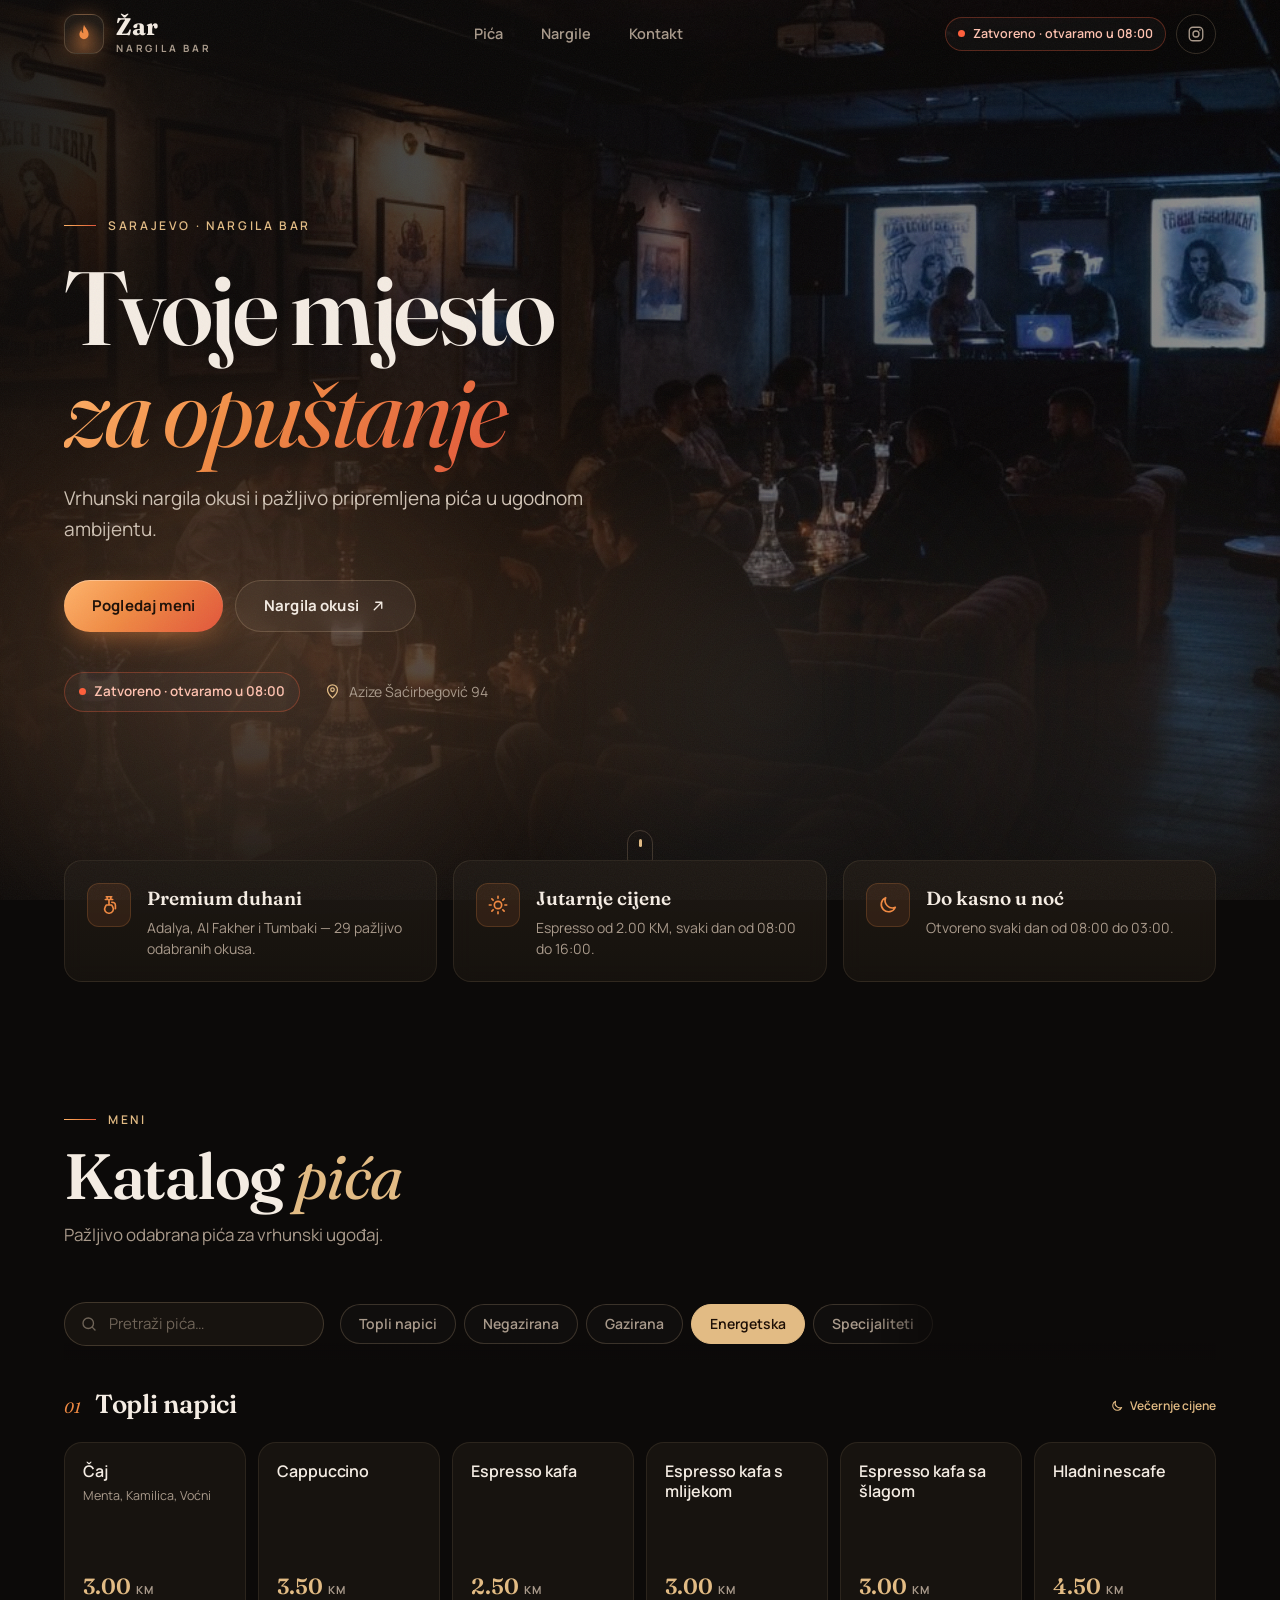
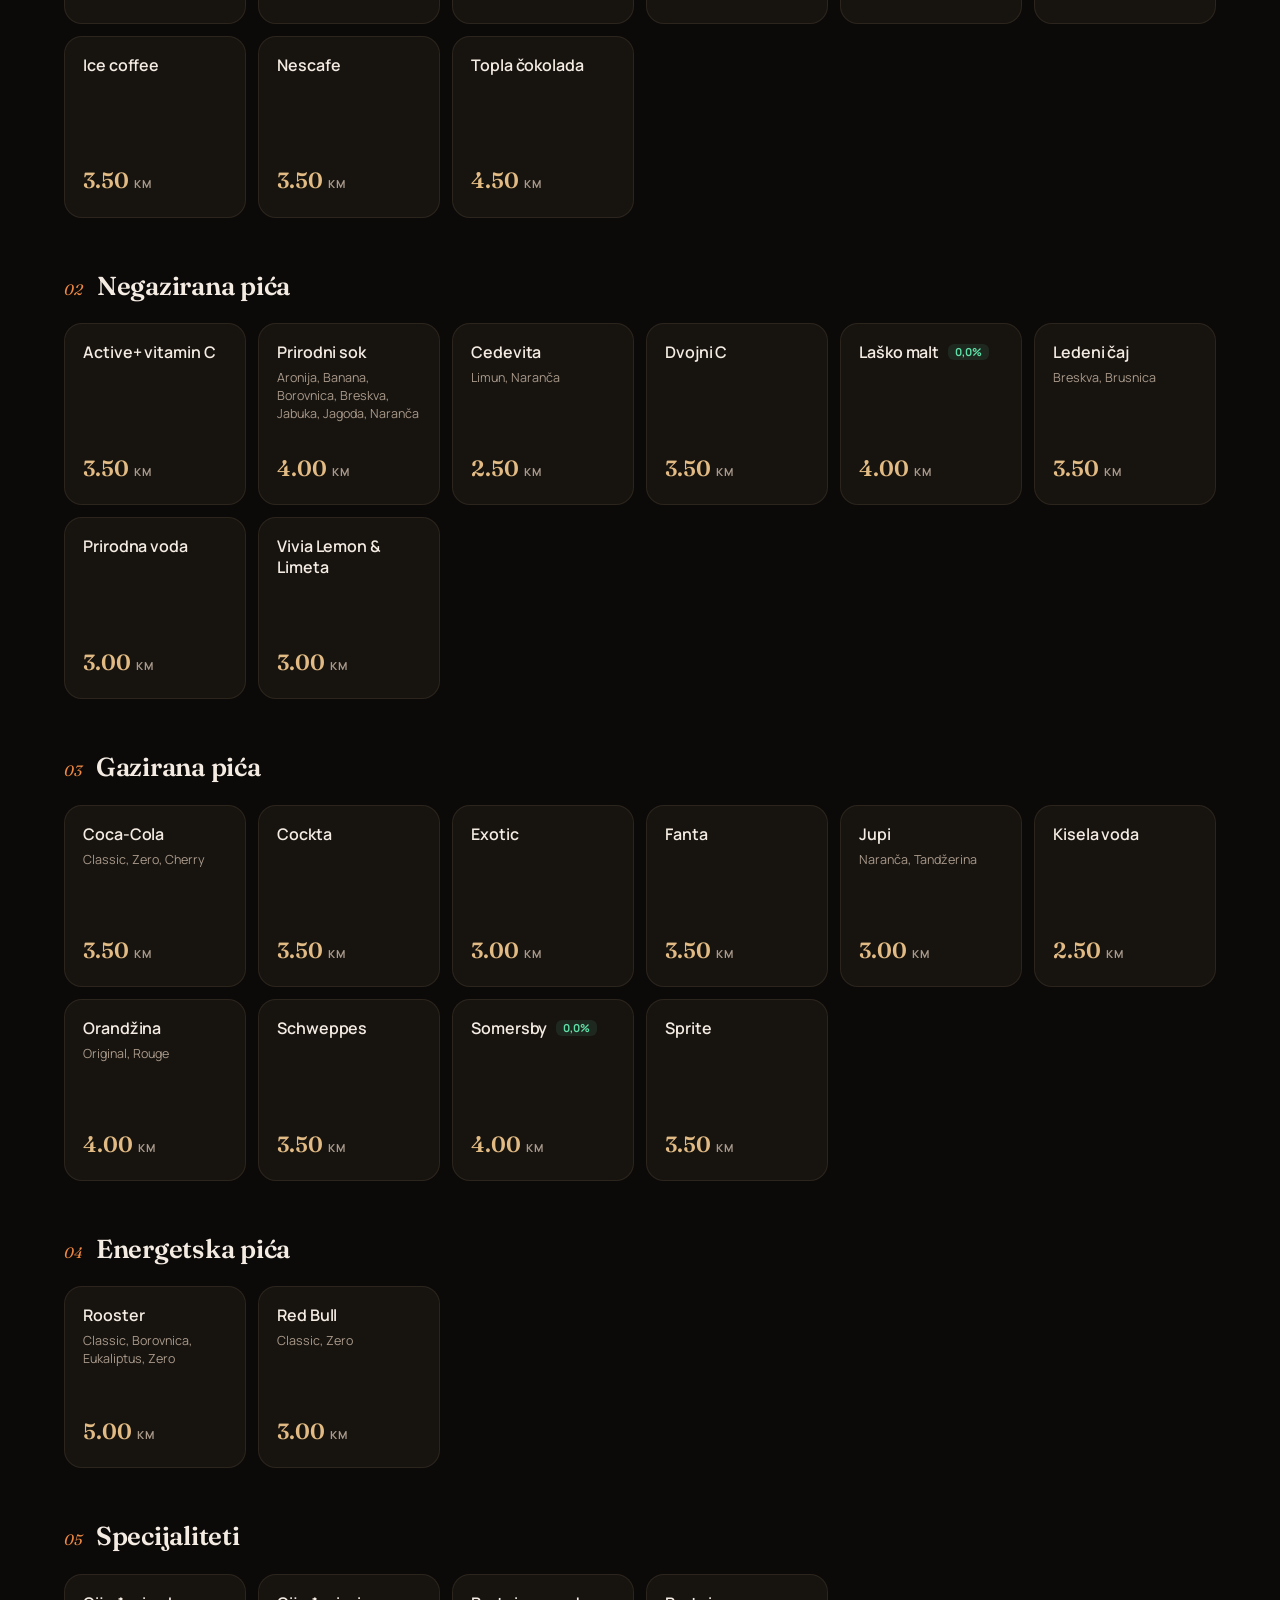
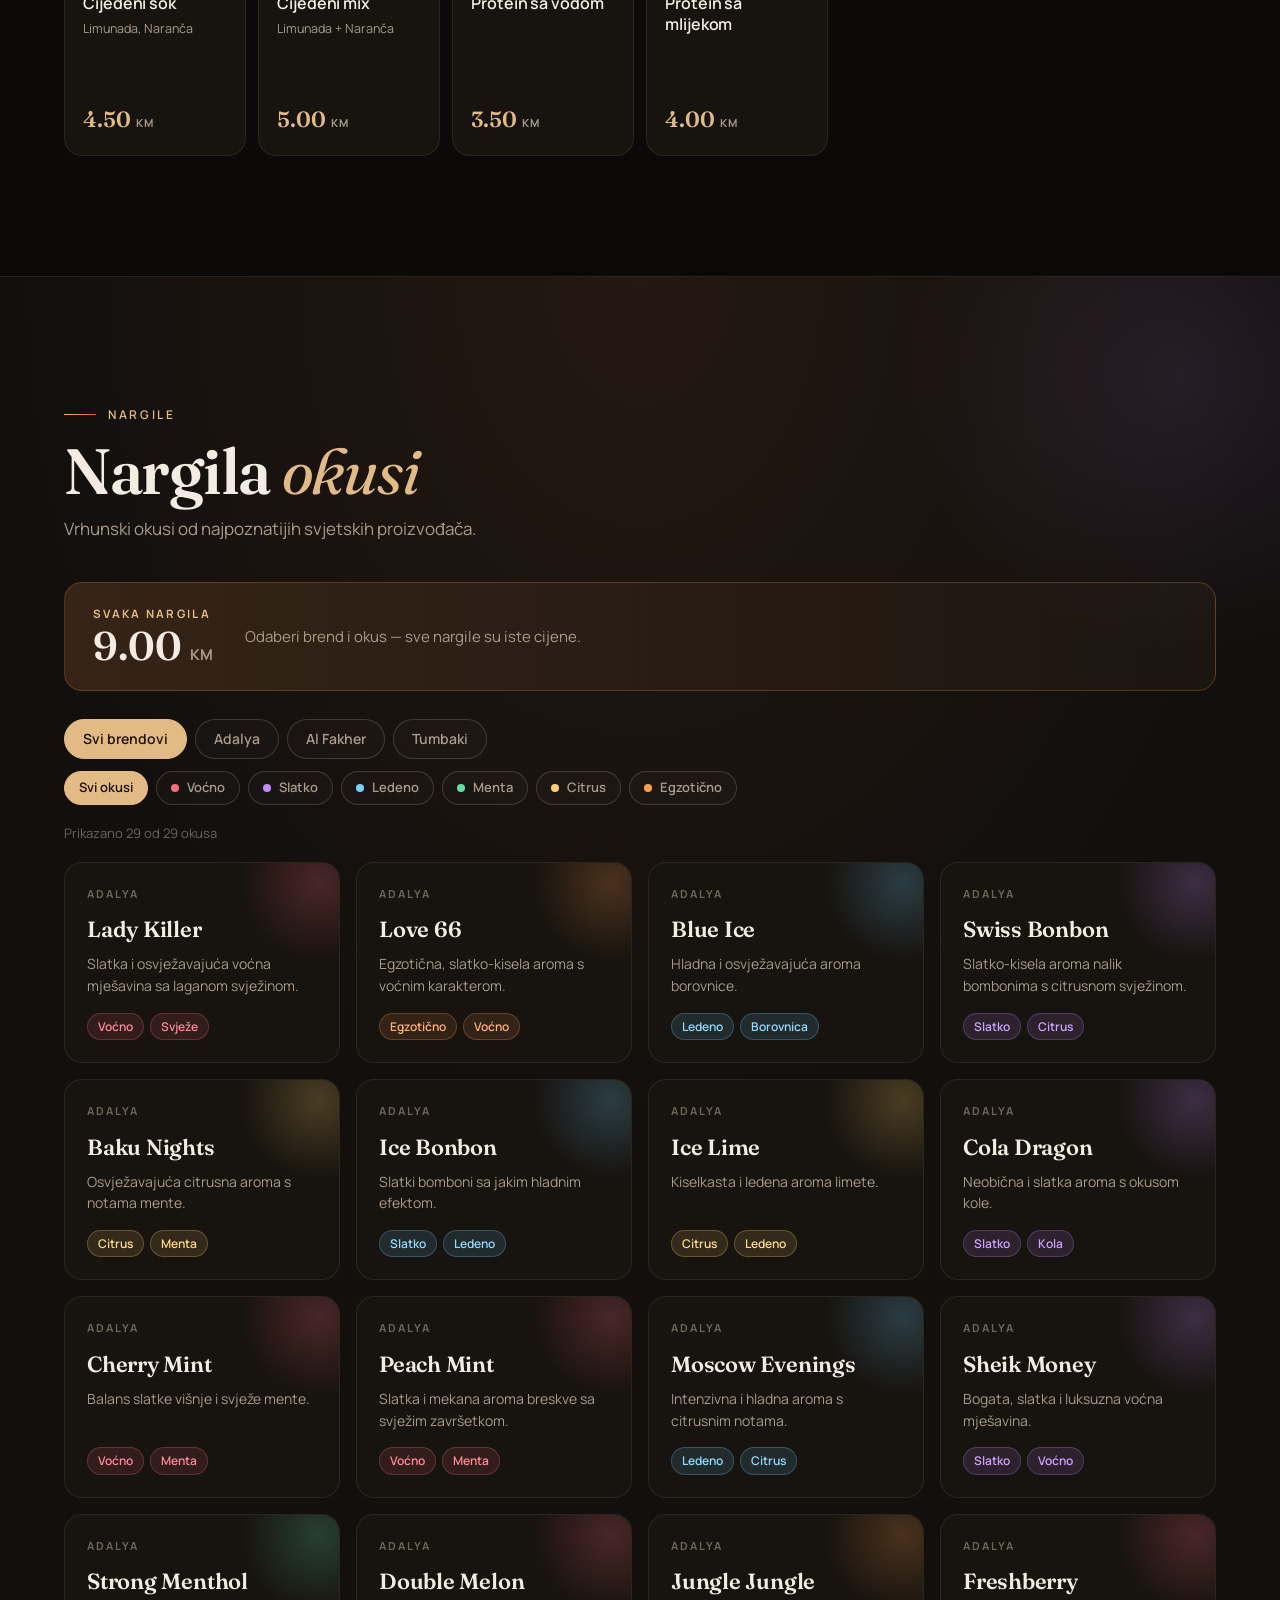
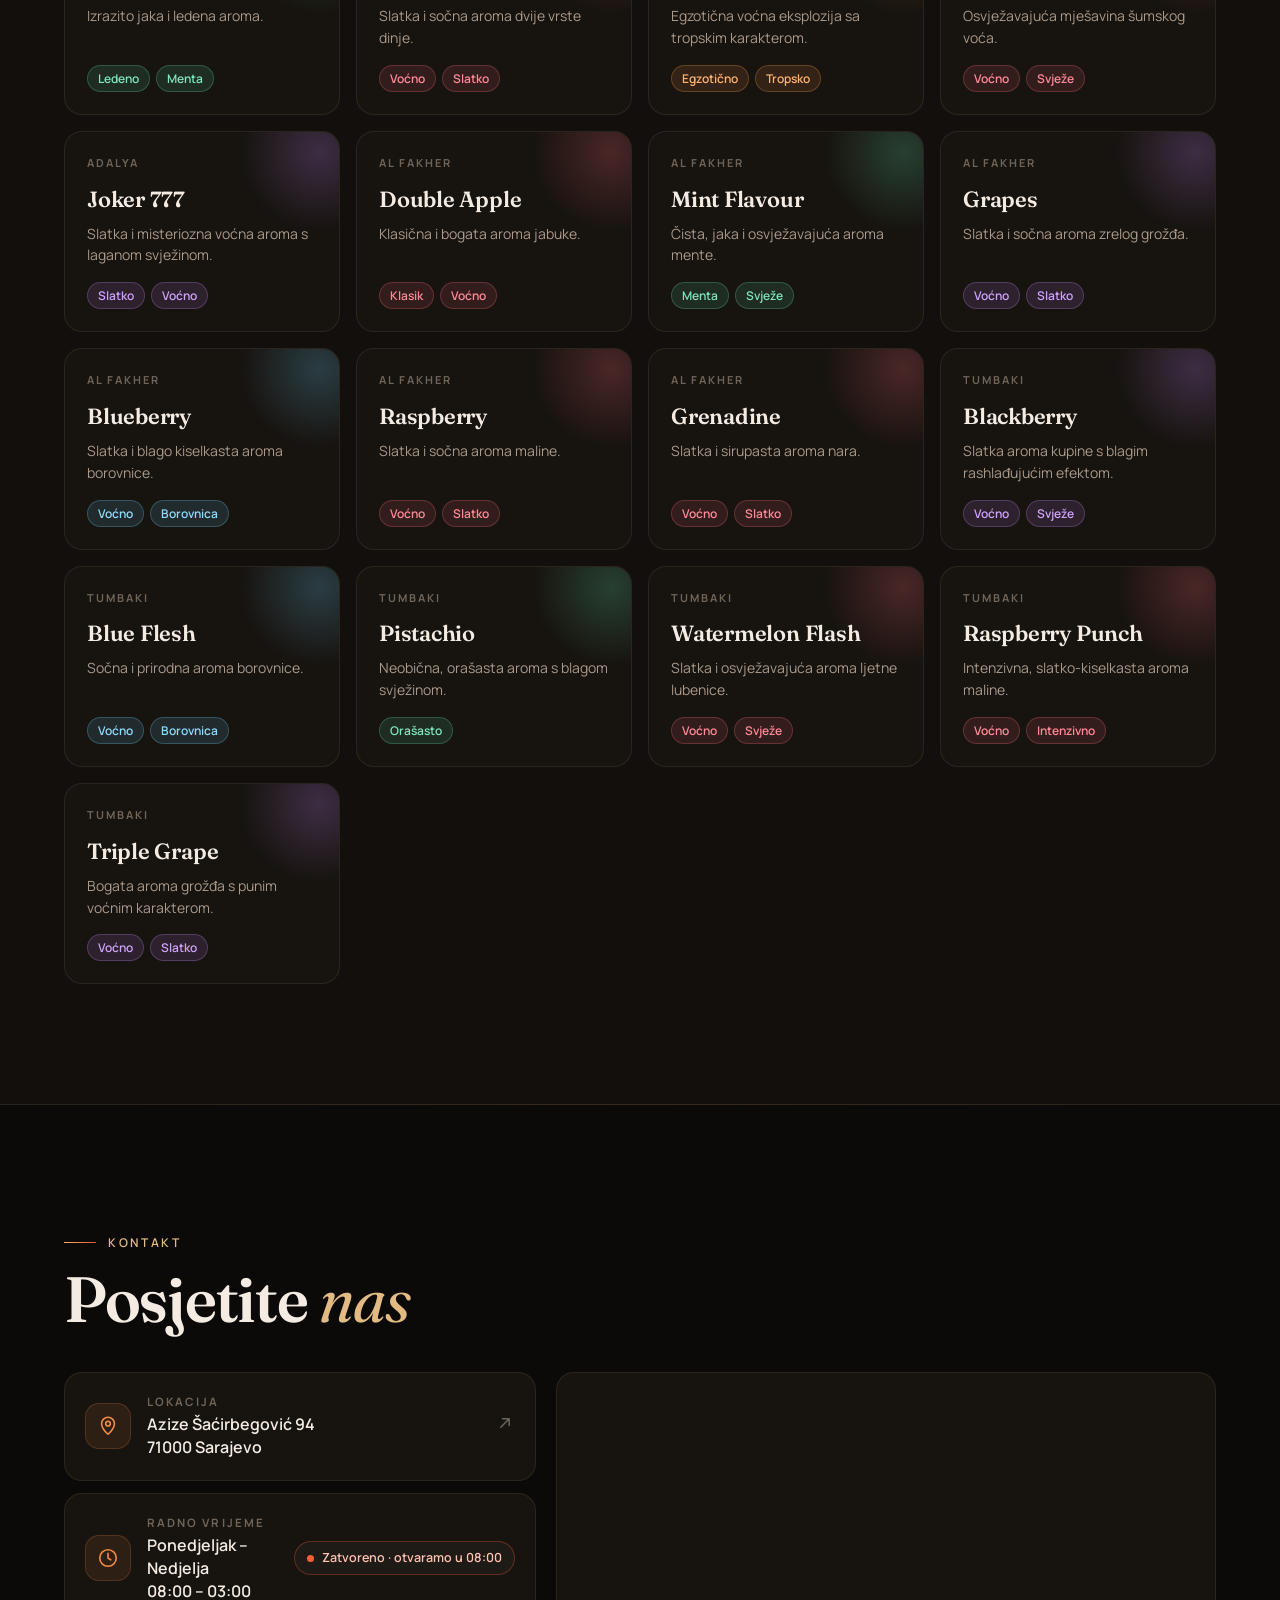
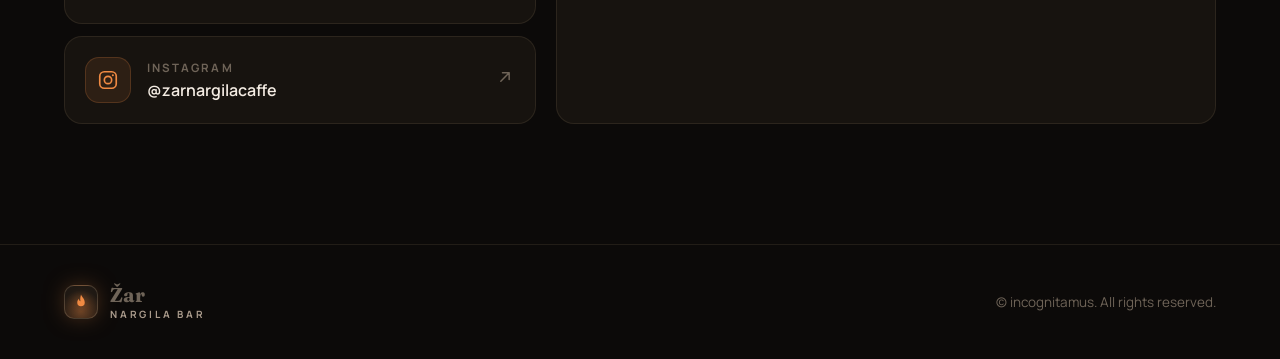
<file: index.html>
<!DOCTYPE html>
<html lang="bs">
<head>
  <meta charset="UTF-8">
  <meta name="viewport" content="width=device-width, initial-scale=1.0, viewport-fit=cover">
  <title>Nargila Bar Žar · Sarajevo — Meni</title>
  <meta name="description" content="Nargila Bar Žar, Sarajevo — premium nargile (Adalya, Al Fakher, Tumbaki) i pažljivo pripremljena pića. Otvoreno svaki dan 08:00–03:00.">
  <meta name="theme-color" content="#0c0a09">
  <meta property="og:title" content="Nargila Bar Žar · Sarajevo">
  <meta property="og:description" content="Premium nargile i pića u ugodnom ambijentu. Pon–Ned 08:00–03:00.">
  <meta property="og:image" content="dark-atmospheric-hookah-lounge-interior-with-ambie.jpg">
  <meta property="og:type" content="website">
  <link rel="icon" href="data:image/svg+xml,%3Csvg xmlns='http://www.w3.org/2000/svg' viewBox='0 0 64 64'%3E%3Crect width='64' height='64' rx='14' fill='%230c0a09'/%3E%3Cpath d='M32 10c3 9 13 14 13 27a13 13 0 0 1-26 0c0-6 3-10 6-13 0 5 2 8 5 9-2-8 0-16 2-23z' fill='%23f08a43'/%3E%3C/svg%3E">
  <link rel="preconnect" href="https://fonts.googleapis.com">
  <link rel="preconnect" href="https://fonts.gstatic.com" crossorigin>
  <link href="https://fonts.googleapis.com/css2?family=Fraunces:ital,opsz,wght@0,9..144,400;0,9..144,600;0,9..144,700;1,9..144,400;1,9..144,600&family=Manrope:wght@400;500;600;700&display=swap" rel="stylesheet">
  <link rel="stylesheet" href="styles.css?v=6">
  <script>document.documentElement.classList.add("js")</script>
  <script type="application/ld+json">
  {
    "@context": "https://schema.org",
    "@type": "BarOrPub",
    "name": "Nargila Bar Žar",
    "image": "dark-atmospheric-hookah-lounge-interior-with-ambie.jpg",
    "address": {
      "@type": "PostalAddress",
      "streetAddress": "Azize Šaćirbegović 94",
      "addressLocality": "Sarajevo",
      "postalCode": "71000",
      "addressCountry": "BA"
    },
    "openingHours": "Mo-Su 08:00-03:00",
    "priceRange": "KM",
    "currenciesAccepted": "BAM",
    "sameAs": ["https://www.instagram.com/zarnargilacaffe"]
  }
  </script>
</head>
<body>

  <!-- SVG icon sprite -->
  <svg width="0" height="0" style="position:absolute" aria-hidden="true">
    <symbol id="i-flame" viewBox="0 0 24 24"><path fill="currentColor" d="M12 2c1.2 3.6 5 5.6 5 10.6A5 5 0 0 1 7 12.6c0-2.3 1.2-3.9 2.3-5 0 2 .8 3.1 2 3.5-.8-3.1 0-6.2.7-9.1z"/></symbol>
    <symbol id="i-pin" viewBox="0 0 24 24"><path fill="none" stroke="currentColor" stroke-width="1.8" stroke-linecap="round" stroke-linejoin="round" d="M12 21s-7-6.2-7-11.5a7 7 0 0 1 14 0C19 14.8 12 21 12 21z"/><circle cx="12" cy="9.5" r="2.5" fill="none" stroke="currentColor" stroke-width="1.8"/></symbol>
    <symbol id="i-clock" viewBox="0 0 24 24"><circle cx="12" cy="12" r="9" fill="none" stroke="currentColor" stroke-width="1.8"/><path fill="none" stroke="currentColor" stroke-width="1.8" stroke-linecap="round" d="M12 7v5l3 2"/></symbol>
    <symbol id="i-insta" viewBox="0 0 24 24"><rect x="3" y="3" width="18" height="18" rx="5" fill="none" stroke="currentColor" stroke-width="1.8"/><circle cx="12" cy="12" r="4" fill="none" stroke="currentColor" stroke-width="1.8"/><circle cx="17.3" cy="6.7" r="1.1" fill="currentColor"/></symbol>
    <symbol id="i-search" viewBox="0 0 24 24"><circle cx="11" cy="11" r="7" fill="none" stroke="currentColor" stroke-width="1.8"/><path stroke="currentColor" stroke-width="1.8" stroke-linecap="round" d="m20 20-3.5-3.5"/></symbol>
    <symbol id="i-cup" viewBox="0 0 24 24"><path fill="none" stroke="currentColor" stroke-width="1.8" stroke-linecap="round" stroke-linejoin="round" d="M4 9h13v5a6 6 0 0 1-6 6h-1a6 6 0 0 1-6-6V9zm13 1h1.5a2.5 2.5 0 0 1 0 5H17M8 2.5c-.6 1 .6 2 0 3M12 2.5c-.6 1 .6 2 0 3"/></symbol>
    <symbol id="i-home" viewBox="0 0 24 24"><path fill="none" stroke="currentColor" stroke-width="1.8" stroke-linecap="round" stroke-linejoin="round" d="M4 10.5 12 4l8 6.5V20a1 1 0 0 1-1 1h-4.5v-6h-5v6H5a1 1 0 0 1-1-1z"/></symbol>
    <symbol id="i-hookah" viewBox="0 0 24 24"><path fill="none" stroke="currentColor" stroke-width="1.8" stroke-linecap="round" stroke-linejoin="round" d="M9 3h6M10 3v3h4V3M8 6h8M12 6v6M9 12h6l1 2a4.5 4.5 0 0 1-4 7 4.5 4.5 0 0 1-4-7zM15 9c2.5 0 4 1.2 4 3.5V16"/></symbol>
    <symbol id="i-arrow" viewBox="0 0 24 24"><path fill="none" stroke="currentColor" stroke-width="1.8" stroke-linecap="round" stroke-linejoin="round" d="M7 17 17 7M9 7h8v8"/></symbol>
    <symbol id="i-snow" viewBox="0 0 24 24"><path fill="none" stroke="currentColor" stroke-width="1.8" stroke-linecap="round" d="M12 3v18M4.2 7.5l15.6 9M4.2 16.5l15.6-9M9.5 4.5 12 7l2.5-2.5M9.5 19.5 12 17l2.5 2.5"/></symbol>
    <symbol id="i-sun" viewBox="0 0 24 24"><circle cx="12" cy="12" r="4" fill="none" stroke="currentColor" stroke-width="1.8"/><path stroke="currentColor" stroke-width="1.8" stroke-linecap="round" d="M12 2.5v2M12 19.5v2M2.5 12h2M19.5 12h2M5.3 5.3l1.4 1.4M17.3 17.3l1.4 1.4M5.3 18.7l1.4-1.4M17.3 6.7l1.4-1.4"/></symbol>
    <symbol id="i-moon" viewBox="0 0 24 24"><path fill="none" stroke="currentColor" stroke-width="1.8" stroke-linejoin="round" d="M20 14.5A8 8 0 0 1 9.5 4a8 8 0 1 0 10.5 10.5z"/></symbol>
  </svg>

  <!-- Header -->
  <header class="header" id="header">
    <div class="container header-inner">
      <a href="#home" class="brand" aria-label="Nargila Bar Žar — početna">
        <span class="brand-mark"><svg><use href="#i-flame"/></svg></span>
        <span class="brand-text">
          <span class="brand-name">Žar</span>
          <span class="brand-sub">Nargila Bar</span>
        </span>
      </a>
      <nav class="nav" aria-label="Glavna navigacija">
        <a href="#drinks">Pića</a>
        <a href="#hookah">Nargile</a>
        <a href="#contact">Kontakt</a>
      </nav>
      <div class="header-actions">
        <span class="status" data-status><span class="status-dot"></span><span class="status-text">Pon–Ned 08–03</span></span>
        <a class="icon-btn" href="https://www.instagram.com/zarnargilacaffe" target="_blank" rel="noopener" aria-label="Instagram">
          <svg><use href="#i-insta"/></svg>
        </a>
      </div>
    </div>
  </header>

  <main>
    <!-- Hero -->
    <section id="home" class="hero">
      <div class="hero-bg" aria-hidden="true"></div>
      <div class="hero-smoke" aria-hidden="true"><span></span><span></span><span></span></div>
      <div class="hero-embers" aria-hidden="true">
        <i></i><i></i><i></i><i></i><i></i><i></i><i></i><i></i><i></i><i></i><i></i><i></i>
      </div>
      <div class="container hero-content">
        <p class="eyebrow reveal"><span class="line"></span>Sarajevo · Nargila Bar</p>
        <h1 class="hero-title reveal">Tvoje mjesto<br><em>za opuštanje</em></h1>
        <p class="hero-sub reveal">Vrhunski nargila okusi i pažljivo pripremljena pića u ugodnom ambijentu.</p>
        <div class="hero-cta reveal">
          <a href="#drinks" class="btn btn-primary">Pogledaj meni</a>
          <a href="#hookah" class="btn btn-ghost">Nargila okusi <svg><use href="#i-arrow"/></svg></a>
        </div>
        <ul class="hero-meta reveal">
          <li><span class="status status-lg" data-status><span class="status-dot"></span><span class="status-text">Pon–Ned 08:00–03:00</span></span></li>
          <li><svg><use href="#i-pin"/></svg>Azize Šaćirbegović 94</li>
        </ul>
      </div>
      <a href="#highlights" class="scroll-cue" aria-label="Skrolaj dolje"><span></span></a>
    </section>

    <!-- Highlights -->
    <section id="highlights" class="highlights">
      <div class="container highlights-grid">
        <article class="highlight reveal">
          <span class="highlight-icon"><svg><use href="#i-hookah"/></svg></span>
          <div>
            <h2>Premium duhani</h2>
            <p>Adalya, Al Fakher i Tumbaki — 29 pažljivo odabranih okusa.</p>
          </div>
        </article>
        <article class="highlight reveal">
          <span class="highlight-icon"><svg><use href="#i-sun"/></svg></span>
          <div>
            <h2>Jutarnje cijene</h2>
            <p>Espresso od 2.00 KM, svaki dan od 08:00 do 16:00.</p>
          </div>
        </article>
        <article class="highlight reveal">
          <span class="highlight-icon"><svg><use href="#i-moon"/></svg></span>
          <div>
            <h2>Do kasno u noć</h2>
            <p>Otvoreno svaki dan od 08:00 do 03:00.</p>
          </div>
        </article>
      </div>
    </section>

    <!-- Drinks -->
    <section id="drinks" class="section">
      <div class="container">
        <header class="section-head reveal">
          <p class="eyebrow"><span class="line"></span>Meni</p>
          <h2 class="section-title">Katalog <em>pića</em></h2>
          <p class="section-sub">Pažljivo odabrana pića za vrhunski ugođaj.</p>
        </header>

        <div class="menu-toolbar" id="drinks-toolbar">
          <label class="search">
            <svg><use href="#i-search"/></svg>
            <input type="search" id="drink-search" placeholder="Pretraži pića…" autocomplete="off" aria-label="Pretraži pića">
          </label>
          <nav class="chips chips-scroll" aria-label="Kategorije pića">
            <a class="chip is-active" href="#cat-topli">Topli napici</a>
            <a class="chip" href="#cat-negazirana">Negazirana</a>
            <a class="chip" href="#cat-gazirana">Gazirana</a>
            <a class="chip" href="#cat-energetska">Energetska</a>
            <a class="chip" href="#cat-specijaliteti">Specijaliteti</a>
          </nav>
        </div>

        <div class="menu" id="drink-menu">

          <section class="category" id="cat-topli">
            <header class="category-head">
              <span class="category-num">01</span>
              <h3>Topli napici</h3>
              <span class="daypart" data-daypart></span>
            </header>
            <div class="items">
              <article class="item">
                <div class="item-head"><h4>Čaj</h4><span class="leader"></span><span class="item-price">3.00 <small>KM</small></span></div>
                <p class="variants"><span>Menta</span><span>Kamilica</span><span>Voćni</span></p>
              </article>
              <article class="item">
                <div class="item-head"><h4>Cappuccino</h4><span class="leader"></span><span class="item-price">3.50 <small>KM</small></span></div>
              </article>
              <article class="item" data-time-price data-morning="2.00" data-evening="2.50">
                <div class="item-head"><h4>Espresso kafa</h4><span class="leader"></span><span class="item-price">2.00 <small>KM</small></span></div>
              </article>
              <article class="item" data-time-price data-morning="2.50" data-evening="3.00">
                <div class="item-head"><h4>Espresso kafa s mlijekom</h4><span class="leader"></span><span class="item-price">2.50 <small>KM</small></span></div>
              </article>
              <article class="item">
                <div class="item-head"><h4>Espresso kafa sa šlagom</h4><span class="leader"></span><span class="item-price">3.00 <small>KM</small></span></div>
              </article>
              <article class="item">
                <div class="item-head"><h4>Hladni nescafe</h4><span class="leader"></span><span class="item-price">4.50 <small>KM</small></span></div>
              </article>
              <article class="item">
                <div class="item-head"><h4>Ice coffee</h4><span class="leader"></span><span class="item-price">3.50 <small>KM</small></span></div>
              </article>
              <article class="item">
                <div class="item-head"><h4>Nescafe</h4><span class="leader"></span><span class="item-price">3.50 <small>KM</small></span></div>
              </article>
              <article class="item">
                <div class="item-head"><h4>Topla čokolada</h4><span class="leader"></span><span class="item-price">4.50 <small>KM</small></span></div>
              </article>
            </div>
          </section>

          <section class="category" id="cat-negazirana">
            <header class="category-head">
              <span class="category-num">02</span>
              <h3>Negazirana pića</h3>
            </header>
            <div class="items">
              <article class="item">
                <div class="item-head"><h4>Active+ vitamin C</h4><span class="leader"></span><span class="item-price">3.50 <small>KM</small></span></div>
              </article>
              <article class="item">
                <div class="item-head"><h4>Prirodni sok</h4><span class="leader"></span><span class="item-price">4.00 <small>KM</small></span></div>
                <p class="variants"><span>Aronija</span><span>Banana</span><span>Borovnica</span><span>Breskva</span><span>Jabuka</span><span>Jagoda</span><span>Naranča</span></p>
              </article>
              <article class="item">
                <div class="item-head"><h4>Cedevita</h4><span class="leader"></span><span class="item-price">2.50 <small>KM</small></span></div>
                <p class="variants"><span>Limun</span><span>Naranča</span></p>
              </article>
              <article class="item">
                <div class="item-head"><h4>Dvojni C</h4><span class="leader"></span><span class="item-price">3.50 <small>KM</small></span></div>
              </article>
              <article class="item">
                <div class="item-head"><h4>Laško malt <span class="tag-soft">0,0%</span></h4><span class="leader"></span><span class="item-price">4.00 <small>KM</small></span></div>
              </article>
              <article class="item">
                <div class="item-head"><h4>Ledeni čaj</h4><span class="leader"></span><span class="item-price">3.50 <small>KM</small></span></div>
                <p class="variants"><span>Breskva</span><span>Brusnica</span></p>
              </article>
              <article class="item">
                <div class="item-head"><h4>Prirodna voda</h4><span class="leader"></span><span class="item-price">3.00 <small>KM</small></span></div>
              </article>
              <article class="item">
                <div class="item-head"><h4>Vivia Lemon &amp; Limeta</h4><span class="leader"></span><span class="item-price">3.00 <small>KM</small></span></div>
              </article>
            </div>
          </section>

          <section class="category" id="cat-gazirana">
            <header class="category-head">
              <span class="category-num">03</span>
              <h3>Gazirana pića</h3>
            </header>
            <div class="items">
              <article class="item">
                <div class="item-head"><h4>Coca-Cola</h4><span class="leader"></span><span class="item-price">3.50 <small>KM</small></span></div>
                <p class="variants"><span>Classic</span><span>Zero</span><span>Cherry</span></p>
              </article>
              <article class="item">
                <div class="item-head"><h4>Cockta</h4><span class="leader"></span><span class="item-price">3.50 <small>KM</small></span></div>
              </article>
              <article class="item">
                <div class="item-head"><h4>Exotic</h4><span class="leader"></span><span class="item-price">3.00 <small>KM</small></span></div>
              </article>
              <article class="item">
                <div class="item-head"><h4>Fanta</h4><span class="leader"></span><span class="item-price">3.50 <small>KM</small></span></div>
              </article>
              <article class="item">
                <div class="item-head"><h4>Jupi</h4><span class="leader"></span><span class="item-price">3.00 <small>KM</small></span></div>
                <p class="variants"><span>Naranča</span><span>Tandžerina</span></p>
              </article>
              <article class="item">
                <div class="item-head"><h4>Kisela voda</h4><span class="leader"></span><span class="item-price">2.50 <small>KM</small></span></div>
              </article>
              <article class="item">
                <div class="item-head"><h4>Orandžina</h4><span class="leader"></span><span class="item-price">4.00 <small>KM</small></span></div>
                <p class="variants"><span>Original</span><span>Rouge</span></p>
              </article>
              <article class="item">
                <div class="item-head"><h4>Schweppes</h4><span class="leader"></span><span class="item-price">3.50 <small>KM</small></span></div>
              </article>
              <article class="item">
                <div class="item-head"><h4>Somersby <span class="tag-soft">0,0%</span></h4><span class="leader"></span><span class="item-price">4.00 <small>KM</small></span></div>
              </article>
              <article class="item">
                <div class="item-head"><h4>Sprite</h4><span class="leader"></span><span class="item-price">3.50 <small>KM</small></span></div>
              </article>
            </div>
          </section>

          <section class="category" id="cat-energetska">
            <header class="category-head">
              <span class="category-num">04</span>
              <h3>Energetska pića</h3>
            </header>
            <div class="items">
              <article class="item">
                <div class="item-head"><h4>Rooster</h4><span class="leader"></span><span class="item-price">5.00 <small>KM</small></span></div>
                <p class="variants"><span>Classic</span><span>Borovnica</span><span>Eukaliptus</span><span>Zero</span></p>
              </article>
              <article class="item">
                <div class="item-head"><h4>Red Bull</h4><span class="leader"></span><span class="item-price">3.00 <small>KM</small></span></div>
                <p class="variants"><span>Classic</span><span>Zero</span></p>
              </article>
            </div>
          </section>

          <section class="category" id="cat-specijaliteti">
            <header class="category-head">
              <span class="category-num">05</span>
              <h3>Specijaliteti</h3>
            </header>
            <div class="items">
              <article class="item">
                <div class="item-head"><h4>Cijeđeni sok</h4><span class="leader"></span><span class="item-price">4.50 <small>KM</small></span></div>
                <p class="variants"><span>Limunada</span><span>Naranča</span></p>
              </article>
              <article class="item">
                <div class="item-head"><h4>Cijeđeni mix</h4><span class="leader"></span><span class="item-price">5.00 <small>KM</small></span></div>
                <p class="variants"><span>Limunada + Naranča</span></p>
              </article>
              <article class="item">
                <div class="item-head"><h4>Protein sa vodom</h4><span class="leader"></span><span class="item-price">3.50 <small>KM</small></span></div>
              </article>
              <article class="item">
                <div class="item-head"><h4>Protein sa mlijekom</h4><span class="leader"></span><span class="item-price">4.00 <small>KM</small></span></div>
              </article>
            </div>
          </section>

          <p class="empty" id="drink-empty" hidden>Nema pića koja odgovaraju pretrazi.</p>
        </div>
      </div>
    </section>

    <!-- Hookah -->
    <section id="hookah" class="section section-hookah">
      <div class="hookah-glow" aria-hidden="true"></div>
      <div class="container">
        <header class="section-head reveal">
          <p class="eyebrow"><span class="line"></span>Nargile</p>
          <h2 class="section-title">Nargila <em>okusi</em></h2>
          <p class="section-sub">Vrhunski okusi od najpoznatijih svjetskih proizvođača.</p>
        </header>

        <div class="price-banner reveal">
          <div>
            <span class="price-banner-label">Svaka nargila</span>
            <span class="price-banner-value">9.00 <small>KM</small></span>
          </div>
          <p>Odaberi brend i okus — sve nargile su iste cijene.</p>
        </div>

        <div class="filters">
          <div class="chips" role="group" aria-label="Brend">
            <button class="chip is-active" data-brand="all" aria-pressed="true">Svi brendovi</button>
            <button class="chip" data-brand="adalya" aria-pressed="false">Adalya</button>
            <button class="chip" data-brand="alfakher" aria-pressed="false">Al Fakher</button>
            <button class="chip" data-brand="tumbaki" aria-pressed="false">Tumbaki</button>
          </div>
          <div class="chips chips-flavor" role="group" aria-label="Profil okusa">
            <button class="chip chip-sm is-active" data-flavor="all" aria-pressed="true">Svi okusi</button>
            <button class="chip chip-sm" data-flavor="fruit" aria-pressed="false"><i class="dot hue-fruit"></i>Voćno</button>
            <button class="chip chip-sm" data-flavor="sweet" aria-pressed="false"><i class="dot hue-sweet"></i>Slatko</button>
            <button class="chip chip-sm" data-flavor="ice" aria-pressed="false"><i class="dot hue-ice"></i>Ledeno</button>
            <button class="chip chip-sm" data-flavor="mint" aria-pressed="false"><i class="dot hue-mint"></i>Menta</button>
            <button class="chip chip-sm" data-flavor="citrus" aria-pressed="false"><i class="dot hue-citrus"></i>Citrus</button>
            <button class="chip chip-sm" data-flavor="exotic" aria-pressed="false"><i class="dot hue-exotic"></i>Egzotično</button>
          </div>
        </div>

        <p class="result-count" id="flavor-count" aria-live="polite"></p>

        <div class="flavors" id="flavors">
          <!-- Adalya -->
          <article class="flavor hue-fruit" data-brand="adalya" data-tags="fruit ice">
            <span class="flavor-brand">Adalya</span>
            <h4>Lady Killer</h4>
            <p>Slatka i osvježavajuća voćna mješavina sa laganom svježinom.</p>
            <ul class="tags"><li>Voćno</li><li>Svježe</li></ul>
          </article>
          <article class="flavor hue-exotic" data-brand="adalya" data-tags="exotic fruit">
            <span class="flavor-brand">Adalya</span>
            <h4>Love 66</h4>
            <p>Egzotična, slatko-kisela aroma s voćnim karakterom.</p>
            <ul class="tags"><li>Egzotično</li><li>Voćno</li></ul>
          </article>
          <article class="flavor hue-ice" data-brand="adalya" data-tags="ice fruit">
            <span class="flavor-brand">Adalya</span>
            <h4>Blue Ice</h4>
            <p>Hladna i osvježavajuća aroma borovnice.</p>
            <ul class="tags"><li>Ledeno</li><li>Borovnica</li></ul>
          </article>
          <article class="flavor hue-sweet" data-brand="adalya" data-tags="sweet citrus">
            <span class="flavor-brand">Adalya</span>
            <h4>Swiss Bonbon</h4>
            <p>Slatko-kisela aroma nalik bombonima s citrusnom svježinom.</p>
            <ul class="tags"><li>Slatko</li><li>Citrus</li></ul>
          </article>
          <article class="flavor hue-citrus" data-brand="adalya" data-tags="citrus mint">
            <span class="flavor-brand">Adalya</span>
            <h4>Baku Nights</h4>
            <p>Osvježavajuća citrusna aroma s notama mente.</p>
            <ul class="tags"><li>Citrus</li><li>Menta</li></ul>
          </article>
          <article class="flavor hue-ice" data-brand="adalya" data-tags="sweet ice">
            <span class="flavor-brand">Adalya</span>
            <h4>Ice Bonbon</h4>
            <p>Slatki bomboni sa jakim hladnim efektom.</p>
            <ul class="tags"><li>Slatko</li><li>Ledeno</li></ul>
          </article>
          <article class="flavor hue-citrus" data-brand="adalya" data-tags="citrus ice">
            <span class="flavor-brand">Adalya</span>
            <h4>Ice Lime</h4>
            <p>Kiselkasta i ledena aroma limete.</p>
            <ul class="tags"><li>Citrus</li><li>Ledeno</li></ul>
          </article>
          <article class="flavor hue-sweet" data-brand="adalya" data-tags="sweet">
            <span class="flavor-brand">Adalya</span>
            <h4>Cola Dragon</h4>
            <p>Neobična i slatka aroma s okusom kole.</p>
            <ul class="tags"><li>Slatko</li><li>Kola</li></ul>
          </article>
          <article class="flavor hue-fruit" data-brand="adalya" data-tags="fruit mint">
            <span class="flavor-brand">Adalya</span>
            <h4>Cherry Mint</h4>
            <p>Balans slatke višnje i svježe mente.</p>
            <ul class="tags"><li>Voćno</li><li>Menta</li></ul>
          </article>
          <article class="flavor hue-fruit" data-brand="adalya" data-tags="fruit mint">
            <span class="flavor-brand">Adalya</span>
            <h4>Peach Mint</h4>
            <p>Slatka i mekana aroma breskve sa svježim završetkom.</p>
            <ul class="tags"><li>Voćno</li><li>Menta</li></ul>
          </article>
          <article class="flavor hue-ice" data-brand="adalya" data-tags="ice citrus">
            <span class="flavor-brand">Adalya</span>
            <h4>Moscow Evenings</h4>
            <p>Intenzivna i hladna aroma s citrusnim notama.</p>
            <ul class="tags"><li>Ledeno</li><li>Citrus</li></ul>
          </article>
          <article class="flavor hue-sweet" data-brand="adalya" data-tags="sweet fruit">
            <span class="flavor-brand">Adalya</span>
            <h4>Sheik Money</h4>
            <p>Bogata, slatka i luksuzna voćna mješavina.</p>
            <ul class="tags"><li>Slatko</li><li>Voćno</li></ul>
          </article>
          <article class="flavor hue-mint" data-brand="adalya" data-tags="ice mint">
            <span class="flavor-brand">Adalya</span>
            <h4>Strong Menthol</h4>
            <p>Izrazito jaka i ledena aroma.</p>
            <ul class="tags"><li>Ledeno</li><li>Menta</li></ul>
          </article>
          <article class="flavor hue-fruit" data-brand="adalya" data-tags="fruit sweet">
            <span class="flavor-brand">Adalya</span>
            <h4>Double Melon</h4>
            <p>Slatka i sočna aroma dvije vrste dinje.</p>
            <ul class="tags"><li>Voćno</li><li>Slatko</li></ul>
          </article>
          <article class="flavor hue-exotic" data-brand="adalya" data-tags="exotic fruit">
            <span class="flavor-brand">Adalya</span>
            <h4>Jungle Jungle</h4>
            <p>Egzotična voćna eksplozija sa tropskim karakterom.</p>
            <ul class="tags"><li>Egzotično</li><li>Tropsko</li></ul>
          </article>
          <article class="flavor hue-fruit" data-brand="adalya" data-tags="fruit ice">
            <span class="flavor-brand">Adalya</span>
            <h4>Freshberry</h4>
            <p>Osvježavajuća mješavina šumskog voća.</p>
            <ul class="tags"><li>Voćno</li><li>Svježe</li></ul>
          </article>
          <article class="flavor hue-sweet" data-brand="adalya" data-tags="sweet fruit">
            <span class="flavor-brand">Adalya</span>
            <h4>Joker 777</h4>
            <p>Slatka i misteriozna voćna aroma s laganom svježinom.</p>
            <ul class="tags"><li>Slatko</li><li>Voćno</li></ul>
          </article>

          <!-- Al Fakher -->
          <article class="flavor hue-fruit" data-brand="alfakher" data-tags="fruit">
            <span class="flavor-brand">Al Fakher</span>
            <h4>Double Apple</h4>
            <p>Klasična i bogata aroma jabuke.</p>
            <ul class="tags"><li>Klasik</li><li>Voćno</li></ul>
          </article>
          <article class="flavor hue-mint" data-brand="alfakher" data-tags="mint ice">
            <span class="flavor-brand">Al Fakher</span>
            <h4>Mint Flavour</h4>
            <p>Čista, jaka i osvježavajuća aroma mente.</p>
            <ul class="tags"><li>Menta</li><li>Svježe</li></ul>
          </article>
          <article class="flavor hue-sweet" data-brand="alfakher" data-tags="fruit sweet">
            <span class="flavor-brand">Al Fakher</span>
            <h4>Grapes</h4>
            <p>Slatka i sočna aroma zrelog grožđa.</p>
            <ul class="tags"><li>Voćno</li><li>Slatko</li></ul>
          </article>
          <article class="flavor hue-ice" data-brand="alfakher" data-tags="fruit">
            <span class="flavor-brand">Al Fakher</span>
            <h4>Blueberry</h4>
            <p>Slatka i blago kiselkasta aroma borovnice.</p>
            <ul class="tags"><li>Voćno</li><li>Borovnica</li></ul>
          </article>
          <article class="flavor hue-fruit" data-brand="alfakher" data-tags="fruit sweet">
            <span class="flavor-brand">Al Fakher</span>
            <h4>Raspberry</h4>
            <p>Slatka i sočna aroma maline.</p>
            <ul class="tags"><li>Voćno</li><li>Slatko</li></ul>
          </article>
          <article class="flavor hue-fruit" data-brand="alfakher" data-tags="fruit sweet">
            <span class="flavor-brand">Al Fakher</span>
            <h4>Grenadine</h4>
            <p>Slatka i sirupasta aroma nara.</p>
            <ul class="tags"><li>Voćno</li><li>Slatko</li></ul>
          </article>

          <!-- Tumbaki -->
          <article class="flavor hue-sweet" data-brand="tumbaki" data-tags="fruit ice">
            <span class="flavor-brand">Tumbaki</span>
            <h4>Blackberry</h4>
            <p>Slatka aroma kupine s blagim rashlađujućim efektom.</p>
            <ul class="tags"><li>Voćno</li><li>Svježe</li></ul>
          </article>
          <article class="flavor hue-ice" data-brand="tumbaki" data-tags="fruit">
            <span class="flavor-brand">Tumbaki</span>
            <h4>Blue Flesh</h4>
            <p>Sočna i prirodna aroma borovnice.</p>
            <ul class="tags"><li>Voćno</li><li>Borovnica</li></ul>
          </article>
          <article class="flavor hue-mint" data-brand="tumbaki" data-tags="sweet">
            <span class="flavor-brand">Tumbaki</span>
            <h4>Pistachio</h4>
            <p>Neobična, orašasta aroma s blagom svježinom.</p>
            <ul class="tags"><li>Orašasto</li></ul>
          </article>
          <article class="flavor hue-fruit" data-brand="tumbaki" data-tags="fruit ice">
            <span class="flavor-brand">Tumbaki</span>
            <h4>Watermelon Flash</h4>
            <p>Slatka i osvježavajuća aroma ljetne lubenice.</p>
            <ul class="tags"><li>Voćno</li><li>Svježe</li></ul>
          </article>
          <article class="flavor hue-fruit" data-brand="tumbaki" data-tags="fruit">
            <span class="flavor-brand">Tumbaki</span>
            <h4>Raspberry Punch</h4>
            <p>Intenzivna, slatko-kiselkasta aroma maline.</p>
            <ul class="tags"><li>Voćno</li><li>Intenzivno</li></ul>
          </article>
          <article class="flavor hue-sweet" data-brand="tumbaki" data-tags="fruit sweet">
            <span class="flavor-brand">Tumbaki</span>
            <h4>Triple Grape</h4>
            <p>Bogata aroma grožđa s punim voćnim karakterom.</p>
            <ul class="tags"><li>Voćno</li><li>Slatko</li></ul>
          </article>
        </div>
        <p class="empty" id="flavor-empty" hidden>Nema okusa za odabrani filter.</p>
      </div>
    </section>

    <!-- Contact -->
    <section id="contact" class="section">
      <div class="container">
        <header class="section-head reveal">
          <p class="eyebrow"><span class="line"></span>Kontakt</p>
          <h2 class="section-title">Posjetite <em>nas</em></h2>
        </header>

        <div class="contact">
          <div class="contact-cards">
            <a class="contact-card reveal" href="https://www.google.com/maps/search/?api=1&amp;query=Azize+%C5%A0a%C4%87irbegovi%C4%87+94+Sarajevo" target="_blank" rel="noopener">
              <span class="contact-icon"><svg><use href="#i-pin"/></svg></span>
              <span class="contact-body">
                <span class="contact-label">Lokacija</span>
                <span class="contact-value">Azize Šaćirbegović 94<br>71000 Sarajevo</span>
              </span>
              <span class="contact-go"><svg><use href="#i-arrow"/></svg></span>
            </a>
            <div class="contact-card reveal">
              <span class="contact-icon"><svg><use href="#i-clock"/></svg></span>
              <span class="contact-body">
                <span class="contact-label">Radno vrijeme</span>
                <span class="contact-value">Ponedjeljak – Nedjelja<br>08:00 – 03:00</span>
              </span>
              <span class="status" data-status><span class="status-dot"></span><span class="status-text"></span></span>
            </div>
            <a class="contact-card reveal" href="https://www.instagram.com/zarnargilacaffe" target="_blank" rel="noopener">
              <span class="contact-icon"><svg><use href="#i-insta"/></svg></span>
              <span class="contact-body">
                <span class="contact-label">Instagram</span>
                <span class="contact-value">@zarnargilacaffe</span>
              </span>
              <span class="contact-go"><svg><use href="#i-arrow"/></svg></span>
            </a>
          </div>
          <div class="map reveal">
            <iframe title="Mapa — Nargila Bar Žar" loading="lazy" referrerpolicy="no-referrer-when-downgrade"
              src="https://maps.google.com/maps?q=Azize%20%C5%A0a%C4%87irbegovi%C4%87%2094%2C%20Sarajevo&amp;z=16&amp;output=embed"></iframe>
          </div>
        </div>
      </div>
    </section>
  </main>

  <footer class="footer">
    <div class="container footer-inner">
      <a href="#home" class="brand brand-sm">
        <span class="brand-mark"><svg><use href="#i-flame"/></svg></span>
        <span class="brand-text"><span class="brand-name">Žar</span><span class="brand-sub">Nargila Bar</span></span>
      </a>
      <p>&copy; incognitamus. All rights reserved.</p>
    </div>
  </footer>

  <!-- Mobile bottom navigation -->
  <nav class="tabbar" aria-label="Brza navigacija">
    <a href="#home" data-spy="home"><svg><use href="#i-home"/></svg><span>Početna</span></a>
    <a href="#drinks" data-spy="drinks"><svg><use href="#i-cup"/></svg><span>Pića</span></a>
    <a href="#hookah" data-spy="hookah"><svg><use href="#i-hookah"/></svg><span>Nargile</span></a>
    <a href="#contact" data-spy="contact"><svg><use href="#i-pin"/></svg><span>Kontakt</span></a>
  </nav>

  <script src="script.js?v=7"></script>
</body>
</html>
</file>
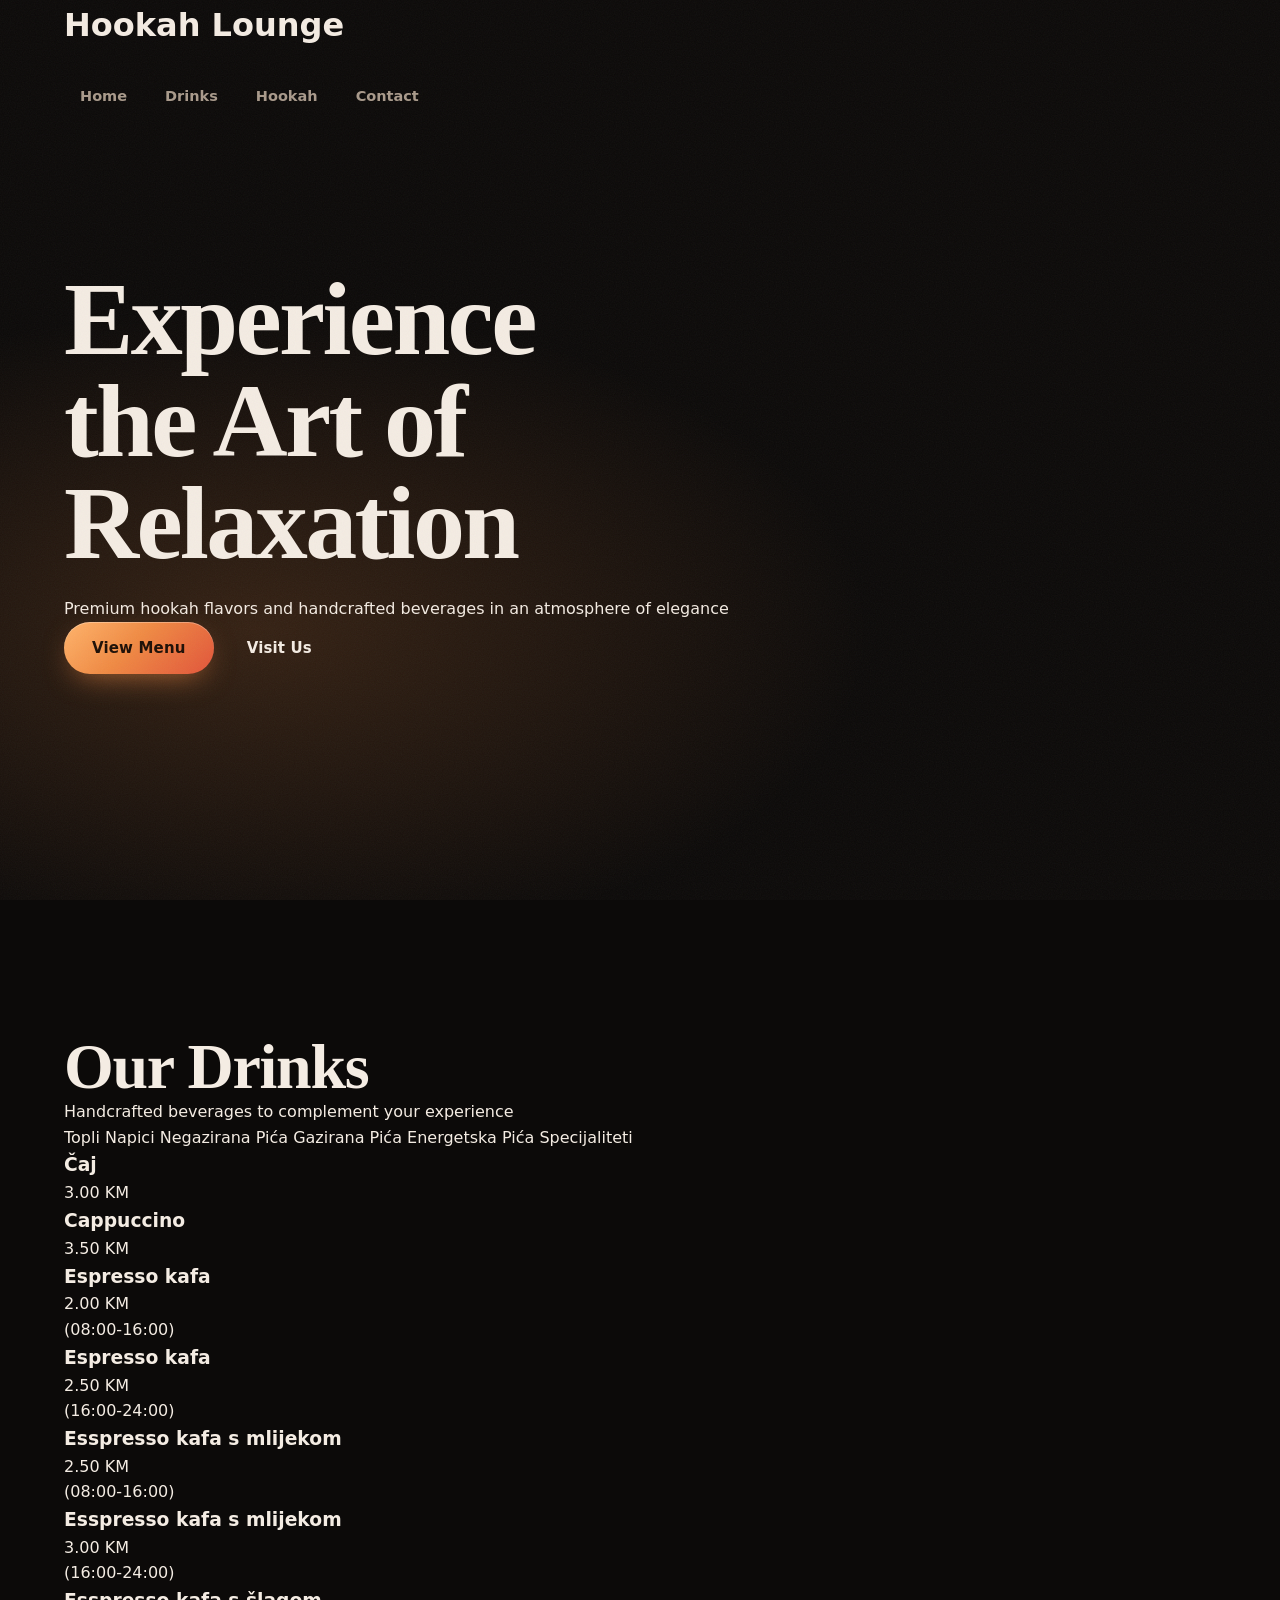
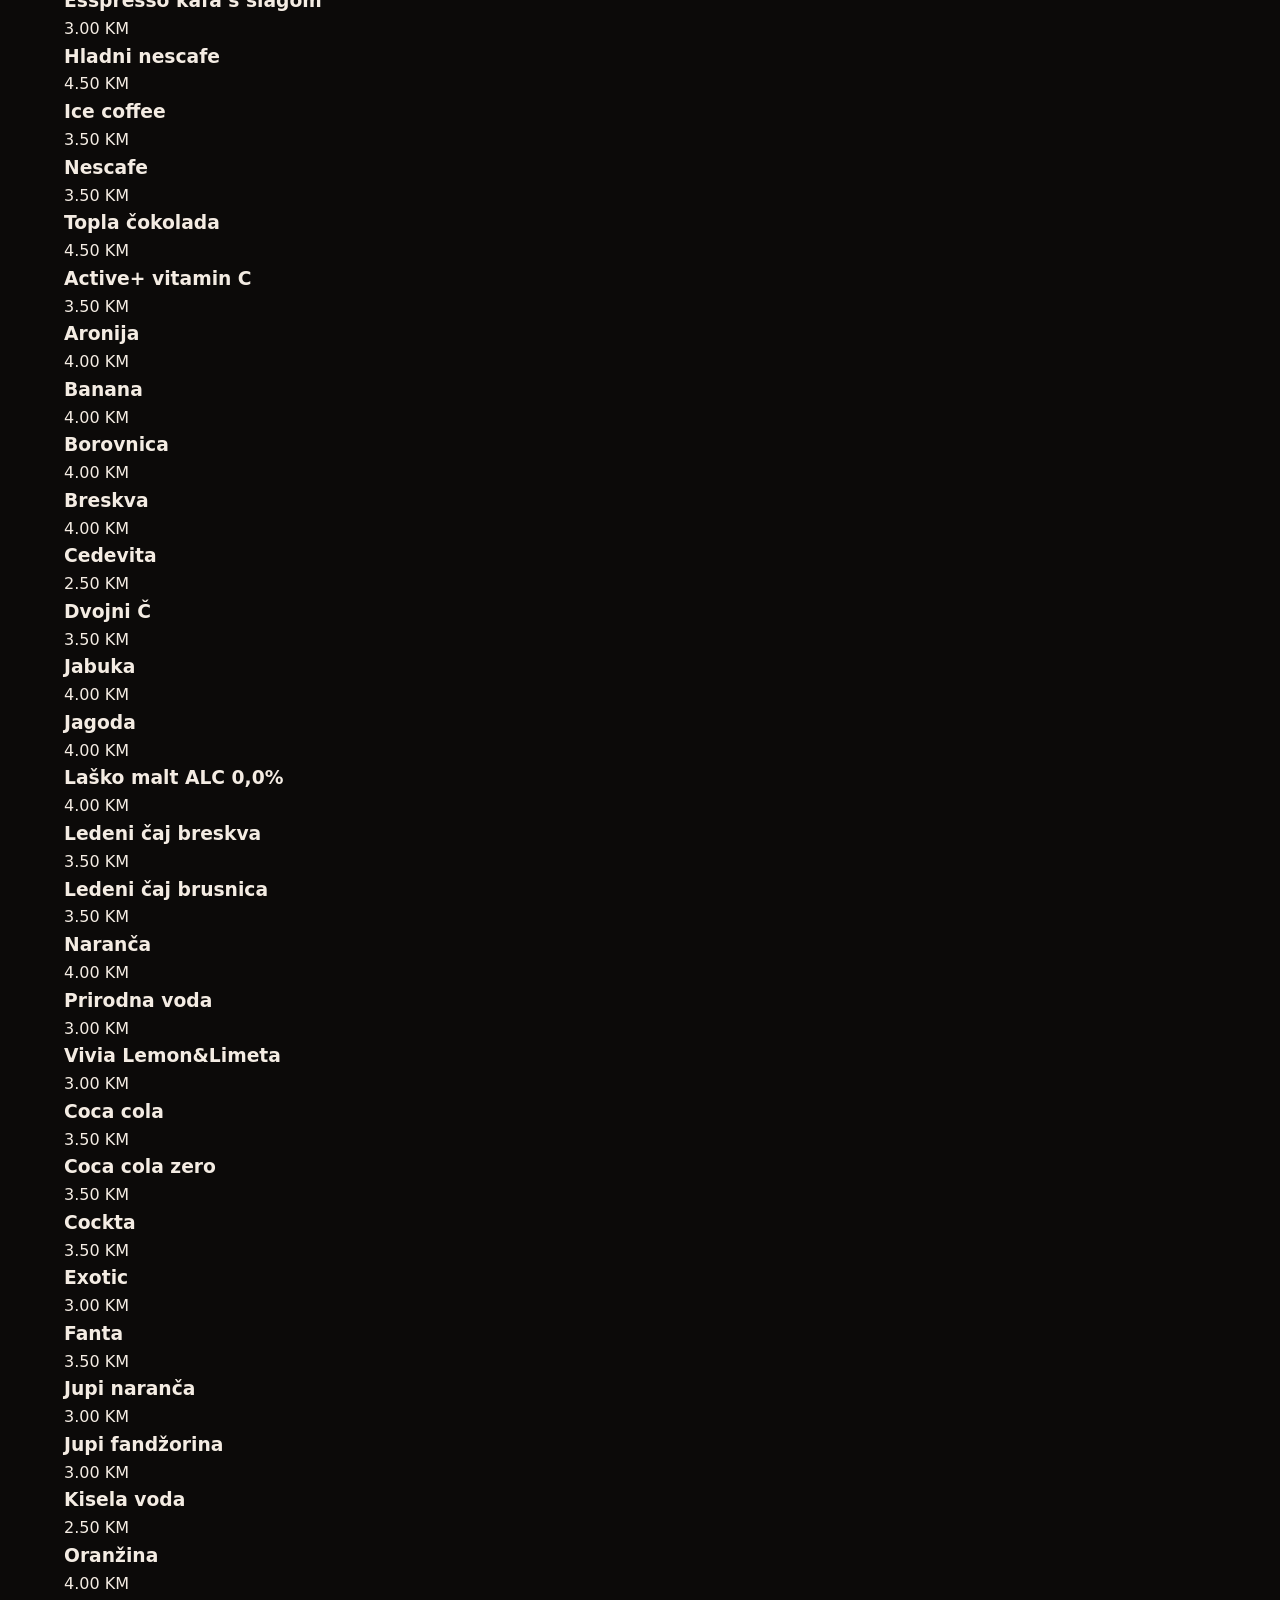
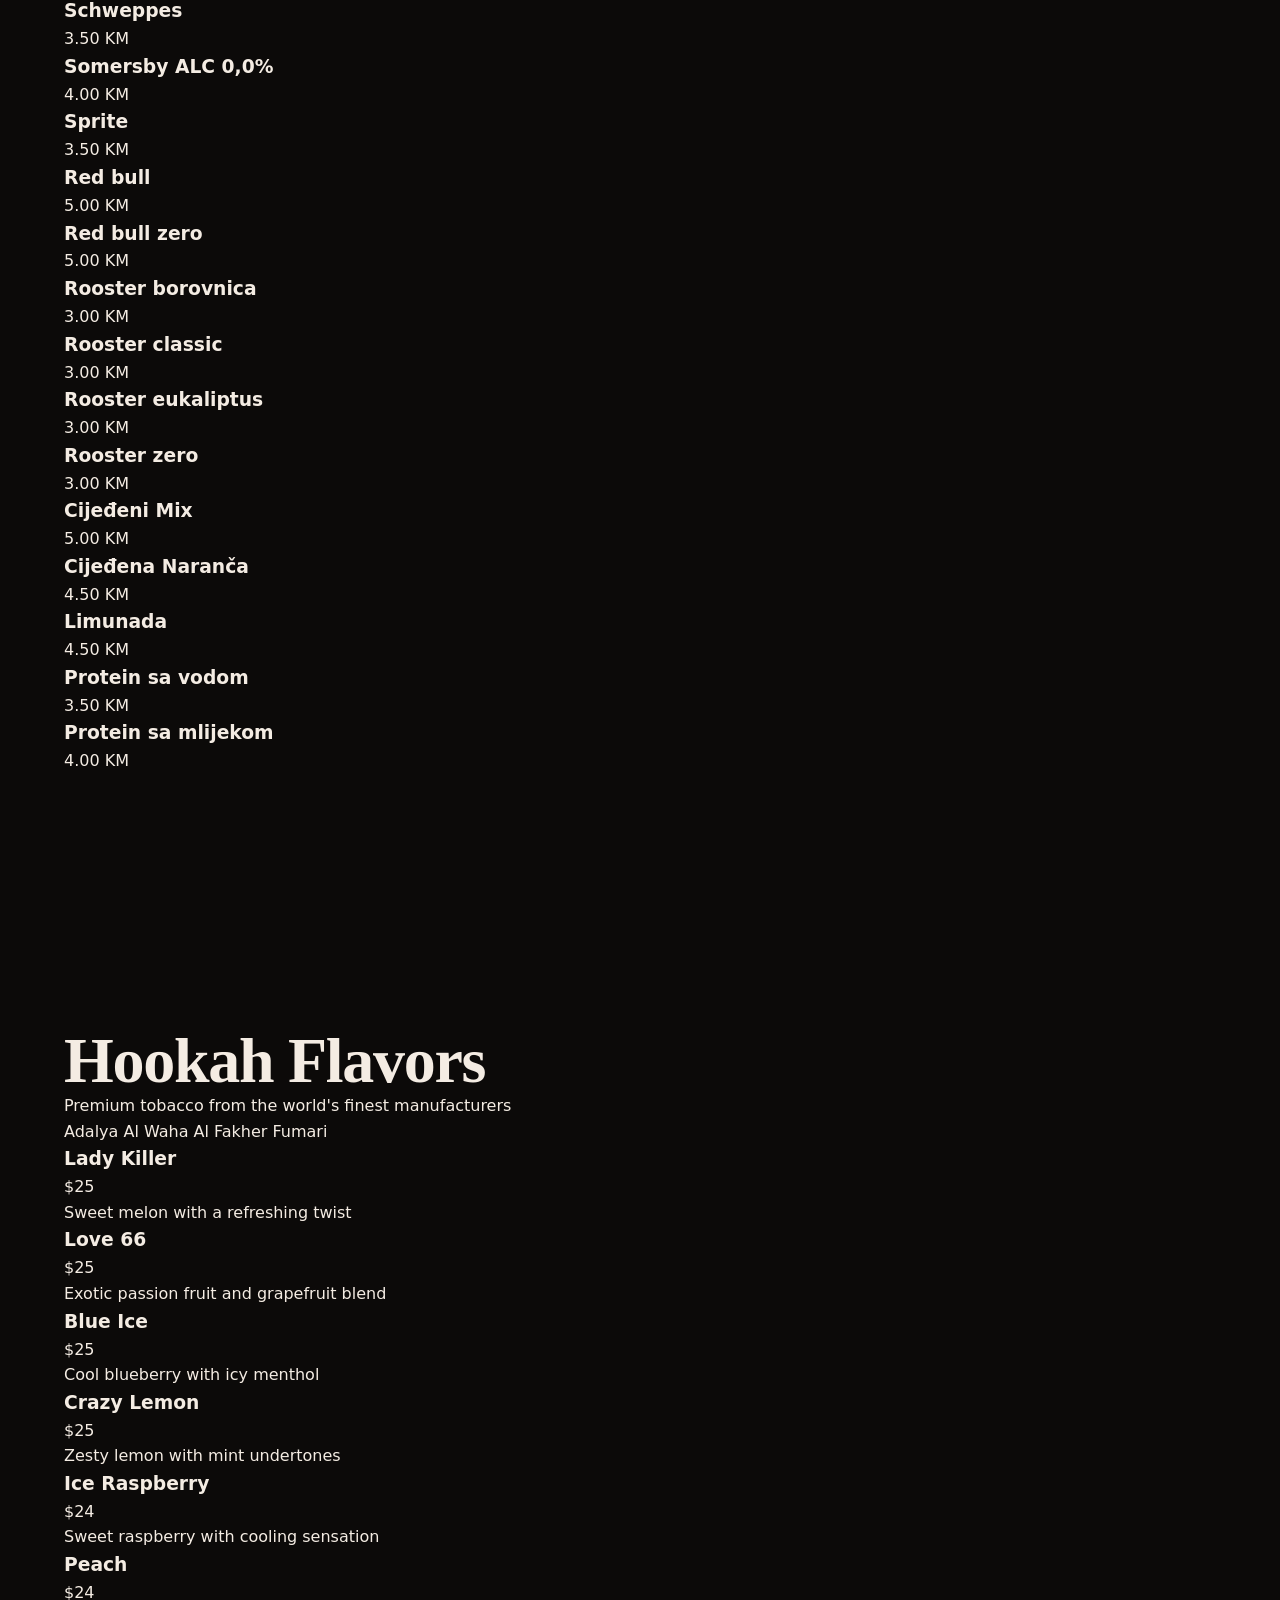
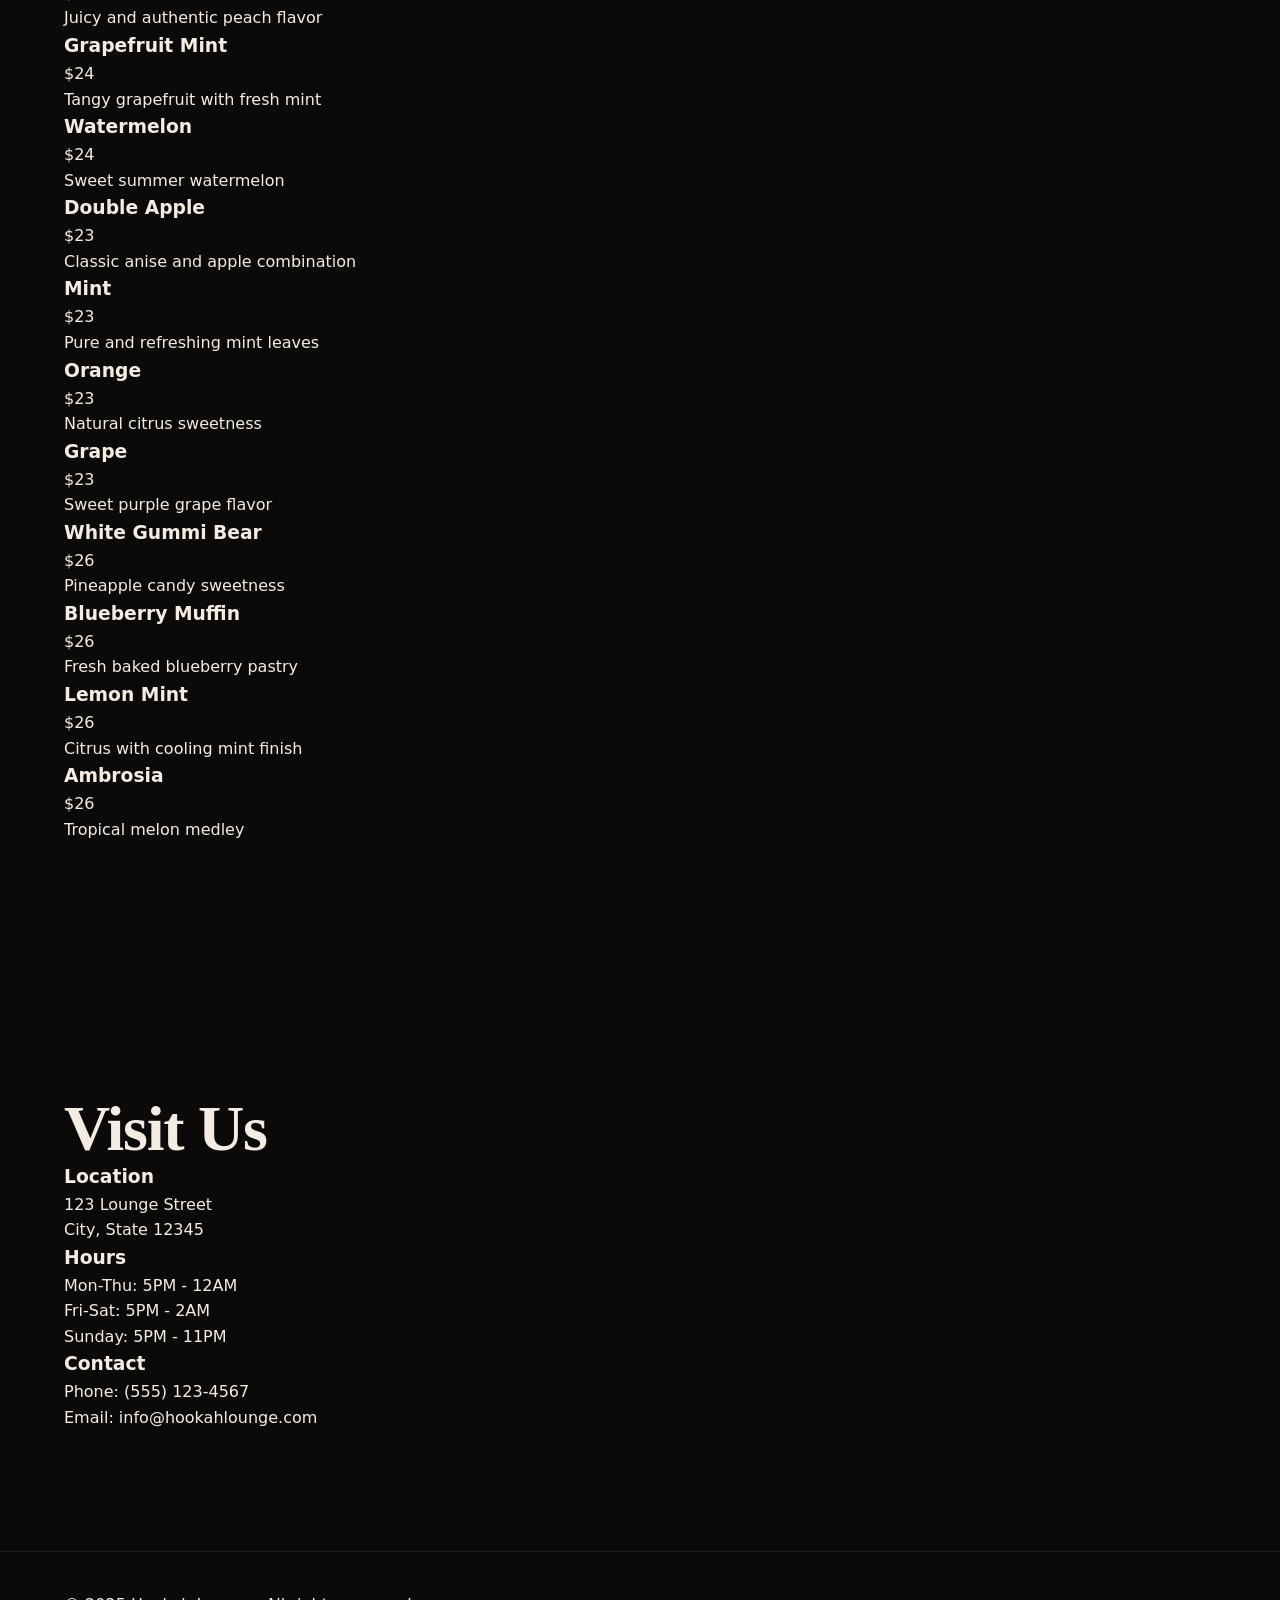
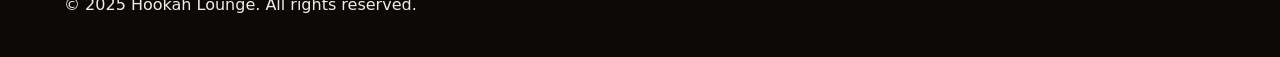
<file: index_template.html>
<!DOCTYPE html>
<html lang="en">
<head>
    <meta charset="UTF-8">
    <meta name="viewport" content="width=device-width, initial-scale=1.0">
    <title>Hookah Lounge - Premium Drinks & Flavors</title>
    <link rel="stylesheet" href="styles.css">
    <link rel="preconnect" href="https://fonts.googleapis.com">
    <link rel="preconnect" href="https://fonts.gstatic.com" crossorigin>
    <link href="https://fonts.googleapis.com/css2?family=Playfair+Display:wght@400;600;700&family=Inter:wght@300;400;500;600&display=swap" rel="stylesheet">
</head>
<body>
    <!-- Header -->
    <header class="header">
        <div class="container">
            <div class="header-content">
                <h1 class="logo">Hookah Lounge</h1>
                <!-- Added hamburger menu button for mobile -->
                <button class="hamburger" id="hamburger" aria-label="Toggle menu">
                    <span></span>
                    <span></span>
                    <span></span>
                </button>
                <!-- Added mobile-menu class to nav -->
                <nav class="nav" id="nav">
                    <a href="#home">Home</a>
                    <a href="#drinks">Drinks</a>
                    <a href="#hookah">Hookah</a>
                    <a href="#contact">Contact</a>
                </nav>
            </div>
        </div>
    </header>

    <!-- Hero Section -->
    <section id="home" class="hero">
        <div class="hero-overlay"></div>
        <div class="container hero-container">
            <div class="hero-content">
                <h2 class="hero-title">Experience the Art of Relaxation</h2>
                <p class="hero-subtitle">Premium hookah flavors and handcrafted beverages in an atmosphere of elegance</p>
                <div class="hero-buttons">
                    <a href="#drinks" class="btn btn-primary">View Menu</a>
                    <a href="#contact" class="btn btn-secondary">Visit Us</a>
                </div>
            </div>
        </div>
    </section>

    <!-- Drinks Section -->
    <section id="drinks" class="section">
        <div class="container">
            <h2 class="section-title">Our Drinks</h2>
            <p class="section-subtitle">Handcrafted beverages to complement your experience</p>
            
            <!-- Updated tabs to match the 5 drink categories from provided data -->
            <div class="tabs">
                <button class="tab-btn active" data-tab="topli-napici">Topli Napici</button>
                <button class="tab-btn" data-tab="negazirana">Negazirana Pića</button>
                <button class="tab-btn" data-tab="gazirana">Gazirana Pića</button>
                <button class="tab-btn" data-tab="energetska">Energetska Pića</button>
                <button class="tab-btn" data-tab="specijaliteti">Specijaliteti</button>
            </div>

            <!-- Topli Napici (Hot Drinks) with exact items and prices from image -->
            <div class="tab-content active" id="topli-napici">
                <div class="menu-grid">
                    <div class="menu-item">
                        <div class="menu-item-header">
                            <h3>Čaj</h3>
                            <span class="price">3.00 KM</span>
                        </div>
                    </div>
                    <div class="menu-item">
                        <div class="menu-item-header">
                            <h3>Cappuccino</h3>
                            <span class="price">3.50 KM</span>
                        </div>
                    </div>
                    <div class="menu-item">
                        <div class="menu-item-header">
                            <h3>Espresso kafa</h3>
                            <span class="price">2.00 KM</span>
                        </div>
                        <p class="menu-item-desc">(08:00-16:00)</p>
                    </div>
                    <div class="menu-item">
                        <div class="menu-item-header">
                            <h3>Espresso kafa</h3>
                            <span class="price">2.50 KM</span>
                        </div>
                        <p class="menu-item-desc">(16:00-24:00)</p>
                    </div>
                    <div class="menu-item">
                        <div class="menu-item-header">
                            <h3>Esspresso kafa s mlijekom</h3>
                            <span class="price">2.50 KM</span>
                        </div>
                        <p class="menu-item-desc">(08:00-16:00)</p>
                    </div>
                    <div class="menu-item">
                        <div class="menu-item-header">
                            <h3>Esspresso kafa s mlijekom</h3>
                            <span class="price">3.00 KM</span>
                        </div>
                        <p class="menu-item-desc">(16:00-24:00)</p>
                    </div>
                    <div class="menu-item">
                        <div class="menu-item-header">
                            <h3>Esspresso kafa s šlagom</h3>
                            <span class="price">3.00 KM</span>
                        </div>
                    </div>
                    <div class="menu-item">
                        <div class="menu-item-header">
                            <h3>Hladni nescafe</h3>
                            <span class="price">4.50 KM</span>
                        </div>
                    </div>
                    <div class="menu-item">
                        <div class="menu-item-header">
                            <h3>Ice coffee</h3>
                            <span class="price">3.50 KM</span>
                        </div>
                    </div>
                    <div class="menu-item">
                        <div class="menu-item-header">
                            <h3>Nescafe</h3>
                            <span class="price">3.50 KM</span>
                        </div>
                    </div>
                    <div class="menu-item">
                        <div class="menu-item-header">
                            <h3>Topla čokolada</h3>
                            <span class="price">4.50 KM</span>
                        </div>
                    </div>
                </div>
            </div>

            <!-- Negazirana Pića (Non-carbonated drinks) with exact items from image -->
            <div class="tab-content" id="negazirana">
                <div class="menu-grid">
                    <div class="menu-item">
                        <div class="menu-item-header">
                            <h3>Active+ vitamin C</h3>
                            <span class="price">3.50 KM</span>
                        </div>
                    </div>
                    <div class="menu-item">
                        <div class="menu-item-header">
                            <h3>Aronija</h3>
                            <span class="price">4.00 KM</span>
                        </div>
                    </div>
                    <div class="menu-item">
                        <div class="menu-item-header">
                            <h3>Banana</h3>
                            <span class="price">4.00 KM</span>
                        </div>
                    </div>
                    <div class="menu-item">
                        <div class="menu-item-header">
                            <h3>Borovnica</h3>
                            <span class="price">4.00 KM</span>
                        </div>
                    </div>
                    <div class="menu-item">
                        <div class="menu-item-header">
                            <h3>Breskva</h3>
                            <span class="price">4.00 KM</span>
                        </div>
                    </div>
                    <div class="menu-item">
                        <div class="menu-item-header">
                            <h3>Cedevita</h3>
                            <span class="price">2.50 KM</span>
                        </div>
                    </div>
                    <div class="menu-item">
                        <div class="menu-item-header">
                            <h3>Dvojni Č</h3>
                            <span class="price">3.50 KM</span>
                        </div>
                    </div>
                    <div class="menu-item">
                        <div class="menu-item-header">
                            <h3>Jabuka</h3>
                            <span class="price">4.00 KM</span>
                        </div>
                    </div>
                    <div class="menu-item">
                        <div class="menu-item-header">
                            <h3>Jagoda</h3>
                            <span class="price">4.00 KM</span>
                        </div>
                    </div>
                    <div class="menu-item">
                        <div class="menu-item-header">
                            <h3>Laško malt ALC 0,0%</h3>
                            <span class="price">4.00 KM</span>
                        </div>
                    </div>
                    <div class="menu-item">
                        <div class="menu-item-header">
                            <h3>Ledeni čaj breskva</h3>
                            <span class="price">3.50 KM</span>
                        </div>
                    </div>
                    <div class="menu-item">
                        <div class="menu-item-header">
                            <h3>Ledeni čaj brusnica</h3>
                            <span class="price">3.50 KM</span>
                        </div>
                    </div>
                    <div class="menu-item">
                        <div class="menu-item-header">
                            <h3>Naranča</h3>
                            <span class="price">4.00 KM</span>
                        </div>
                    </div>
                    <div class="menu-item">
                        <div class="menu-item-header">
                            <h3>Prirodna voda</h3>
                            <span class="price">3.00 KM</span>
                        </div>
                    </div>
                    <div class="menu-item">
                        <div class="menu-item-header">
                            <h3>Vivia Lemon&Limeta</h3>
                            <span class="price">3.00 KM</span>
                        </div>
                    </div>
                </div>
            </div>

            <!-- Gazirana Pića (Carbonated drinks) with exact items from image -->
            <div class="tab-content" id="gazirana">
                <div class="menu-grid">
                    <div class="menu-item">
                        <div class="menu-item-header">
                            <h3>Coca cola</h3>
                            <span class="price">3.50 KM</span>
                        </div>
                    </div>
                    <div class="menu-item">
                        <div class="menu-item-header">
                            <h3>Coca cola zero</h3>
                            <span class="price">3.50 KM</span>
                        </div>
                    </div>
                    <div class="menu-item">
                        <div class="menu-item-header">
                            <h3>Cockta</h3>
                            <span class="price">3.50 KM</span>
                        </div>
                    </div>
                    <div class="menu-item">
                        <div class="menu-item-header">
                            <h3>Exotic</h3>
                            <span class="price">3.00 KM</span>
                        </div>
                    </div>
                    <div class="menu-item">
                        <div class="menu-item-header">
                            <h3>Fanta</h3>
                            <span class="price">3.50 KM</span>
                        </div>
                    </div>
                    <div class="menu-item">
                        <div class="menu-item-header">
                            <h3>Jupi naranča</h3>
                            <span class="price">3.00 KM</span>
                        </div>
                    </div>
                    <div class="menu-item">
                        <div class="menu-item-header">
                            <h3>Jupi fandžorina</h3>
                            <span class="price">3.00 KM</span>
                        </div>
                    </div>
                    <div class="menu-item">
                        <div class="menu-item-header">
                            <h3>Kisela voda</h3>
                            <span class="price">2.50 KM</span>
                        </div>
                    </div>
                    <div class="menu-item">
                        <div class="menu-item-header">
                            <h3>Oranžina</h3>
                            <span class="price">4.00 KM</span>
                        </div>
                    </div>
                    <div class="menu-item">
                        <div class="menu-item-header">
                            <h3>Schweppes</h3>
                            <span class="price">3.50 KM</span>
                        </div>
                    </div>
                    <div class="menu-item">
                        <div class="menu-item-header">
                            <h3>Somersby ALC 0,0%</h3>
                            <span class="price">4.00 KM</span>
                        </div>
                    </div>
                    <div class="menu-item">
                        <div class="menu-item-header">
                            <h3>Sprite</h3>
                            <span class="price">3.50 KM</span>
                        </div>
                    </div>
                </div>
            </div>

            <!-- Energetska Pića (Energy drinks) with exact items from image -->
            <div class="tab-content" id="energetska">
                <div class="menu-grid">
                    <div class="menu-item">
                        <div class="menu-item-header">
                            <h3>Red bull</h3>
                            <span class="price">5.00 KM</span>
                        </div>
                    </div>
                    <div class="menu-item">
                        <div class="menu-item-header">
                            <h3>Red bull zero</h3>
                            <span class="price">5.00 KM</span>
                        </div>
                    </div>
                    <div class="menu-item">
                        <div class="menu-item-header">
                            <h3>Rooster borovnica</h3>
                            <span class="price">3.00 KM</span>
                        </div>
                    </div>
                    <div class="menu-item">
                        <div class="menu-item-header">
                            <h3>Rooster classic</h3>
                            <span class="price">3.00 KM</span>
                        </div>
                    </div>
                    <div class="menu-item">
                        <div class="menu-item-header">
                            <h3>Rooster eukaliptus</h3>
                            <span class="price">3.00 KM</span>
                        </div>
                    </div>
                    <div class="menu-item">
                        <div class="menu-item-header">
                            <h3>Rooster zero</h3>
                            <span class="price">3.00 KM</span>
                        </div>
                    </div>
                </div>
            </div>

            <!-- Specijaliteti (Specialties) as requested by user -->
            <div class="tab-content" id="specijaliteti">
                <div class="menu-grid">
                    <div class="menu-item">
                        <div class="menu-item-header">
                            <h3>Cijeđeni Mix</h3>
                            <span class="price">5.00 KM</span>
                        </div>
                    </div>
                    <div class="menu-item">
                        <div class="menu-item-header">
                            <h3>Cijeđena Naranča</h3>
                            <span class="price">4.50 KM</span>
                        </div>
                    </div>
                    <div class="menu-item">
                        <div class="menu-item-header">
                            <h3>Limunada</h3>
                            <span class="price">4.50 KM</span>
                        </div>
                    </div>
                    <div class="menu-item">
                        <div class="menu-item-header">
                            <h3>Protein sa vodom</h3>
                            <span class="price">3.50 KM</span>
                        </div>
                    </div>
                    <div class="menu-item">
                        <div class="menu-item-header">
                            <h3>Protein sa mlijekom</h3>
                            <span class="price">4.00 KM</span>
                        </div>
                    </div>
                </div>
            </div>
        </div>
    </section>

    <!-- Hookah Section -->
    <section id="hookah" class="section section-dark">
        <div class="container">
            <h2 class="section-title">Hookah Flavors</h2>
            <p class="section-subtitle">Premium tobacco from the world's finest manufacturers</p>
            
            <div class="tabs">
                <button class="tab-btn active" data-tab="adalya">Adalya</button>
                <button class="tab-btn" data-tab="alwaha">Al Waha</button>
                <button class="tab-btn" data-tab="alfakher">Al Fakher</button>
                <button class="tab-btn" data-tab="fumari">Fumari</button>
            </div>

            <div class="tab-content active" id="adalya">
                <div class="menu-grid">
                    <div class="menu-item">
                        <div class="menu-item-header">
                            <h3>Lady Killer</h3>
                            <span class="price">$25</span>
                        </div>
                        <p class="menu-item-desc">Sweet melon with a refreshing twist</p>
                    </div>
                    <div class="menu-item">
                        <div class="menu-item-header">
                            <h3>Love 66</h3>
                            <span class="price">$25</span>
                        </div>
                        <p class="menu-item-desc">Exotic passion fruit and grapefruit blend</p>
                    </div>
                    <div class="menu-item">
                        <div class="menu-item-header">
                            <h3>Blue Ice</h3>
                            <span class="price">$25</span>
                        </div>
                        <p class="menu-item-desc">Cool blueberry with icy menthol</p>
                    </div>
                    <div class="menu-item">
                        <div class="menu-item-header">
                            <h3>Crazy Lemon</h3>
                            <span class="price">$25</span>
                        </div>
                        <p class="menu-item-desc">Zesty lemon with mint undertones</p>
                    </div>
                </div>
            </div>

            <div class="tab-content" id="alwaha">
                <div class="menu-grid">
                    <div class="menu-item">
                        <div class="menu-item-header">
                            <h3>Ice Raspberry</h3>
                            <span class="price">$24</span>
                        </div>
                        <p class="menu-item-desc">Sweet raspberry with cooling sensation</p>
                    </div>
                    <div class="menu-item">
                        <div class="menu-item-header">
                            <h3>Peach</h3>
                            <span class="price">$24</span>
                        </div>
                        <p class="menu-item-desc">Juicy and authentic peach flavor</p>
                    </div>
                    <div class="menu-item">
                        <div class="menu-item-header">
                            <h3>Grapefruit Mint</h3>
                            <span class="price">$24</span>
                        </div>
                        <p class="menu-item-desc">Tangy grapefruit with fresh mint</p>
                    </div>
                    <div class="menu-item">
                        <div class="menu-item-header">
                            <h3>Watermelon</h3>
                            <span class="price">$24</span>
                        </div>
                        <p class="menu-item-desc">Sweet summer watermelon</p>
                    </div>
                </div>
            </div>

            <div class="tab-content" id="alfakher">
                <div class="menu-grid">
                    <div class="menu-item">
                        <div class="menu-item-header">
                            <h3>Double Apple</h3>
                            <span class="price">$23</span>
                        </div>
                        <p class="menu-item-desc">Classic anise and apple combination</p>
                    </div>
                    <div class="menu-item">
                        <div class="menu-item-header">
                            <h3>Mint</h3>
                            <span class="price">$23</span>
                        </div>
                        <p class="menu-item-desc">Pure and refreshing mint leaves</p>
                    </div>
                    <div class="menu-item">
                        <div class="menu-item-header">
                            <h3>Orange</h3>
                            <span class="price">$23</span>
                        </div>
                        <p class="menu-item-desc">Natural citrus sweetness</p>
                    </div>
                    <div class="menu-item">
                        <div class="menu-item-header">
                            <h3>Grape</h3>
                            <span class="price">$23</span>
                        </div>
                        <p class="menu-item-desc">Sweet purple grape flavor</p>
                    </div>
                </div>
            </div>

            <div class="tab-content" id="fumari">
                <div class="menu-grid">
                    <div class="menu-item">
                        <div class="menu-item-header">
                            <h3>White Gummi Bear</h3>
                            <span class="price">$26</span>
                        </div>
                        <p class="menu-item-desc">Pineapple candy sweetness</p>
                    </div>
                    <div class="menu-item">
                        <div class="menu-item-header">
                            <h3>Blueberry Muffin</h3>
                            <span class="price">$26</span>
                        </div>
                        <p class="menu-item-desc">Fresh baked blueberry pastry</p>
                    </div>
                    <div class="menu-item">
                        <div class="menu-item-header">
                            <h3>Lemon Mint</h3>
                            <span class="price">$26</span>
                        </div>
                        <p class="menu-item-desc">Citrus with cooling mint finish</p>
                    </div>
                    <div class="menu-item">
                        <div class="menu-item-header">
                            <h3>Ambrosia</h3>
                            <span class="price">$26</span>
                        </div>
                        <p class="menu-item-desc">Tropical melon medley</p>
                    </div>
                </div>
            </div>
        </div>
    </section>

    <!-- Contact Section -->
    <section id="contact" class="section">
        <div class="container">
            <h2 class="section-title">Visit Us</h2>
            <div class="contact-grid">
                <div class="contact-item">
                    <h3>Location</h3>
                    <p>123 Lounge Street<br>City, State 12345</p>
                </div>
                <div class="contact-item">
                    <h3>Hours</h3>
                    <p>Mon-Thu: 5PM - 12AM<br>Fri-Sat: 5PM - 2AM<br>Sunday: 5PM - 11PM</p>
                </div>
                <div class="contact-item">
                    <h3>Contact</h3>
                    <p>Phone: (555) 123-4567<br>Email: info@hookahlounge.com</p>
                </div>
            </div>
        </div>
    </section>

    <!-- Footer -->
    <footer class="footer">
        <div class="container">
            <p>&copy; 2025 Hookah Lounge. All rights reserved.</p>
        </div>
    </footer>

    <script src="script.js"></script>
</body>
</html>
</file>
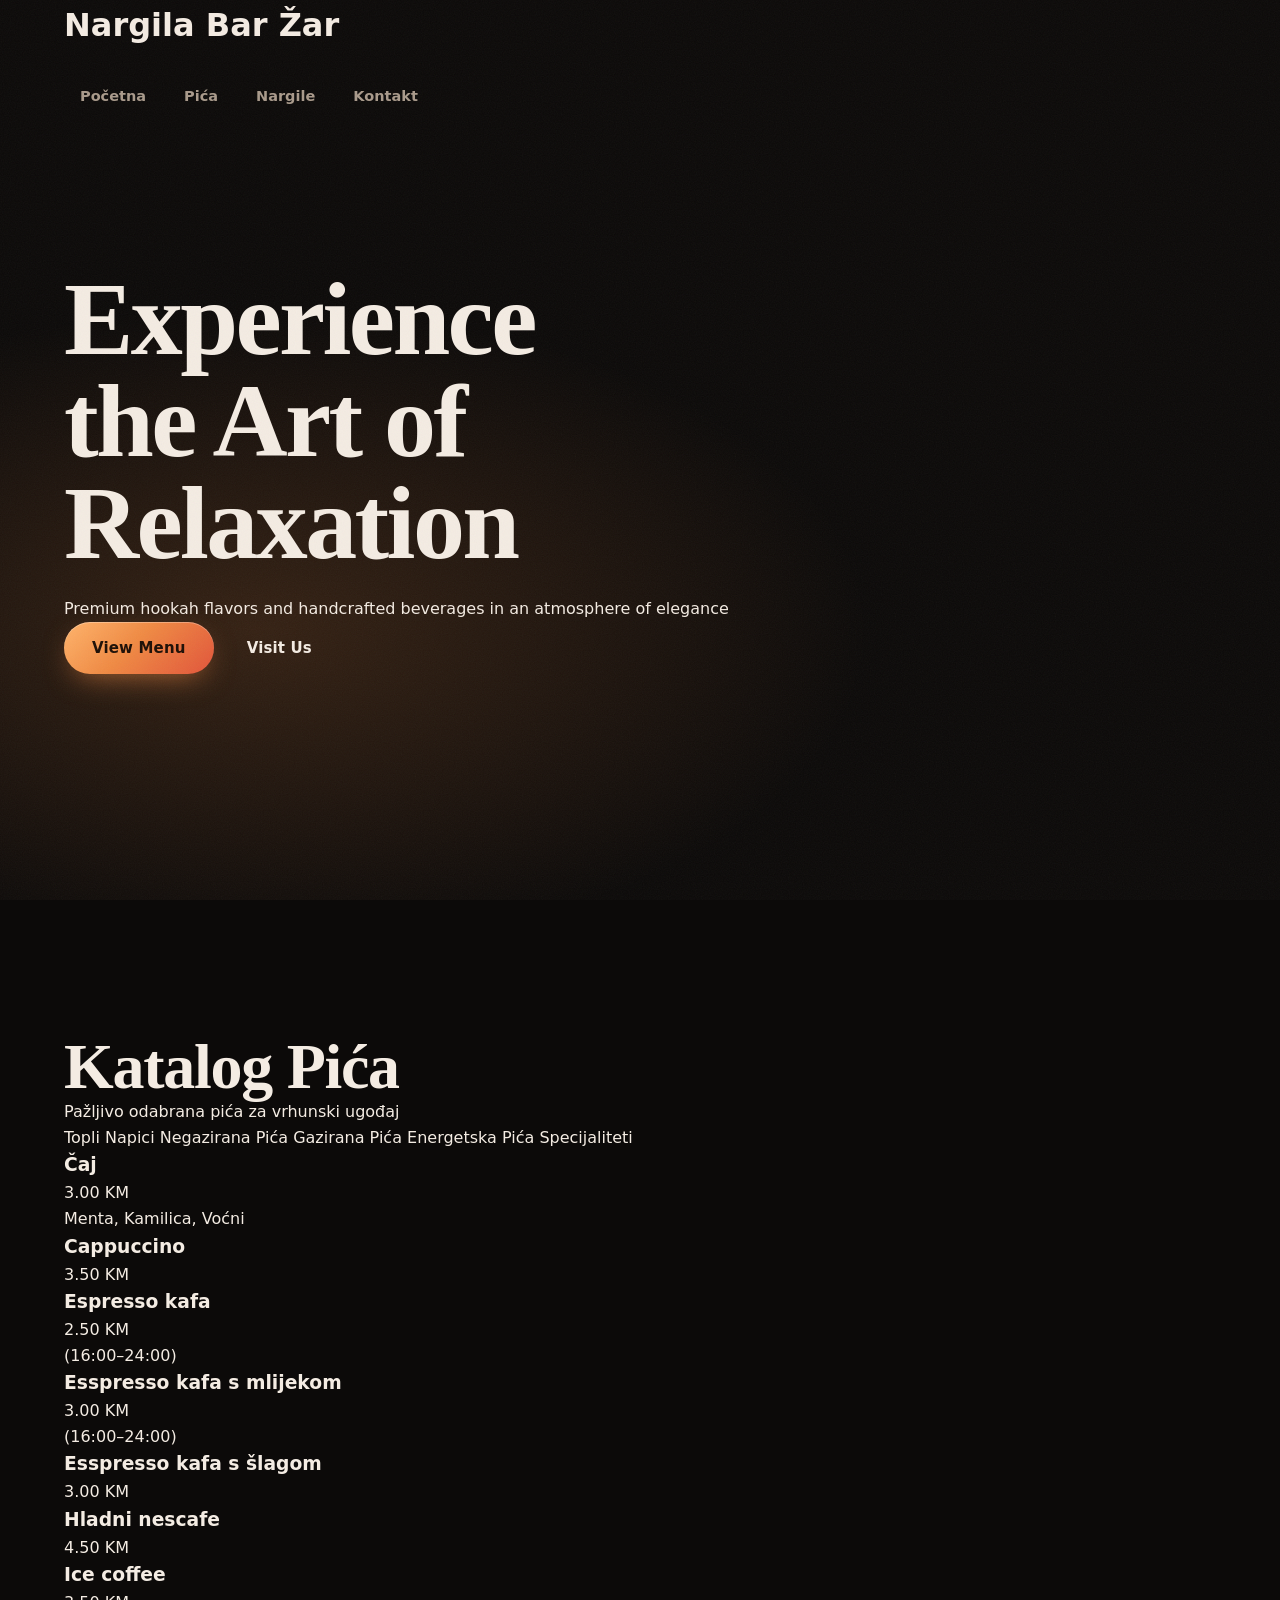
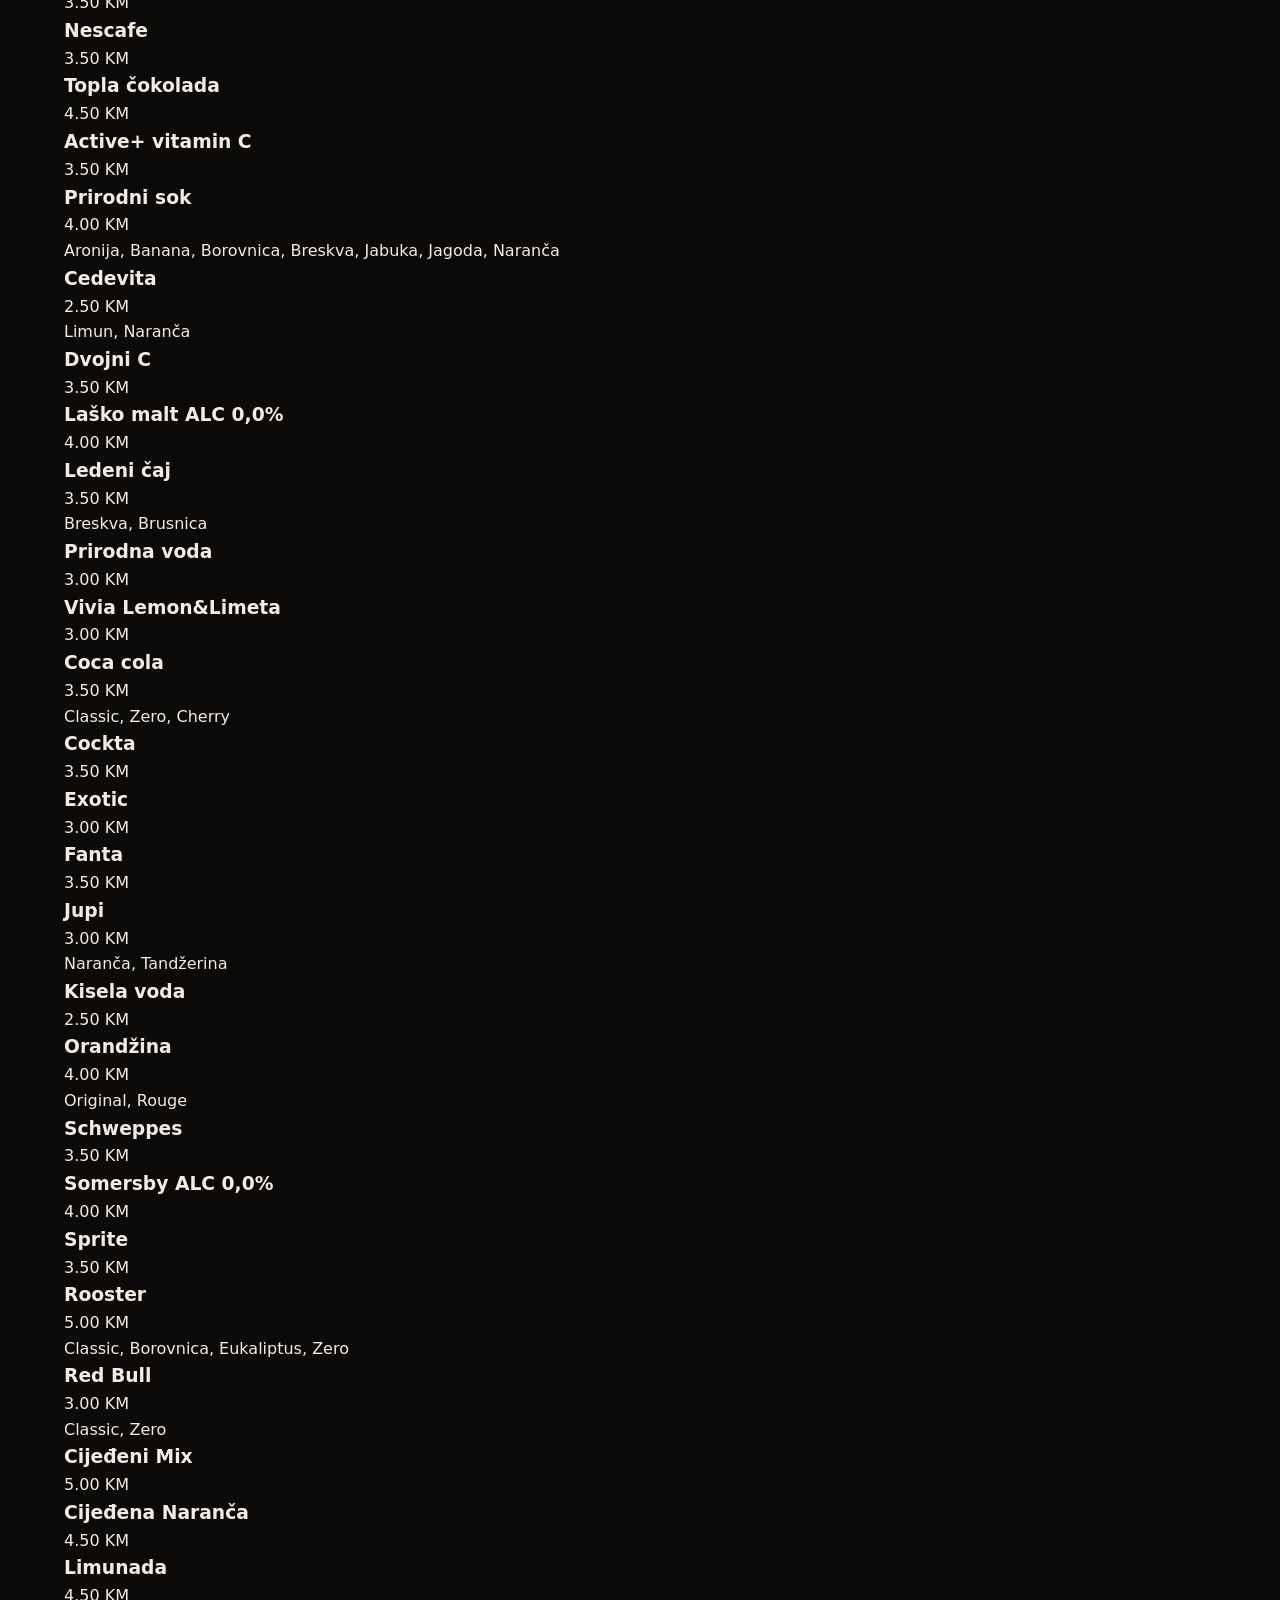
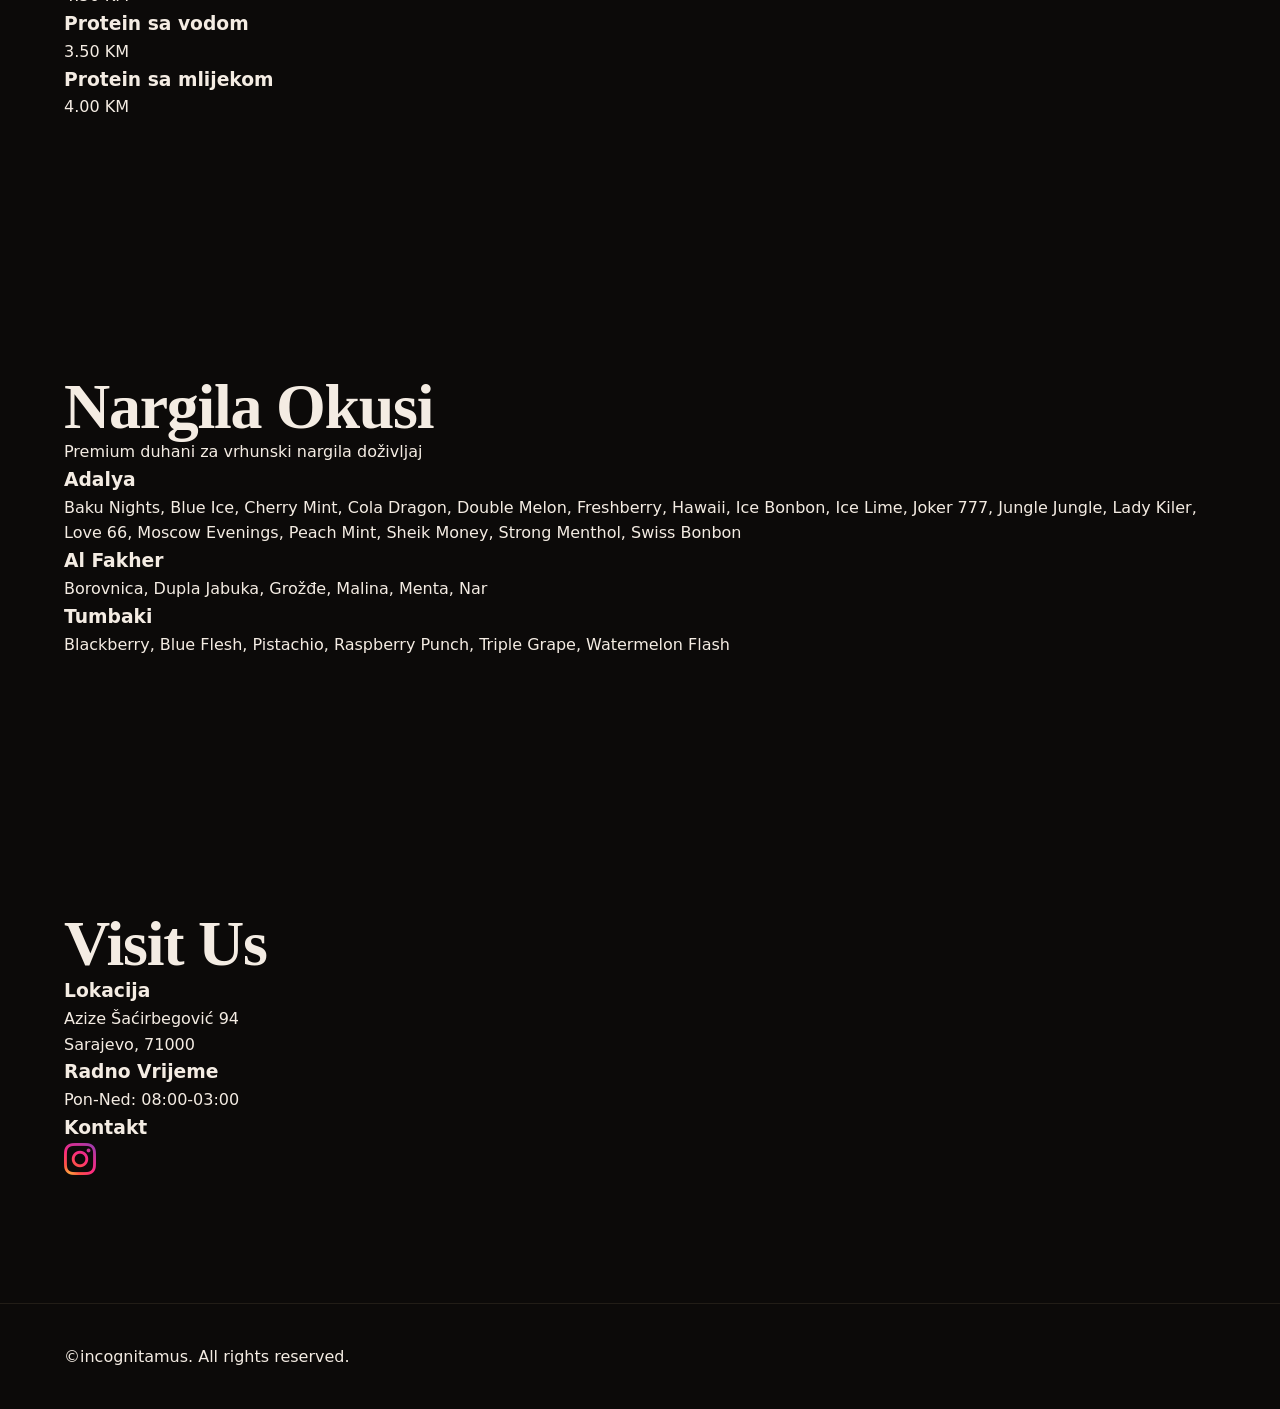
<file: index_v1.html>
<!DOCTYPE html>
<html lang="en">
<head>
    <meta charset="UTF-8">
    <meta name="viewport" content="width=device-width, initial-scale=1.0">
    <title>Hookah Lounge - Premium Drinks & Flavors</title>
    <link rel="stylesheet" href="styles.css">
    <link rel="preconnect" href="https://fonts.googleapis.com">
    <link rel="preconnect" href="https://fonts.gstatic.com" crossorigin>
    <link href="https://fonts.googleapis.com/css2?family=Playfair+Display:wght@400;600;700&family=Inter:wght@300;400;500;600&display=swap" rel="stylesheet">
</head>
<script>document.addEventListener("DOMContentLoaded", function () {
    const hour = new Date().getHours();

    document.querySelectorAll("[data-time-price]").forEach(item => {
        const morning = item.dataset.morning;
        const evening = item.dataset.evening;
        const priceEl = item.querySelector(".price");
        const noteEl = item.querySelector(".price-note");

        if (hour >= 8 && hour < 16) {
            priceEl.textContent = morning + " KM";
            noteEl.textContent = "(08:00–16:00)";
        } else {
            priceEl.textContent = evening + " KM";
            noteEl.textContent = "(16:00–24:00)";
        }
    });
});</script>
<body>
    <!-- Header -->
    <header class="header">
        <div class="container">
            <div class="header-content">
                <h1 class="logo">Nargila Bar Žar</h1>
                <!-- Added hamburger menu button for mobile -->
                <button class="hamburger" id="hamburger" aria-label="Toggle menu">
                    <span></span>
                    <span></span>
                    <span></span>
                </button>
                <!-- Added mobile-menu class to nav -->
                <nav class="nav" id="nav">
                    <a href="#home">Početna</a>
                    <a href="#drinks">Pića</a>
                    <a href="#hookah">Nargile</a>
                    <a href="#contact">Kontakt</a>
                </nav>
            </div>
        </div>
    </header>

    <!-- Hero Section -->
    <section id="home" class="hero">
        <div class="hero-overlay"></div>
        <div class="container hero-container">
            <div class="hero-content">
                <h2 class="hero-title">Experience the Art of Relaxation</h2>
                <p class="hero-subtitle">Premium hookah flavors and handcrafted beverages in an atmosphere of elegance</p>
                <div class="hero-buttons">
                    <a href="#drinks" class="btn btn-primary">View Menu</a>
                    <a href="#contact" class="btn btn-secondary">Visit Us</a>
                </div>
            </div>
        </div>
    </section>

    <!-- Drinks Section -->
    <section id="drinks" class="section">
        <div class="container">
            <h2 class="section-title">Katalog Pića</h2>
            <p class="section-subtitle">Pažljivo odabrana pića za vrhunski ugođaj</p>
            
            <!-- Updated tabs to match the 5 drink categories from provided data -->
            <div class="tabs">
                <button class="tab-btn active" data-tab="topli-napici">Topli Napici</button>
                <button class="tab-btn" data-tab="negazirana">Negazirana Pića</button>
                <button class="tab-btn" data-tab="gazirana">Gazirana Pića</button>
                <button class="tab-btn" data-tab="energetska">Energetska Pića</button>
                <button class="tab-btn" data-tab="specijaliteti">Specijaliteti</button>
            </div>

            <!-- Topli Napici (Hot Drinks) with exact items and prices from image -->
            <div class="tab-content active" id="topli-napici">
                <div class="menu-grid">
                    <div class="menu-item">
                        <div class="menu-item-header">
                            <h3>Čaj</h3>
                            <span class="price">3.00 KM</span>
                        </div>
                        <p class="menu-item-desc">
                            Menta, Kamilica, Voćni
                        </p>
                    </div>
                    <div class="menu-item">
                        <div class="menu-item-header">
                            <h3>Cappuccino</h3>
                            <span class="price">3.50 KM</span>
                        </div>
                    </div>
                    <div class="menu-item" data-time-price data-morning="2.00" data-evening="2.50">
                        <div class="menu-item-header">
                            <h3>Espresso kafa</h3>
                            <span class="price">-- KM</span>
                        </div>
                        <p class="menu-item-desc price-note"></p>
                    </div>
                    <div class="menu-item" data-time-price data-morning="2.50" data-evening="3.00">
                        <div class="menu-item-header">
                            <h3>Esspresso kafa s mlijekom</h3>
                            <span class="price">-- KM</span>
                        </div>
                        <p class="menu-item-desc price-note"></p>
                    </div>
                    <div class="menu-item">
                        <div class="menu-item-header">
                            <h3>Esspresso kafa s šlagom</h3>
                            <span class="price">3.00 KM</span>
                        </div>
                    </div>
                    <div class="menu-item">
                        <div class="menu-item-header">
                            <h3>Hladni nescafe</h3>
                            <span class="price">4.50 KM</span>
                        </div>
                    </div>
                    <div class="menu-item">
                        <div class="menu-item-header">
                            <h3>Ice coffee</h3>
                            <span class="price">3.50 KM</span>
                        </div>
                    </div>
                    <div class="menu-item">
                        <div class="menu-item-header">
                            <h3>Nescafe</h3>
                            <span class="price">3.50 KM</span>
                        </div>
                    </div>
                    <div class="menu-item">
                        <div class="menu-item-header">
                            <h3>Topla čokolada</h3>
                            <span class="price">4.50 KM</span>
                        </div>
                    </div>
                </div>
            </div>

            <!-- Negazirana Pića (Non-carbonated drinks) with exact items from image -->
            <div class="tab-content" id="negazirana">
                <div class="menu-grid">
                    <div class="menu-item">
                        <div class="menu-item-header">
                            <h3>Active+ vitamin C</h3>
                            <span class="price">3.50 KM</span>
                        </div>
                    </div>
                    <div class="menu-item">
                        <div class="menu-item-header">
                            <h3>Prirodni sok</h3>
                            <span class="price">4.00 KM</span>
                        </div>
                        <p class="menu-item-desc">
                            Aronija, Banana, Borovnica, Breskva, Jabuka, Jagoda, Naranča
                        </p>
                    </div>
                    <div class="menu-item">
                        <div class="menu-item-header">
                            <h3>Cedevita</h3>
                            <span class="price">2.50 KM</span>
                        </div>
                        <p class="menu-item-desc">
                            Limun, Naranča
                        </p>
                    </div>
                    <div class="menu-item">
                        <div class="menu-item-header">
                            <h3>Dvojni C</h3>
                            <span class="price">3.50 KM</span>
                        </div>
                    </div>
                    <div class="menu-item">
                        <div class="menu-item-header">
                            <h3>Laško malt ALC 0,0%</h3>
                            <span class="price">4.00 KM</span>
                        </div>
                    </div>
                    <div class="menu-item">
                        <div class="menu-item-header">
                            <h3>Ledeni čaj</h3>
                            <span class="price">3.50 KM</span>
                        </div>
                        <p class="menu-item-desc">
                            Breskva, Brusnica
                        </p>
                    </div>
                    <div class="menu-item">
                        <div class="menu-item-header">
                            <h3>Prirodna voda</h3>
                            <span class="price">3.00 KM</span>
                        </div>
                    </div>
                    <div class="menu-item">
                        <div class="menu-item-header">
                            <h3>Vivia Lemon&Limeta</h3>
                            <span class="price">3.00 KM</span>
                        </div>
                    </div>
                </div>
            </div>

            <!-- Gazirana Pića (Carbonated drinks) with exact items from image -->
            <div class="tab-content" id="gazirana">
                <div class="menu-grid">
                    <div class="menu-item">
                        <div class="menu-item-header">
                            <h3>Coca cola</h3>
                            <span class="price">3.50 KM</span>
                        </div>
                        <p class="menu-item-desc">
                            Classic, Zero, Cherry
                        </p>
                    </div>
                    <div class="menu-item">
                        <div class="menu-item-header">
                            <h3>Cockta</h3>
                            <span class="price">3.50 KM</span>
                        </div>
                    </div>
                    <div class="menu-item">
                        <div class="menu-item-header">
                            <h3>Exotic</h3>
                            <span class="price">3.00 KM</span>
                        </div>
                    </div>
                    <div class="menu-item">
                        <div class="menu-item-header">
                            <h3>Fanta</h3>
                            <span class="price">3.50 KM</span>
                        </div>
                    </div>
                    <div class="menu-item">
                        <div class="menu-item-header">
                            <h3>Jupi</h3>
                            <span class="price">3.00 KM</span>
                        </div>
                        <p class="menu-item-desc">
                            Naranča, Tandžerina
                        </p>
                    </div>
                    <div class="menu-item">
                        <div class="menu-item-header">
                            <h3>Kisela voda</h3>
                            <span class="price">2.50 KM</span>
                        </div>
                    </div>
                    <div class="menu-item">
                        <div class="menu-item-header">
                            <h3>Orandžina</h3>
                            <span class="price">4.00 KM</span>
                        </div>
                        <p class="menu-item-desc">
                            Original, Rouge
                        </p>
                    </div>
                    <div class="menu-item">
                        <div class="menu-item-header">
                            <h3>Schweppes</h3>
                            <span class="price">3.50 KM</span>
                        </div>
                    </div>
                    <div class="menu-item">
                        <div class="menu-item-header">
                            <h3>Somersby ALC 0,0%</h3>
                            <span class="price">4.00 KM</span>
                        </div>
                    </div>
                    <div class="menu-item">
                        <div class="menu-item-header">
                            <h3>Sprite</h3>
                            <span class="price">3.50 KM</span>
                        </div>
                    </div>
                </div>
            </div>

            <!-- Energetska Pića (Energy drinks) with exact items from image -->
            <div class="tab-content" id="energetska">
                <div class="menu-grid">
                    <div class="menu-item">
                        <div class="menu-item-header">
                            <h3>Rooster</h3>
                            <span class="price">5.00 KM</span>
                        </div>
                        <p class="menu-item-desc">
                            Classic, Borovnica, Eukaliptus, Zero
                        </p>
                    </div>
                    <div class="menu-item">
                        <div class="menu-item-header">
                            <h3>Red Bull</h3>
                            <span class="price">3.00 KM</span>
                        </div>
                        <p class="menu-item-desc">
                            Classic, Zero
                        </p>
                    </div>
                </div>
            </div>

            <!-- Specijaliteti (Specialties) as requested by user -->
            <div class="tab-content" id="specijaliteti">
                <div class="menu-grid">
                    <div class="menu-item">
                        <div class="menu-item-header">
                            <h3>Cijeđeni Mix</h3>
                            <span class="price">5.00 KM</span>
                        </div>
                    </div>
                    <div class="menu-item">
                        <div class="menu-item-header">
                            <h3>Cijeđena Naranča</h3>
                            <span class="price">4.50 KM</span>
                        </div>
                    </div>
                    <div class="menu-item">
                        <div class="menu-item-header">
                            <h3>Limunada</h3>
                            <span class="price">4.50 KM</span>
                        </div>
                    </div>
                    <div class="menu-item">
                        <div class="menu-item-header">
                            <h3>Protein sa vodom</h3>
                            <span class="price">3.50 KM</span>
                        </div>
                    </div>
                    <div class="menu-item">
                        <div class="menu-item-header">
                            <h3>Protein sa mlijekom</h3>
                            <span class="price">4.00 KM</span>
                        </div>
                    </div>
                </div>
            </div>
        </div>
    </section>

<!-- Hookah Section -->
<section id="hookah" class="section section-dark">
    <div class="container">
        <h2 class="section-title">Nargila Okusi</h2>
        <p class="section-subtitle">Premium duhani za vrhunski nargila doživljaj</p>

        <div class="menu-grid">

            <div class="menu-item">
                <div class="menu-item-header">
                    <h3>Adalya</h3>
                </div>
                <p class="menu-item-desc">
                    Baku Nights, Blue Ice, Cherry Mint, Cola Dragon, Double Melon, Freshberry, Hawaii, Ice Bonbon, Ice Lime, Joker 777, Jungle Jungle, Lady Kiler, Love 66, Moscow Evenings, Peach Mint, Sheik Money, Strong Menthol, Swiss Bonbon
                </p>
            </div>

            <div class="menu-item">
                <div class="menu-item-header">
                    <h3>Al Fakher</h3>
                </div>
                <p class="menu-item-desc">
                    Borovnica, Dupla Jabuka, Grožđe, Malina, Menta, Nar
                </p>
            </div>

            <div class="menu-item">
                <div class="menu-item-header">
                    <h3>Tumbaki</h3>
                </div>
                <p class="menu-item-desc">
                    Blackberry, Blue Flesh, Pistachio, Raspberry Punch, Triple Grape, Watermelon Flash
                </p>
            </div>

        </div>
    </div>
</section>

    <!-- Contact Section -->
    <section id="contact" class="section">
        <div class="container">
            <h2 class="section-title">Visit Us</h2>
            <div class="contact-grid">
                <div class="contact-item">
                    <h3>Lokacija</h3>
                    <p>Azize Šaćirbegović 94<br>Sarajevo, 71000</p>
                </div>
                <div class="contact-item">
                    <h3>Radno Vrijeme</h3>
                    <p>Pon-Ned: 08:00-03:00</p>
                </div>
                <div class="contact-item">
                    <h3>Kontakt</h3>
                    <a href="https://www.instagram.com/zarnargilacaffe"
                       target="_blank"
                       rel="noopener"
                       aria-label="Instagram"
                       style="display:inline-flex; align-items:center; gap:8px;">
                
                        <img src="instagram-icon.png"
                             alt="Instagram"
                             width="32"
                             height="32">
                    </a>
                </div>
            </div>
        </div>
    </section>

    <!-- Footer -->
    <footer class="footer">
        <div class="container">
            <p>&copy;incognitamus. All rights reserved.</p>
        </div>
    </footer>

    <script src="script.js"></script>        
</body>
</html>
</file>
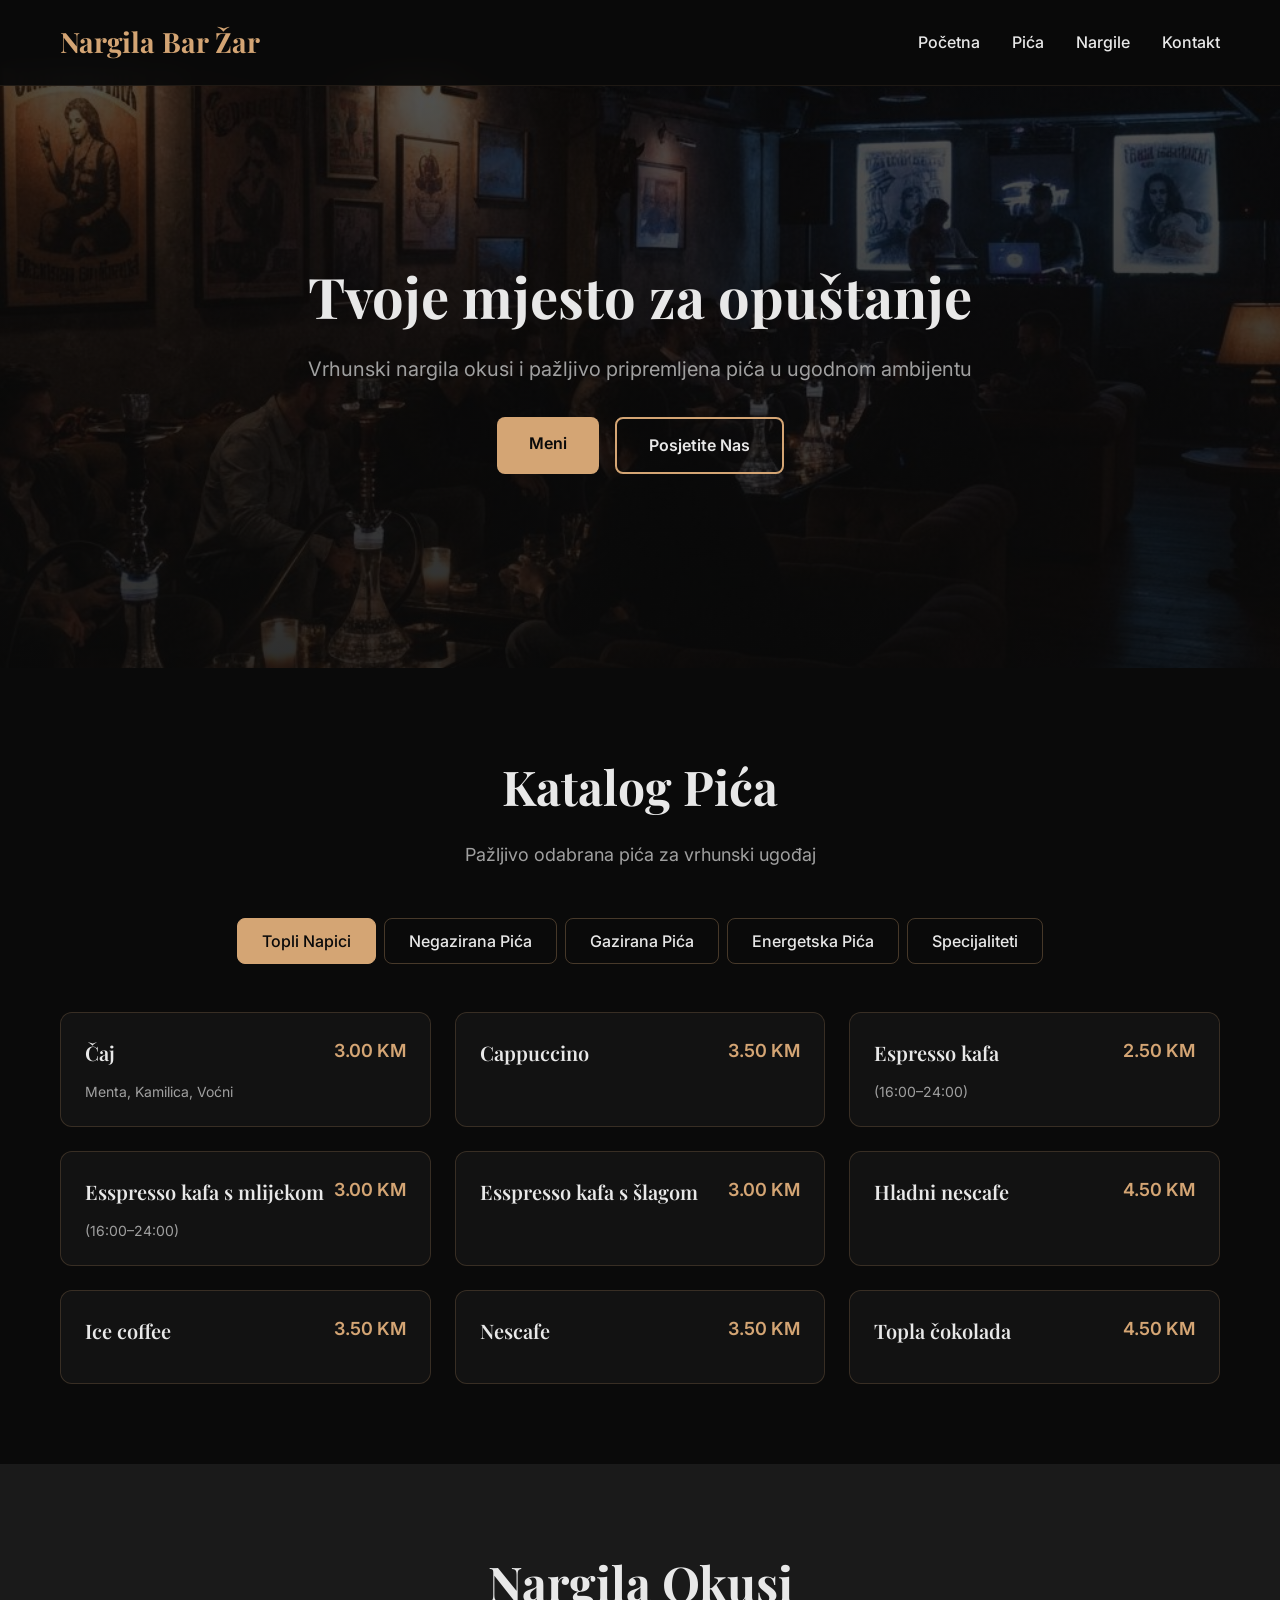
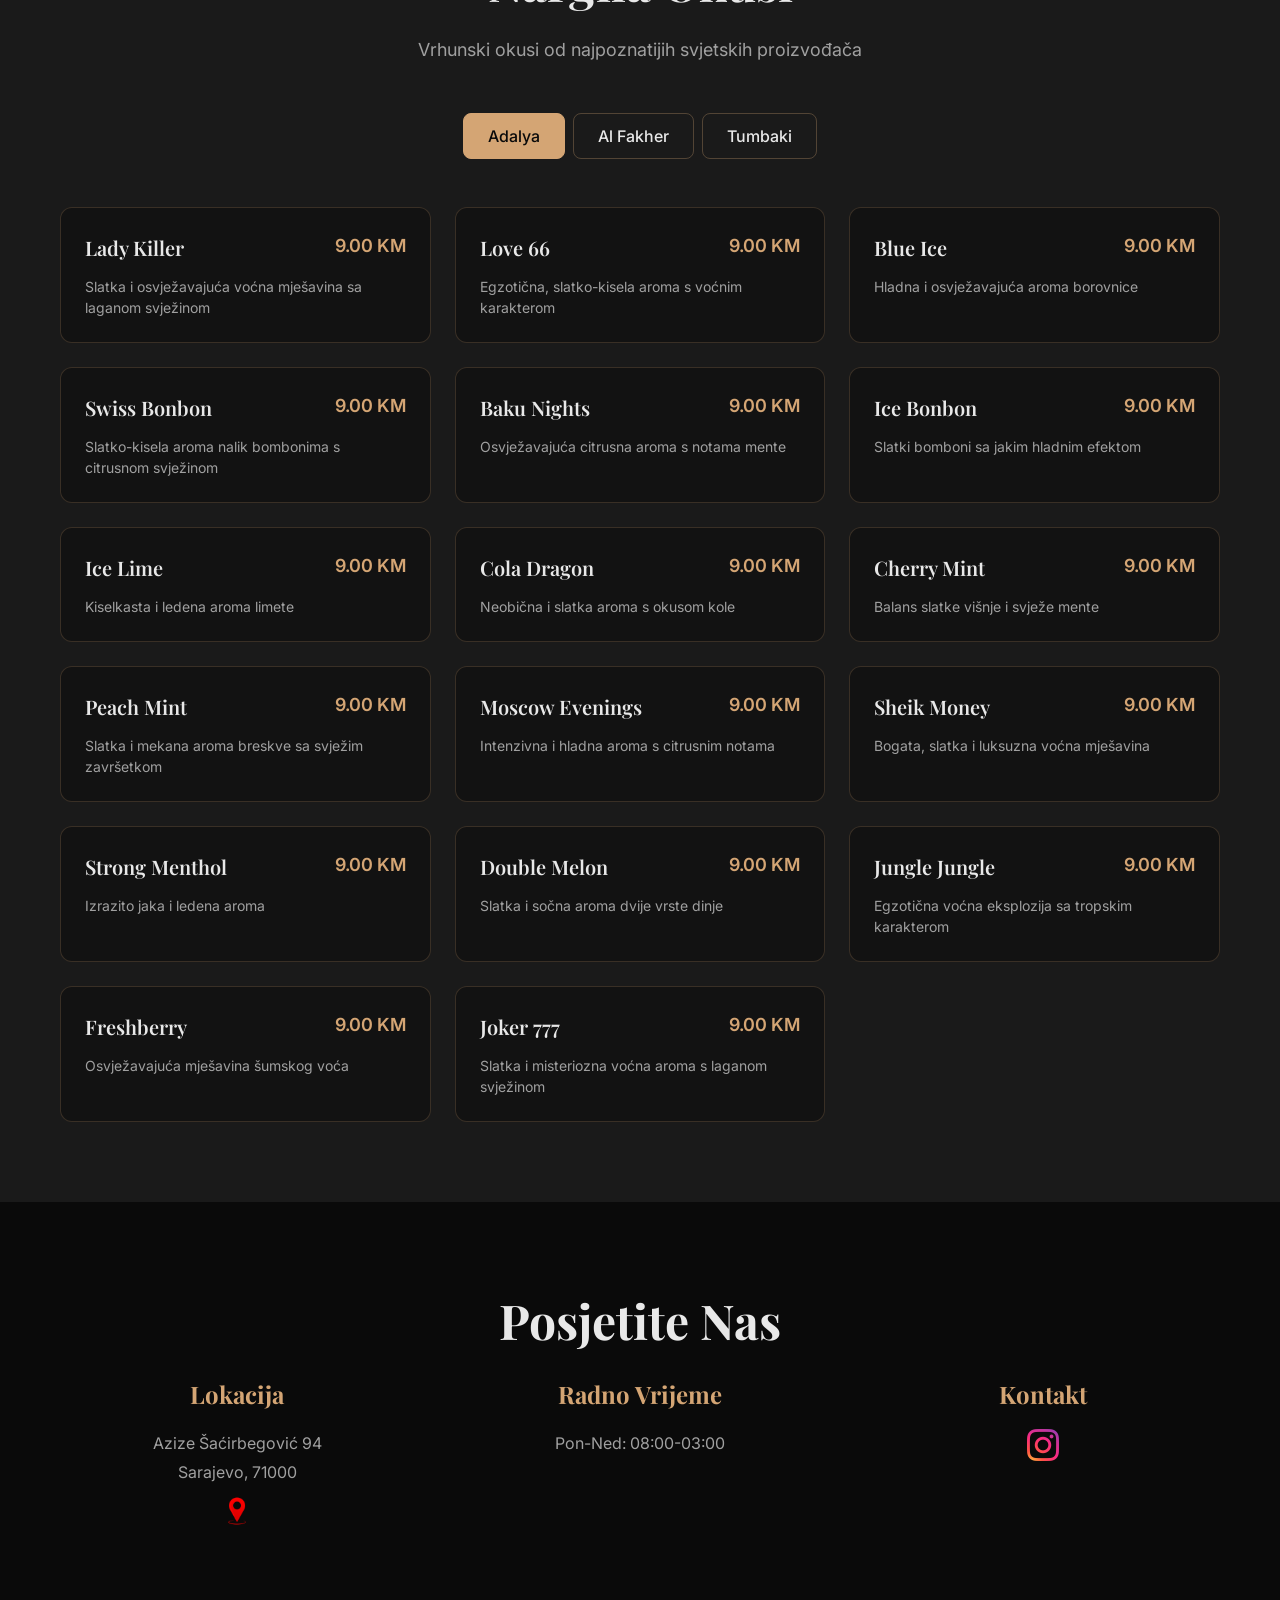
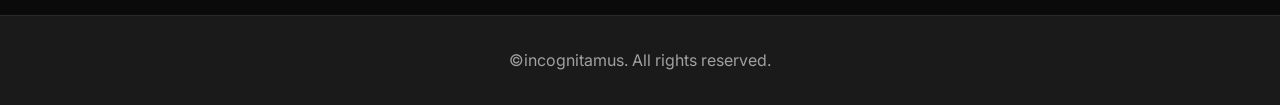
<file: index_v2.html>
<!DOCTYPE html>
<html lang="en">
<head>
    <meta charset="UTF-8">
    <meta name="viewport" content="width=device-width, initial-scale=1.0">
    <title>Zar Nargila Caffe</title>
    <link rel="stylesheet" href="styles_v2.css">
    <link rel="preconnect" href="https://fonts.googleapis.com">
    <link rel="preconnect" href="https://fonts.gstatic.com" crossorigin>
    <link href="https://fonts.googleapis.com/css2?family=Playfair+Display:wght@400;600;700&family=Inter:wght@300;400;500;600&display=swap" rel="stylesheet">
</head>
<script>document.addEventListener("DOMContentLoaded", function () {
    const hour = new Date().getHours();

    document.querySelectorAll("[data-time-price]").forEach(item => {
        const morning = item.dataset.morning;
        const evening = item.dataset.evening;
        const priceEl = item.querySelector(".price");
        const noteEl = item.querySelector(".price-note");

        if (hour >= 8 && hour < 16) {
            priceEl.textContent = morning + " KM";
            noteEl.textContent = "(08:00–16:00)";
        } else {
            priceEl.textContent = evening + " KM";
            noteEl.textContent = "(16:00–24:00)";
        }
    });
});</script>
<body>
    <!-- Header -->
    <header class="header">
        <div class="container">
            <div class="header-content">
                <h1 class="logo">Nargila Bar Žar</h1>
                <!-- Added hamburger menu button for mobile -->
                <button class="hamburger" id="hamburger" aria-label="Toggle menu">
                    <span></span>
                    <span></span>
                    <span></span>
                </button>
                <!-- Added mobile-menu class to nav -->
                <nav class="nav" id="nav">
                    <a href="#home">Početna</a>
                    <a href="#drinks">Pića</a>
                    <a href="#hookah">Nargile</a>
                    <a href="#contact">Kontakt</a>
                </nav>
            </div>
        </div>
    </header>

    <!-- Hero Section -->
    <section id="home" class="hero">
        <div class="hero-overlay"></div>
        <div class="container hero-container">
            <div class="hero-content">
                <h2 class="hero-title">Tvoje mjesto za opuštanje</h2>
                <p class="hero-subtitle">Vrhunski nargila okusi i pažljivo pripremljena pića u ugodnom ambijentu</p>
                <div class="hero-buttons">
                    <a href="#drinks" class="btn btn-primary">Meni</a>
                    <a href="#contact" class="btn btn-secondary">Posjetite Nas</a>
                </div>
            </div>
        </div>
    </section>

    <!-- Drinks Section -->
    <section id="drinks" class="section">
        <div class="container">
            <h2 class="section-title">Katalog Pića</h2>
            <p class="section-subtitle">Pažljivo odabrana pića za vrhunski ugođaj</p>
            
            <!-- Updated tabs to match the 5 drink categories from provided data -->
            <div class="tabs">
                <button class="tab-btn active" data-tab="topli-napici">Topli Napici</button>
                <button class="tab-btn" data-tab="negazirana">Negazirana Pića</button>
                <button class="tab-btn" data-tab="gazirana">Gazirana Pića</button>
                <button class="tab-btn" data-tab="energetska">Energetska Pića</button>
                <button class="tab-btn" data-tab="specijaliteti">Specijaliteti</button>
            </div>

            <!-- Topli Napici (Hot Drinks) with exact items and prices from image -->
            <div class="tab-content active" id="topli-napici">
                <div class="menu-grid">
                    <div class="menu-item">
                        <div class="menu-item-header">
                            <h3>Čaj</h3>
                            <span class="price">3.00 KM</span>
                        </div>
                        <p class="menu-item-desc">
                            Menta, Kamilica, Voćni
                        </p>
                    </div>
                    <div class="menu-item">
                        <div class="menu-item-header">
                            <h3>Cappuccino</h3>
                            <span class="price">3.50 KM</span>
                        </div>
                    </div>
                    <div class="menu-item" data-time-price data-morning="2.00" data-evening="2.50">
                        <div class="menu-item-header">
                            <h3>Espresso kafa</h3>
                            <span class="price">-- KM</span>
                        </div>
                        <p class="menu-item-desc price-note"></p>
                    </div>
                    <div class="menu-item" data-time-price data-morning="2.50" data-evening="3.00">
                        <div class="menu-item-header">
                            <h3>Esspresso kafa s mlijekom</h3>
                            <span class="price">-- KM</span>
                        </div>
                        <p class="menu-item-desc price-note"></p>
                    </div>
                    <div class="menu-item">
                        <div class="menu-item-header">
                            <h3>Esspresso kafa s šlagom</h3>
                            <span class="price">3.00 KM</span>
                        </div>
                    </div>
                    <div class="menu-item">
                        <div class="menu-item-header">
                            <h3>Hladni nescafe</h3>
                            <span class="price">4.50 KM</span>
                        </div>
                    </div>
                    <div class="menu-item">
                        <div class="menu-item-header">
                            <h3>Ice coffee</h3>
                            <span class="price">3.50 KM</span>
                        </div>
                    </div>
                    <div class="menu-item">
                        <div class="menu-item-header">
                            <h3>Nescafe</h3>
                            <span class="price">3.50 KM</span>
                        </div>
                    </div>
                    <div class="menu-item">
                        <div class="menu-item-header">
                            <h3>Topla čokolada</h3>
                            <span class="price">4.50 KM</span>
                        </div>
                    </div>
                </div>
            </div>

            <!-- Negazirana Pića (Non-carbonated drinks) with exact items from image -->
            <div class="tab-content" id="negazirana">
                <div class="menu-grid">
                    <div class="menu-item">
                        <div class="menu-item-header">
                            <h3>Active+ vitamin C</h3>
                            <span class="price">3.50 KM</span>
                        </div>
                    </div>
                    <div class="menu-item">
                        <div class="menu-item-header">
                            <h3>Prirodni sok</h3>
                            <span class="price">4.00 KM</span>
                        </div>
                        <p class="menu-item-desc">
                            Aronija, Banana, Borovnica, Breskva, Jabuka, Jagoda, Naranča
                        </p>
                    </div>
                    <div class="menu-item">
                        <div class="menu-item-header">
                            <h3>Cedevita</h3>
                            <span class="price">2.50 KM</span>
                        </div>
                        <p class="menu-item-desc">
                            Limun, Naranča
                        </p>
                    </div>
                    <div class="menu-item">
                        <div class="menu-item-header">
                            <h3>Dvojni C</h3>
                            <span class="price">3.50 KM</span>
                        </div>
                    </div>
                    <div class="menu-item">
                        <div class="menu-item-header">
                            <h3>Laško malt ALC 0,0%</h3>
                            <span class="price">4.00 KM</span>
                        </div>
                    </div>
                    <div class="menu-item">
                        <div class="menu-item-header">
                            <h3>Ledeni čaj</h3>
                            <span class="price">3.50 KM</span>
                        </div>
                        <p class="menu-item-desc">
                            Breskva, Brusnica
                        </p>
                    </div>
                    <div class="menu-item">
                        <div class="menu-item-header">
                            <h3>Prirodna voda</h3>
                            <span class="price">3.00 KM</span>
                        </div>
                    </div>
                    <div class="menu-item">
                        <div class="menu-item-header">
                            <h3>Vivia Lemon&Limeta</h3>
                            <span class="price">3.00 KM</span>
                        </div>
                    </div>
                </div>
            </div>

            <!-- Gazirana Pića (Carbonated drinks) with exact items from image -->
            <div class="tab-content" id="gazirana">
                <div class="menu-grid">
                    <div class="menu-item">
                        <div class="menu-item-header">
                            <h3>Coca cola</h3>
                            <span class="price">3.50 KM</span>
                        </div>
                        <p class="menu-item-desc">
                            Classic, Zero, Cherry
                        </p>
                    </div>
                    <div class="menu-item">
                        <div class="menu-item-header">
                            <h3>Cockta</h3>
                            <span class="price">3.50 KM</span>
                        </div>
                    </div>
                    <div class="menu-item">
                        <div class="menu-item-header">
                            <h3>Exotic</h3>
                            <span class="price">3.00 KM</span>
                        </div>
                    </div>
                    <div class="menu-item">
                        <div class="menu-item-header">
                            <h3>Fanta</h3>
                            <span class="price">3.50 KM</span>
                        </div>
                    </div>
                    <div class="menu-item">
                        <div class="menu-item-header">
                            <h3>Jupi</h3>
                            <span class="price">3.00 KM</span>
                        </div>
                        <p class="menu-item-desc">
                            Naranča, Tandžerina
                        </p>
                    </div>
                    <div class="menu-item">
                        <div class="menu-item-header">
                            <h3>Kisela voda</h3>
                            <span class="price">2.50 KM</span>
                        </div>
                    </div>
                    <div class="menu-item">
                        <div class="menu-item-header">
                            <h3>Orandžina</h3>
                            <span class="price">4.00 KM</span>
                        </div>
                        <p class="menu-item-desc">
                            Original, Rouge
                        </p>
                    </div>
                    <div class="menu-item">
                        <div class="menu-item-header">
                            <h3>Schweppes</h3>
                            <span class="price">3.50 KM</span>
                        </div>
                    </div>
                    <div class="menu-item">
                        <div class="menu-item-header">
                            <h3>Somersby ALC 0,0%</h3>
                            <span class="price">4.00 KM</span>
                        </div>
                    </div>
                    <div class="menu-item">
                        <div class="menu-item-header">
                            <h3>Sprite</h3>
                            <span class="price">3.50 KM</span>
                        </div>
                    </div>
                </div>
            </div>

            <!-- Energetska Pića (Energy drinks) with exact items from image -->
            <div class="tab-content" id="energetska">
                <div class="menu-grid">
                    <div class="menu-item">
                        <div class="menu-item-header">
                            <h3>Rooster</h3>
                            <span class="price">5.00 KM</span>
                        </div>
                        <p class="menu-item-desc">
                            Classic, Borovnica, Eukaliptus, Zero
                        </p>
                    </div>
                    <div class="menu-item">
                        <div class="menu-item-header">
                            <h3>Red Bull</h3>
                            <span class="price">3.00 KM</span>
                        </div>
                        <p class="menu-item-desc">
                            Classic, Zero
                        </p>
                    </div>
                </div>
            </div>

            <!-- Specijaliteti (Specialties) as requested by user -->
            <div class="tab-content" id="specijaliteti">
                <div class="menu-grid">
                    <div class="menu-item">
                        <div class="menu-item-header">
                            <h3>Cijeđeni sok</h3>
                            <span class="price">4.50 KM</span>
                        </div>
                        <p class="menu-item-desc">
                            Limunada, Naranča
                        </p>
                    </div><div class="menu-item">
                        <div class="menu-item-header">
                            <h3>Cijeđeni mix</h3>
                            <span class="price">5.00 KM</span>
                        </div>
                        <p class="menu-item-desc">
                            Limunada + Naranča
                        </p>
                    </div>
                    <div class="menu-item">
                        <div class="menu-item-header">
                            <h3>Protein sa vodom</h3>
                            <span class="price">3.50 KM</span>
                        </div>
                    </div>
                    <div class="menu-item">
                        <div class="menu-item-header">
                            <h3>Protein sa mlijekom</h3>
                            <span class="price">4.00 KM</span>
                        </div>
                    </div>
                </div>
            </div>
        </div>
    </section>

    <!-- Hookah Section -->
    <section id="hookah" class="section section-dark">
        <div class="container">
            <h2 class="section-title">Nargila Okusi</h2>
            <p class="section-subtitle">Vrhunski okusi od najpoznatijih svjetskih proizvođača</p>
            
            <div class="tabs">
                <button class="tab-btn active" data-tab="adalya">Adalya</button>
                <button class="tab-btn" data-tab="alfakher">Al Fakher</button>
                <button class="tab-btn" data-tab="tumbaki">Tumbaki</button>
            </div>

            <div class="tab-content active" id="adalya">
                <div class="menu-grid">
                    <div class="menu-item">
                        <div class="menu-item-header">
                            <h3>Lady Killer</h3>
                            <span class="price">9.00 KM</span>
                        </div>
                        <p class="menu-item-desc">Slatka i osvježavajuća voćna mješavina sa laganom svježinom</p>
                    </div>
                    <div class="menu-item">
                        <div class="menu-item-header">
                            <h3>Love 66</h3>
                            <span class="price">9.00 KM</span>
                        </div>
                        <p class="menu-item-desc">Egzotična, slatko-kisela aroma s voćnim karakterom</p>
                    </div>
                    <div class="menu-item">
                        <div class="menu-item-header">
                            <h3>Blue Ice</h3>
                            <span class="price">9.00 KM</span>
                        </div>
                        <p class="menu-item-desc">Hladna i osvježavajuća aroma borovnice</p>
                    </div>
                    <div class="menu-item">
                        <div class="menu-item-header">
                            <h3>Swiss Bonbon</h3>
                            <span class="price">9.00 KM</span>
                        </div>
                        <p class="menu-item-desc">Slatko-kisela aroma nalik bombonima s citrusnom svježinom</p>
                    </div>
                    <div class="menu-item">
                        <div class="menu-item-header">
                            <h3>Baku Nights</h3>
                            <span class="price">9.00 KM</span>
                        </div>
                        <p class="menu-item-desc">Osvježavajuća citrusna aroma s notama mente</p>
                    </div>
                    <div class="menu-item">
                        <div class="menu-item-header">
                            <h3>Ice Bonbon</h3>
                            <span class="price">9.00 KM</span>
                        </div>
                        <p class="menu-item-desc">Slatki bomboni sa jakim hladnim efektom</p>
                    </div>
                    <div class="menu-item">
                        <div class="menu-item-header">
                            <h3>Ice Lime</h3>
                            <span class="price">9.00 KM</span>
                        </div>
                        <p class="menu-item-desc">Kiselkasta i ledena aroma limete</p>
                    </div>
                    <div class="menu-item">
                        <div class="menu-item-header">
                            <h3>Cola Dragon</h3>
                            <span class="price">9.00 KM</span>
                        </div>
                        <p class="menu-item-desc">Neobična i slatka aroma s okusom kole</p>
                    </div>
                    <div class="menu-item">
                        <div class="menu-item-header">
                            <h3>Cherry Mint</h3>
                            <span class="price">9.00 KM</span>
                        </div>
                        <p class="menu-item-desc">Balans slatke višnje i svježe mente</p>
                    </div>
                    <div class="menu-item">
                        <div class="menu-item-header">
                            <h3>Peach Mint</h3>
                            <span class="price">9.00 KM</span>
                        </div>
                        <p class="menu-item-desc">Slatka i mekana aroma breskve sa svježim završetkom</p>
                    </div>
                    <div class="menu-item">
                        <div class="menu-item-header">
                            <h3>Moscow Evenings</h3>
                            <span class="price">9.00 KM</span>
                        </div>
                        <p class="menu-item-desc">Intenzivna i hladna aroma s citrusnim notama</p>
                    </div>
                    <div class="menu-item">
                        <div class="menu-item-header">
                            <h3>Sheik Money</h3>
                            <span class="price">9.00 KM</span>
                        </div>
                        <p class="menu-item-desc">Bogata, slatka i luksuzna voćna mješavina</p>
                    </div>
                    <div class="menu-item">
                        <div class="menu-item-header">
                            <h3>Strong Menthol</h3>
                            <span class="price">9.00 KM</span>
                        </div>
                        <p class="menu-item-desc">Izrazito jaka i ledena aroma</p>
                    </div>
                    <div class="menu-item">
                        <div class="menu-item-header">
                            <h3>Double Melon</h3>
                            <span class="price">9.00 KM</span>
                        </div>
                        <p class="menu-item-desc">Slatka i sočna aroma dvije vrste dinje</p>
                    </div>
                    <div class="menu-item">
                        <div class="menu-item-header">
                            <h3>Jungle Jungle</h3>
                            <span class="price">9.00 KM</span>
                        </div>
                        <p class="menu-item-desc">Egzotična voćna eksplozija sa tropskim karakterom</p>
                    </div>
                    <div class="menu-item">
                        <div class="menu-item-header">
                            <h3>Freshberry</h3>
                            <span class="price">9.00 KM</span>
                        </div>
                        <p class="menu-item-desc">Osvježavajuća mješavina šumskog voća</p>
                    </div>
                    <div class="menu-item">
                        <div class="menu-item-header">
                            <h3>Joker 777</h3>
                            <span class="price">9.00 KM</span>
                        </div>
                        <p class="menu-item-desc">Slatka i misteriozna voćna aroma s laganom svježinom</p>
                    </div>
                </div>
            </div>

            <div class="tab-content" id="tumbaki">
                <div class="menu-grid">
                    <div class="menu-item">
                        <div class="menu-item-header">
                            <h3>Blackberry</h3>
                            <span class="price">9.00 KM</span>
                        </div>
                        <p class="menu-item-desc">Slatka aroma kupine s blagim rashlađujućim efektom</p>
                    </div>
                    <div class="menu-item">
                        <div class="menu-item-header">
                            <h3>Blue Flesh</h3>
                            <span class="price">9.00 KM</span>
                        </div>
                        <p class="menu-item-desc">Sočna i prirodna aroma borovnice</p>
                    </div>
                    <div class="menu-item">
                        <div class="menu-item-header">
                            <h3>Pistachio</h3>
                            <span class="price">9.00 KM</span>
                        </div>
                        <p class="menu-item-desc">Neobična, orašasta aroma s blagom svježinom</p>
                    </div>
                    <div class="menu-item">
                        <div class="menu-item-header">
                            <h3>Watermelon Flash</h3>
                            <span class="price">9.00 KM</span>
                        </div>
                        <p class="menu-item-desc">Slatka i osvježavajuća aroma ljetne lubenice</p>
                    </div>
                    <div class="menu-item">
                        <div class="menu-item-header">
                            <h3>Raspberry Punch</h3>
                            <span class="price">9.00 KM</span>
                        </div>
                        <p class="menu-item-desc">Intenzivna, slatko-kiselkasta aroma maline</p>
                    </div>
                    <div class="menu-item">
                        <div class="menu-item-header">
                            <h3>Triple Grape</h3>
                            <span class="price">9.00 KM</span>
                        </div>
                        <p class="menu-item-desc">Bogata aroma grožđa s punim voćnim karakterom</p>
                    </div>
                </div>
            </div>

            <div class="tab-content" id="alfakher">
                <div class="menu-grid">
                    <div class="menu-item">
                        <div class="menu-item-header">
                            <h3>Double Apple</h3>
                            <span class="price">9.00 KM</span>
                        </div>
                        <p class="menu-item-desc">Klasična i bogata aroma jabuke</p>
                    </div>
                    <div class="menu-item">
                        <div class="menu-item-header">
                            <h3>Mint Flavour</h3>
                            <span class="price">9.00 KM</span>
                        </div>
                        <p class="menu-item-desc">Čista, jaka i osvježavajuća aroma mente</p>
                    </div>
                    <div class="menu-item">
                        <div class="menu-item-header">
                            <h3>Grapes</h3>
                            <span class="price">9.00 KM</span>
                        </div>
                        <p class="menu-item-desc">Slatka i sočna aroma zrelog grožđa</p>
                    </div>
                    <div class="menu-item">
                        <div class="menu-item-header">
                            <h3>Blueberry</h3>
                            <span class="price">9.00 KM</span>
                        </div>
                        <p class="menu-item-desc">Slatka i blago kiselkasta aroma borovnice</p>
                    </div>
                    <div class="menu-item">
                        <div class="menu-item-header">
                            <h3>Raspberry</h3>
                            <span class="price">9.00 KM</span>
                        </div>
                        <p class="menu-item-desc">Slatka i sočna aroma maline</p>
                    </div>
                    <div class="menu-item">
                        <div class="menu-item-header">
                            <h3>Grenadine</h3>
                            <span class="price">9.00 KM</span>
                        </div>
                        <p class="menu-item-desc">Slatka i sirupasta aroma nara</p>
                    </div>
                </div>
            </div>
        </div>
    </section>

    <!-- Contact Section -->
    <section id="contact" class="section">
        <div class="container">
            <h2 class="section-title">Posjetite Nas</h2>
            <div class="contact-grid">
                <div class="contact-item">
                    <h3>Lokacija</h3>
                    <p>Azize Šaćirbegović 94<br>Sarajevo, 71000</p>
                    <a href="https://www.google.com/maps/search/?api=1&query=Azize+Šaćirbegović+94+Sarajevo"
                    target="_blank"
                    rel="noopener"
                    aria-label="Location"
                    style="display:inline-flex; align-items:center; gap:8px; margin-top: 8px;">
                
                        <img src="location.png"
                            alt="Location"
                            width="32"
                            height="32">
                    </a>
                </div>
                <div class="contact-item">
                    <h3>Radno Vrijeme</h3>
                    <p>Pon-Ned: 08:00-03:00</p>
                </div>
                <div class="contact-item">
                    <h3>Kontakt</h3>
                    <a href="https://www.instagram.com/zarnargilacaffe"
                    target="_blank"
                    rel="noopener"
                    aria-label="Instagram"
                    style="display:inline-flex; align-items:center; gap:8px;">
                
                        <img src="instagram-icon.png"
                            alt="Instagram"
                            width="32"
                            height="32">
                    </a>
                </div>
            </div>
        </div>
    </section>

    <!-- Footer -->
    <footer class="footer">
        <div class="container">
            <p>&copy;incognitamus. All rights reserved.</p>
        </div>
    </footer>

    <script src="script_v2.js"></script>        
</body>
</html>
</file>
<file: styles.css>
/* ==========================================================
   Nargila Bar Žar — menu
   ========================================================== */

:root {
  --bg: #0c0a09;
  --bg-2: #120f0d;
  --surface: #17130f;
  --surface-2: #1f1914;
  --line: rgba(255, 214, 170, 0.09);
  --line-strong: rgba(255, 214, 170, 0.18);
  --text: #f4ece3;
  --muted: #a99a8b;
  --faint: #6f6458;
  --ember: #f08a43;
  --ember-2: #ff5e3a;
  --gold: #e2bb84;
  --accent-grad: linear-gradient(135deg, #ffb46b 0%, #f08a43 45%, #e2543a 100%);

  --hue-fruit: #ff6b7d;
  --hue-sweet: #c48bff;
  --hue-ice: #6fd3ff;
  --hue-mint: #5fe0a8;
  --hue-citrus: #ffd166;
  --hue-exotic: #ff9f4a;

  --serif: "Fraunces", Georgia, serif;
  --sans: "Manrope", system-ui, -apple-system, "Segoe UI", sans-serif;

  --radius: 18px;
  --radius-sm: 12px;
  --header-h: 68px;
  --container: 1200px;
  --ease: cubic-bezier(.2, .7, .2, 1);
}

*,
*::before,
*::after { box-sizing: border-box; }

* { margin: 0; padding: 0; }

html {
  scroll-behavior: smooth;
  scroll-padding-top: calc(var(--header-h) + 16px);
  -webkit-text-size-adjust: 100%;
}

body {
  font-family: var(--sans);
  background: var(--bg);
  color: var(--text);
  line-height: 1.6;
  font-size: 16px;
  -webkit-font-smoothing: antialiased;
  overflow-x: hidden;
}

/* subtle film grain */
body::before {
  content: "";
  position: fixed;
  inset: 0;
  pointer-events: none;
  z-index: 100;
  opacity: .05;
  background-image: url("data:image/svg+xml,%3Csvg xmlns='http://www.w3.org/2000/svg' width='160' height='160'%3E%3Cfilter id='n'%3E%3CfeTurbulence type='fractalNoise' baseFrequency='.85' numOctaves='3' stitchTiles='stitch'/%3E%3C/filter%3E%3Crect width='100%25' height='100%25' filter='url(%23n)'/%3E%3C/svg%3E");
}

a { color: inherit; text-decoration: none; }
button { font: inherit; color: inherit; background: none; border: 0; cursor: pointer; }
svg { width: 1em; height: 1em; flex: none; }
em { font-style: italic; }

:focus-visible {
  outline: 2px solid var(--ember);
  outline-offset: 3px;
  border-radius: 8px;
}

::selection { background: var(--ember); color: #1a0f08; }

.container {
  width: 100%;
  max-width: var(--container);
  margin: 0 auto;
  padding: 0 24px;
}

/* ---------- Shared bits ---------- */

.eyebrow {
  display: inline-flex;
  align-items: center;
  gap: 12px;
  font-size: 12px;
  font-weight: 600;
  letter-spacing: .22em;
  text-transform: uppercase;
  color: var(--gold);
}
.eyebrow .line {
  width: 32px;
  height: 1px;
  background: var(--accent-grad);
}

.status {
  display: inline-flex;
  align-items: center;
  gap: 8px;
  padding: 6px 12px;
  border-radius: 999px;
  border: 1px solid var(--line-strong);
  background: rgba(255, 255, 255, .03);
  font-size: 12.5px;
  font-weight: 600;
  white-space: nowrap;
  color: var(--muted);
}
.status-dot {
  width: 7px;
  height: 7px;
  border-radius: 50%;
  background: var(--faint);
}
.status.is-open { color: #c9f2dc; border-color: rgba(95, 224, 168, .3); }
.status.is-open .status-dot {
  background: var(--hue-mint);
  box-shadow: 0 0 0 0 rgba(95, 224, 168, .6);
  animation: pulse 2s infinite;
}
.status.is-closed { color: #ffc2b0; border-color: rgba(255, 94, 58, .3); }
.status.is-closed .status-dot { background: var(--ember-2); }
.status-lg { padding: 8px 14px; font-size: 13.5px; }

@keyframes pulse {
  70% { box-shadow: 0 0 0 8px rgba(95, 224, 168, 0); }
  100% { box-shadow: 0 0 0 0 rgba(95, 224, 168, 0); }
}

.btn {
  display: inline-flex;
  align-items: center;
  justify-content: center;
  gap: 10px;
  height: 52px;
  padding: 0 28px;
  border-radius: 999px;
  font-weight: 700;
  font-size: 15px;
  letter-spacing: .01em;
  transition: transform .3s var(--ease), box-shadow .3s var(--ease), background .3s, border-color .3s;
}
.btn svg { font-size: 18px; transition: transform .3s var(--ease); }
.btn-primary {
  background: var(--accent-grad);
  color: #1d0f06;
  box-shadow: 0 10px 30px -10px rgba(240, 138, 67, .7), inset 0 1px 0 rgba(255, 255, 255, .3);
}
.btn-primary:hover { transform: translateY(-2px); box-shadow: 0 16px 40px -12px rgba(240, 138, 67, .9), inset 0 1px 0 rgba(255, 255, 255, .3); }
.btn-ghost {
  border: 1px solid var(--line-strong);
  background: rgba(255, 255, 255, .04);
  backdrop-filter: blur(8px);
  -webkit-backdrop-filter: blur(8px);
}
.btn-ghost:hover { border-color: var(--gold); background: rgba(226, 187, 132, .08); }
.btn-ghost:hover svg { transform: translate(2px, -2px); }

/* ---------- Brand ---------- */

.brand { display: inline-flex; align-items: center; gap: 12px; }
.brand-mark {
  display: grid;
  place-items: center;
  width: 40px;
  height: 40px;
  border-radius: 12px;
  background: radial-gradient(circle at 50% 80%, rgba(240, 138, 67, .35), transparent 70%), var(--surface-2);
  border: 1px solid var(--line-strong);
  color: var(--ember);
  font-size: 22px;
  box-shadow: 0 0 24px -6px rgba(240, 138, 67, .55);
}
.brand-mark svg { filter: drop-shadow(0 0 6px rgba(255, 140, 60, .6)); }
.brand-text { display: flex; flex-direction: column; line-height: 1; }
.brand-name {
  font-family: var(--serif);
  font-size: 24px;
  font-weight: 700;
  letter-spacing: -.01em;
}
.brand-sub {
  margin-top: 4px;
  font-size: 10px;
  font-weight: 700;
  letter-spacing: .28em;
  text-transform: uppercase;
  color: var(--muted);
}

/* ---------- Header ---------- */

.header {
  position: fixed;
  inset: 0 0 auto 0;
  z-index: 50;
  height: var(--header-h);
  transition: background .4s, border-color .4s, backdrop-filter .4s;
  border-bottom: 1px solid transparent;
}
.header.is-scrolled {
  background: rgba(12, 10, 9, .78);
  backdrop-filter: blur(16px) saturate(140%);
  -webkit-backdrop-filter: blur(16px) saturate(140%);
  border-bottom-color: var(--line);
}
.header-inner {
  height: 100%;
  display: flex;
  align-items: center;
  justify-content: space-between;
  gap: 24px;
}
.nav { display: flex; gap: 6px; }
.nav a {
  position: relative;
  padding: 8px 16px;
  font-size: 14.5px;
  font-weight: 600;
  color: var(--muted);
  border-radius: 999px;
  transition: color .25s, background .25s;
}
.nav a:hover { color: var(--text); }
.nav a.is-active { color: var(--text); background: rgba(255, 255, 255, .06); }
.header-actions { display: flex; align-items: center; gap: 10px; }
.icon-btn {
  display: grid;
  place-items: center;
  width: 40px;
  height: 40px;
  border-radius: 50%;
  border: 1px solid var(--line-strong);
  font-size: 18px;
  color: var(--muted);
  transition: color .25s, border-color .25s, transform .25s;
}
.icon-btn:hover { color: var(--text); border-color: var(--gold); transform: translateY(-1px); }

/* ---------- Hero ---------- */

.hero {
  position: relative;
  min-height: 100vh;
  min-height: 100svh;
  display: flex;
  align-items: center;
  padding: calc(var(--header-h) + 48px) 0 96px;
  overflow: hidden;
  isolation: isolate;
}
.hero-bg {
  position: absolute;
  inset: -4%;
  z-index: -3;
  background: url("dark-atmospheric-hookah-lounge-interior-with-ambie.jpg") center / cover no-repeat;
  filter: saturate(1.1) contrast(1.05);
  animation: kenburns 30s ease-in-out infinite alternate;
}
.hero::before {
  content: "";
  position: absolute;
  inset: 0;
  z-index: -2;
  background:
    radial-gradient(ellipse 80% 60% at 20% 70%, rgba(240, 138, 67, .18), transparent 60%),
    linear-gradient(90deg, rgba(12, 10, 9, .92) 0%, rgba(12, 10, 9, .65) 55%, rgba(12, 10, 9, .45) 100%),
    linear-gradient(0deg, var(--bg) 0%, transparent 35%);
}
@keyframes kenburns {
  from { transform: scale(1); }
  to { transform: scale(1.08) translate(-1%, -1%); }
}

.hero-smoke { position: absolute; inset: 0; z-index: -1; pointer-events: none; }
.hero-smoke span {
  position: absolute;
  bottom: -20%;
  width: 60vmax;
  height: 60vmax;
  border-radius: 50%;
  background: radial-gradient(circle, rgba(255, 240, 225, .07), transparent 60%);
  filter: blur(30px);
  animation: smoke 22s ease-in-out infinite;
}
.hero-smoke span:nth-child(1) { left: -10%; }
.hero-smoke span:nth-child(2) { left: 30%; animation-delay: -8s; animation-duration: 28s; }
.hero-smoke span:nth-child(3) { left: 60%; animation-delay: -15s; animation-duration: 25s; }
@keyframes smoke {
  0% { transform: translate(0, 10%) scale(.8); opacity: 0; }
  30% { opacity: 1; }
  100% { transform: translate(10%, -70%) scale(1.3); opacity: 0; }
}

.hero-embers { position: absolute; inset: 0; z-index: -1; pointer-events: none; }
.hero-embers i {
  position: absolute;
  bottom: -10px;
  width: 4px;
  height: 4px;
  border-radius: 50%;
  background: #ffb46b;
  box-shadow: 0 0 10px 2px rgba(255, 140, 60, .8);
  opacity: 0;
  animation: ember 9s linear infinite;
}
.hero-embers i:nth-child(1) { left: 8%; animation-delay: 0s; }
.hero-embers i:nth-child(2) { left: 18%; animation-delay: 2.4s; animation-duration: 11s; }
.hero-embers i:nth-child(3) { left: 27%; animation-delay: 5s; width: 3px; height: 3px; }
.hero-embers i:nth-child(4) { left: 36%; animation-delay: 1.2s; animation-duration: 12s; }
.hero-embers i:nth-child(5) { left: 45%; animation-delay: 6.5s; width: 2px; height: 2px; }
.hero-embers i:nth-child(6) { left: 54%; animation-delay: 3.3s; animation-duration: 10s; }
.hero-embers i:nth-child(7) { left: 63%; animation-delay: 7.7s; width: 3px; height: 3px; }
.hero-embers i:nth-child(8) { left: 71%; animation-delay: .6s; animation-duration: 13s; }
.hero-embers i:nth-child(9) { left: 79%; animation-delay: 4.1s; }
.hero-embers i:nth-child(10) { left: 86%; animation-delay: 8.4s; width: 2px; height: 2px; }
.hero-embers i:nth-child(11) { left: 92%; animation-delay: 2s; animation-duration: 11s; }
.hero-embers i:nth-child(12) { left: 13%; animation-delay: 9s; animation-duration: 14s; width: 2px; height: 2px; }
@keyframes ember {
  0% { transform: translate(0, 0); opacity: 0; }
  10% { opacity: 1; }
  50% { transform: translate(24px, -45vh); }
  85% { opacity: .7; }
  100% { transform: translate(-16px, -90vh); opacity: 0; }
}

.hero-content { position: relative; }
.hero-title {
  margin: 22px 0 22px;
  font-family: var(--serif);
  font-weight: 600;
  font-size: clamp(44px, 8.4vw, 104px);
  line-height: .98;
  letter-spacing: -.025em;
  max-width: 12ch;
}
.hero-title em {
  font-weight: 400;
  background: var(--accent-grad);
  -webkit-background-clip: text;
  background-clip: text;
  color: transparent;
  padding-right: .06em;
}
.hero-sub {
  max-width: 34rem;
  font-size: clamp(16px, 1.6vw, 19px);
  color: #cfc2b4;
  margin-bottom: 36px;
}
.hero-cta { display: flex; flex-wrap: wrap; gap: 12px; margin-bottom: 40px; }
.hero-meta {
  list-style: none;
  display: flex;
  flex-wrap: wrap;
  align-items: center;
  gap: 12px 24px;
  font-size: 14px;
  color: var(--muted);
}
.hero-meta li { display: inline-flex; align-items: center; gap: 8px; }
.hero-meta svg { font-size: 17px; color: var(--gold); }

.scroll-cue {
  position: absolute;
  left: 50%;
  bottom: 28px;
  width: 26px;
  height: 42px;
  margin-left: -13px;
  border: 1.5px solid var(--line-strong);
  border-radius: 999px;
}
.scroll-cue span {
  position: absolute;
  left: 50%;
  top: 8px;
  width: 3px;
  height: 8px;
  margin-left: -1.5px;
  border-radius: 2px;
  background: var(--gold);
  animation: cue 2s var(--ease) infinite;
}
@keyframes cue {
  0% { transform: translateY(0); opacity: 1; }
  80% { transform: translateY(14px); opacity: 0; }
  100% { opacity: 0; }
}

/* ---------- Highlights ---------- */

.highlights { position: relative; margin-top: -40px; z-index: 2; }
.highlights-grid {
  display: grid;
  grid-template-columns: repeat(3, 1fr);
  gap: 16px;
}
.highlight {
  display: flex;
  gap: 16px;
  padding: 22px;
  border-radius: var(--radius);
  background: linear-gradient(180deg, rgba(31, 25, 20, .9), rgba(23, 19, 15, .9));
  border: 1px solid var(--line);
  backdrop-filter: blur(10px);
  -webkit-backdrop-filter: blur(10px);
}
.highlight-icon {
  display: grid;
  place-items: center;
  width: 44px;
  height: 44px;
  border-radius: 12px;
  font-size: 22px;
  color: var(--ember);
  background: rgba(240, 138, 67, .1);
  border: 1px solid rgba(240, 138, 67, .2);
  flex: none;
}
.highlight h2 { font-family: var(--serif); font-size: 19px; font-weight: 600; margin-bottom: 4px; }
.highlight p { font-size: 14px; color: var(--muted); line-height: 1.5; }

/* ---------- Sections ---------- */

.section { position: relative; padding: 120px 0; }
.section-head { margin-bottom: 40px; }
.section-title {
  margin-top: 14px;
  font-family: var(--serif);
  font-weight: 600;
  font-size: clamp(38px, 5.5vw, 64px);
  line-height: 1.02;
  letter-spacing: -.02em;
}
.section-title em { font-weight: 400; color: var(--gold); }
.section-sub { margin-top: 12px; color: var(--muted); font-size: 17px; max-width: 36rem; }

/* ---------- Chips ---------- */

.chips { display: flex; flex-wrap: wrap; gap: 8px; }
.chip {
  display: inline-flex;
  align-items: center;
  gap: 8px;
  height: 40px;
  padding: 0 18px;
  border-radius: 999px;
  border: 1px solid var(--line-strong);
  background: rgba(255, 255, 255, .02);
  font-size: 14px;
  font-weight: 600;
  color: var(--muted);
  white-space: nowrap;
  transition: color .25s, background .25s, border-color .25s, transform .2s;
}
.chip:hover { color: var(--text); border-color: rgba(226, 187, 132, .45); }
.chip:active { transform: scale(.97); }
.chip.is-active {
  color: #1d0f06;
  background: var(--gold);
  border-color: var(--gold);
}
.chip-sm { height: 34px; padding: 0 14px; font-size: 13px; }
.chip .dot { width: 8px; height: 8px; border-radius: 50%; background: var(--c); }

/* ---------- Drinks menu ---------- */

.menu-toolbar {
  position: sticky;
  top: var(--header-h);
  z-index: 20;
  display: flex;
  align-items: center;
  gap: 16px;
  padding: 14px 0;
  margin-bottom: 24px;
  background: linear-gradient(180deg, var(--bg) 75%, rgba(12, 10, 9, 0));
}
.search {
  position: relative;
  flex: 0 0 260px;
  display: flex;
  align-items: center;
}
.search svg {
  position: absolute;
  left: 16px;
  font-size: 18px;
  color: var(--faint);
  pointer-events: none;
}
.search input {
  width: 100%;
  height: 44px;
  padding: 0 16px 0 44px;
  border-radius: 999px;
  border: 1px solid var(--line-strong);
  background: var(--surface);
  color: var(--text);
  font: inherit;
  font-size: 15px;
  transition: border-color .25s, background .25s;
}
.search input::placeholder { color: var(--faint); }
.search input:focus { outline: none; border-color: var(--gold); background: var(--surface-2); }

.chips-scroll {
  flex-wrap: nowrap;
  overflow-x: auto;
  scrollbar-width: none;
  -webkit-mask-image: linear-gradient(90deg, #000 85%, transparent);
  mask-image: linear-gradient(90deg, #000 85%, transparent);
  padding-right: 32px;
}
.chips-scroll::-webkit-scrollbar { display: none; }

.menu {
  display: grid;
  gap: 48px;
}
.category { scroll-margin-top: 76px; }
.category-head {
  display: flex;
  align-items: baseline;
  flex-wrap: wrap;
  gap: 4px 14px;
  margin-bottom: 16px;
}
.category-num {
  font-family: var(--serif);
  font-style: italic;
  font-size: 15px;
  color: var(--ember);
}
.category-head h3 {
  font-family: var(--serif);
  font-weight: 600;
  font-size: 26px;
  letter-spacing: -.01em;
}
.daypart {
  margin-left: auto;
  display: inline-flex;
  align-items: center;
  gap: 6px;
  font-size: 12px;
  font-weight: 600;
  color: var(--gold);
}
.daypart:empty { display: none; }
.daypart svg { font-size: 14px; }

/* Drinks as equal-size square tiles */
.items {
  display: grid;
  grid-template-columns: repeat(auto-fill, minmax(176px, 1fr));
  gap: 12px;
}
.item {
  display: flex;
  flex-direction: column;
  aspect-ratio: 1 / 1;
  padding: 18px;
  border-radius: 18px;
  background: var(--surface);
  border: 1px solid var(--line);
  overflow: hidden;
  transition: border-color .25s, transform .25s var(--ease), background .25s;
}
.item:hover { border-color: rgba(226, 187, 132, .35); background: var(--surface-2); transform: translateY(-2px); }
.item-head { display: contents; }
.item h4 { order: 0; font-size: 16px; font-weight: 600; line-height: 1.3; letter-spacing: -.005em; }
.leader { display: none; }
.item-price {
  order: 2;
  margin-top: auto;
  padding-top: 10px;
  font-family: var(--serif);
  font-weight: 600;
  font-size: 22px;
  color: var(--gold);
  white-space: nowrap;
  font-variant-numeric: tabular-nums;
}
.item-price small { font-family: var(--sans); font-size: 11px; font-weight: 700; letter-spacing: .06em; color: var(--muted); }
.tag-soft {
  display: inline-block;
  margin-left: 6px;
  padding: 1px 7px;
  border-radius: 6px;
  font-size: 11px;
  font-weight: 700;
  color: var(--hue-mint);
  background: rgba(95, 224, 168, .1);
  vertical-align: 2px;
}
.variants { order: 1; margin-top: 6px; font-size: 12.5px; line-height: 1.45; color: var(--muted); }
.variants span:not(:last-child)::after { content: ", "; }

.empty {
  grid-column: 1 / -1;
  padding: 48px 24px;
  text-align: center;
  color: var(--muted);
  border: 1px dashed var(--line-strong);
  border-radius: var(--radius);
}
mark { background: rgba(240, 138, 67, .3); color: inherit; border-radius: 3px; padding: 0 1px; }

/* ---------- Hookah ---------- */

.section-hookah {
  background:
    radial-gradient(ellipse 70% 50% at 50% 0%, rgba(240, 138, 67, .08), transparent 70%),
    var(--bg-2);
  border-top: 1px solid var(--line);
  border-bottom: 1px solid var(--line);
  overflow: hidden;
}
.hookah-glow {
  position: absolute;
  top: -200px;
  right: -200px;
  width: 600px;
  height: 600px;
  border-radius: 50%;
  background: radial-gradient(circle, rgba(196, 139, 255, .1), transparent 65%);
  pointer-events: none;
}

.price-banner {
  display: flex;
  align-items: center;
  flex-wrap: wrap;
  gap: 16px 32px;
  padding: 22px 28px;
  margin-bottom: 28px;
  border-radius: var(--radius);
  background:
    linear-gradient(90deg, rgba(240, 138, 67, .14), rgba(240, 138, 67, .02)),
    var(--surface);
  border: 1px solid rgba(240, 138, 67, .25);
}
.price-banner > div { display: flex; flex-direction: column; }
.price-banner-label {
  font-size: 11.5px;
  font-weight: 700;
  letter-spacing: .2em;
  text-transform: uppercase;
  color: var(--gold);
}
.price-banner-value {
  font-family: var(--serif);
  font-size: 40px;
  font-weight: 600;
  line-height: 1.1;
}
.price-banner-value small { font-family: var(--sans); font-size: 15px; font-weight: 700; color: var(--muted); }
.price-banner p { color: var(--muted); font-size: 15px; }

.filters { display: grid; gap: 12px; margin-bottom: 18px; }
.result-count { font-size: 13px; color: var(--faint); margin-bottom: 18px; min-height: 1.2em; }

.hue-fruit { --c: var(--hue-fruit); }
.hue-sweet { --c: var(--hue-sweet); }
.hue-ice { --c: var(--hue-ice); }
.hue-mint { --c: var(--hue-mint); }
.hue-citrus { --c: var(--hue-citrus); }
.hue-exotic { --c: var(--hue-exotic); }

.flavors {
  display: grid;
  grid-template-columns: repeat(auto-fill, minmax(250px, 1fr));
  gap: 16px;
}
.flavor {
  position: relative;
  display: flex;
  flex-direction: column;
  padding: 22px;
  border-radius: var(--radius);
  background: var(--surface);
  border: 1px solid var(--line);
  overflow: hidden;
  isolation: isolate;
  transition: transform .35s var(--ease), border-color .35s, box-shadow .35s;
}
.flavor::before {
  content: "";
  position: absolute;
  top: -60px;
  right: -60px;
  width: 160px;
  height: 160px;
  border-radius: 50%;
  background: radial-gradient(circle, var(--c), transparent 70%);
  opacity: .22;
  z-index: -1;
  transition: opacity .35s, transform .5s var(--ease);
}
.flavor:hover {
  transform: translateY(-4px);
  border-color: color-mix(in srgb, var(--c) 40%, transparent);
  box-shadow: 0 20px 40px -24px color-mix(in srgb, var(--c) 60%, transparent);
}
.flavor:hover::before { opacity: .38; transform: scale(1.2); }
.flavor-brand {
  font-size: 11px;
  font-weight: 700;
  letter-spacing: .18em;
  text-transform: uppercase;
  color: var(--faint);
}
.flavor h4 {
  margin: 10px 0 6px;
  font-family: var(--serif);
  font-size: 22px;
  font-weight: 600;
  letter-spacing: -.01em;
}
.flavor p { color: var(--muted); font-size: 14px; line-height: 1.55; flex: 1; }
.tags { list-style: none; display: flex; flex-wrap: wrap; gap: 6px; margin-top: 16px; }
.tags li {
  padding: 3px 10px;
  border-radius: 999px;
  font-size: 12px;
  font-weight: 600;
  color: color-mix(in srgb, var(--c) 80%, white);
  background: color-mix(in srgb, var(--c) 12%, transparent);
  border: 1px solid color-mix(in srgb, var(--c) 25%, transparent);
}
.flavor.is-hidden, .item.is-hidden, .category.is-hidden { display: none; }
.flavor.is-entering { animation: pop .45s var(--ease) both; }
@keyframes pop {
  from { opacity: 0; transform: translateY(10px) scale(.98); }
  to { opacity: 1; transform: none; }
}

/* ---------- Contact ---------- */

.contact {
  display: grid;
  grid-template-columns: minmax(0, 5fr) minmax(0, 7fr);
  gap: 20px;
  align-items: stretch;
}
.contact-cards { display: grid; gap: 12px; align-content: start; }
.contact-card {
  display: flex;
  align-items: center;
  gap: 16px;
  padding: 20px;
  border-radius: var(--radius);
  background: var(--surface);
  border: 1px solid var(--line);
  transition: border-color .3s, transform .3s var(--ease), background .3s;
}
a.contact-card:hover { border-color: rgba(226, 187, 132, .4); background: var(--surface-2); transform: translateY(-2px); }
.contact-icon {
  display: grid;
  place-items: center;
  width: 46px;
  height: 46px;
  border-radius: 14px;
  font-size: 22px;
  color: var(--ember);
  background: rgba(240, 138, 67, .1);
  border: 1px solid rgba(240, 138, 67, .2);
  flex: none;
}
.contact-body { display: flex; flex-direction: column; flex: 1; min-width: 0; }
.contact-label {
  font-size: 11.5px;
  font-weight: 700;
  letter-spacing: .18em;
  text-transform: uppercase;
  color: var(--faint);
  margin-bottom: 2px;
}
.contact-value { font-size: 16px; font-weight: 600; line-height: 1.45; }
.contact-go {
  font-size: 20px;
  color: var(--faint);
  transition: color .3s, transform .3s var(--ease);
}
a.contact-card:hover .contact-go { color: var(--gold); transform: translate(2px, -2px); }

.map {
  min-height: 340px;
  border-radius: var(--radius);
  overflow: hidden;
  border: 1px solid var(--line);
  background: var(--surface);
}
.map iframe {
  display: block;
  width: 100%;
  height: 100%;
  min-height: 340px;
  border: 0;
  filter: invert(.92) hue-rotate(180deg) saturate(.6) brightness(.9) contrast(.95);
}

/* ---------- Footer ---------- */

.footer { padding: 40px 0; border-top: 1px solid var(--line); }
.footer-inner {
  display: flex;
  align-items: center;
  justify-content: space-between;
  flex-wrap: wrap;
  gap: 16px;
  color: var(--faint);
  font-size: 13.5px;
}
.brand-sm .brand-mark { width: 34px; height: 34px; font-size: 18px; border-radius: 10px; }
.brand-sm .brand-name { font-size: 20px; }

/* ---------- Mobile tab bar ---------- */

.tabbar { display: none; }

/* ---------- Reveal ---------- */

.js .reveal {
  opacity: 0;
  transform: translateY(18px);
  transition: opacity .8s var(--ease), transform .8s var(--ease);
}
.js .reveal.is-visible { opacity: 1; transform: none; }
.js .hero .reveal { transition-duration: 1s; }
.js .hero .reveal:nth-child(2) { transition-delay: .08s; }
.js .hero .reveal:nth-child(3) { transition-delay: .16s; }
.js .hero .reveal:nth-child(4) { transition-delay: .24s; }
.js .hero .reveal:nth-child(5) { transition-delay: .32s; }

/* ---------- Responsive ---------- */

@media (max-width: 1000px) {
  .contact { grid-template-columns: 1fr; }
}

@media (max-width: 820px) {
  .nav { display: none; }
  .highlights-grid { grid-template-columns: 1fr; gap: 10px; }
  .highlight { padding: 18px; }
}

@media (max-width: 640px) {
  :root { --header-h: 60px; }

  .container { padding: 0 16px; }
  .header-actions .status { display: none; }
  .brand-mark { width: 36px; height: 36px; font-size: 19px; }
  .brand-name { font-size: 21px; }

  .hero { padding-bottom: 88px; align-items: flex-end; }
  .hero::before {
    background:
      radial-gradient(ellipse 90% 50% at 30% 80%, rgba(240, 138, 67, .2), transparent 60%),
      linear-gradient(0deg, var(--bg) 8%, rgba(12, 10, 9, .75) 55%, rgba(12, 10, 9, .55) 100%);
  }
  .hero-cta .btn { flex: 1 1 auto; }
  .scroll-cue { display: none; }
  .highlights { margin-top: -24px; }

  .section { padding: 80px 0; }

  .menu-toolbar { flex-direction: column; align-items: stretch; gap: 10px; padding: 10px 0; }
  .search { flex: none; }
  .chips-scroll { margin: 0 -16px; padding: 0 32px 0 16px; }
  .category { scroll-margin-top: 116px; }
  .menu { gap: 36px; }
  .items { grid-template-columns: repeat(2, minmax(0, 1fr)); gap: 10px; }
  .item { padding: 14px; border-radius: 16px; }
  .item h4 { font-size: 15px; }
  .variants { font-size: 12px; }
  .item-price { font-size: 20px; }
  .category-head h3 { font-size: 23px; }

  .filters .chips { flex-wrap: nowrap; overflow-x: auto; scrollbar-width: none; margin: 0 -16px; padding: 0 16px; }
  .filters .chips::-webkit-scrollbar { display: none; }
  .flavors { grid-template-columns: 1fr 1fr; gap: 10px; }
  .flavor { padding: 16px; }
  .flavor h4 { font-size: 18px; margin-top: 6px; }
  .flavor p { font-size: 13px; }
  .tags { margin-top: 12px; }
  .price-banner { padding: 18px 20px; }
  .price-banner-value { font-size: 34px; }

  .contact-card { flex-wrap: wrap; }
  .contact-card:has(> .status) .contact-body { flex: 1 1 calc(100% - 62px); }
  .contact-card > .status { margin-left: 62px; }

  .footer { padding-bottom: calc(96px + env(safe-area-inset-bottom)); }

  .tabbar {
    position: fixed;
    left: 12px;
    right: 12px;
    bottom: calc(12px + env(safe-area-inset-bottom));
    z-index: 60;
    display: grid;
    grid-template-columns: repeat(4, 1fr);
    padding: 6px;
    border-radius: 22px;
    background: rgba(23, 19, 15, .82);
    backdrop-filter: blur(18px) saturate(150%);
    -webkit-backdrop-filter: blur(18px) saturate(150%);
    border: 1px solid var(--line-strong);
    box-shadow: 0 18px 40px -12px rgba(0, 0, 0, .7);
  }
  .tabbar a {
    display: flex;
    flex-direction: column;
    align-items: center;
    gap: 3px;
    padding: 8px 4px;
    border-radius: 16px;
    font-size: 11px;
    font-weight: 600;
    color: var(--muted);
    transition: color .25s, background .25s;
  }
  .tabbar svg { font-size: 21px; }
  .tabbar a.is-active { color: var(--text); background: rgba(240, 138, 67, .14); }
  .tabbar a.is-active svg { color: var(--ember); }
}

@media (max-width: 380px) {
  .flavors { grid-template-columns: 1fr; }
}

@media (prefers-reduced-motion: reduce) {
  html { scroll-behavior: auto; }
  *, *::before, *::after {
    animation-duration: .001ms !important;
    animation-iteration-count: 1 !important;
    transition-duration: .001ms !important;
  }
  .hero-embers, .hero-smoke { display: none; }
}
</file>
<file: styles_v2.css>
* {
  margin: 0;
  padding: 0;
  box-sizing: border-box;
}

:root {
  --color-primary: #d4a574;
  --color-bg: #0a0a0a;
  --color-surface: #1a1a1a;
  --color-text: #e8e8e8;
  --color-text-muted: #a0a0a0;
  --font-serif: "Playfair Display", serif;
  --font-sans: "Inter", sans-serif;
}

body {
  font-family: var(--font-sans);
  background-color: var(--color-bg);
  color: var(--color-text);
  line-height: 1.6;
}

.container {
  max-width: 1200px;
  margin: 0 auto;
  padding: 0 20px;
}

/* Header */
.header {
  background-color: rgba(10, 10, 10, 0.95);
  backdrop-filter: blur(10px);
  position: fixed;
  top: 0;
  left: 0;
  right: 0;
  z-index: 1000;
  border-bottom: 1px solid rgba(212, 165, 116, 0.1);
}

.header-content {
  display: flex;
  justify-content: space-between;
  align-items: center;
  padding: 20px 0;
  /* Added flex-wrap to prevent overflow on mobile */
  flex-wrap: wrap;
  gap: 16px;
}

.logo {
  font-family: var(--font-serif);
  font-size: 28px;
  font-weight: 700;
  color: var(--color-primary);
  /* Added min-width to prevent logo from shrinking */
  min-width: fit-content;
}

/* Added hamburger menu styles */
.hamburger {
  display: none;
  flex-direction: column;
  gap: 5px;
  background: none;
  border: none;
  cursor: pointer;
  padding: 8px;
  z-index: 1001;
}

.hamburger span {
  width: 25px;
  height: 3px;
  background-color: var(--color-primary);
  transition: all 0.3s;
  border-radius: 2px;
}

.hamburger.active span:nth-child(1) {
  transform: rotate(45deg) translate(8px, 8px);
}

.hamburger.active span:nth-child(2) {
  opacity: 0;
}

.hamburger.active span:nth-child(3) {
  transform: rotate(-45deg) translate(7px, -7px);
}

.nav {
  display: flex;
  gap: 32px;
  /* Added flex-wrap to allow nav items to wrap on mobile */
  flex-wrap: wrap;
}

.nav a {
  color: var(--color-text);
  text-decoration: none;
  font-weight: 500;
  transition: color 0.3s;
}

.nav a:hover {
  color: var(--color-primary);
}

/* Hero */
.hero {
  position: relative;
  height: 600px;
  display: flex;
  align-items: center;
  justify-content: center;
  background-image: url("dark-atmospheric-hookah-lounge-interior-with-ambie.jpg");
  background-size: cover;
  background-position: center;
  margin-top: 68px;
}

.hero-overlay {
  position: absolute;
  top: 0;
  left: 0;
  right: 0;
  bottom: 0;
  background: linear-gradient(to bottom, rgba(10, 10, 10, 0.7), rgba(10, 10, 10, 0.85));
}

.hero-container {
  position: relative;
  z-index: 1;
}

.hero-content {
  text-align: center;
  max-width: 800px;
  margin: 0 auto;
}

.hero-title {
  font-family: var(--font-serif);
  font-size: 56px;
  font-weight: 700;
  margin-bottom: 24px;
  color: var(--color-text);
  line-height: 1.2;
}

.hero-subtitle {
  font-size: 20px;
  color: var(--color-text-muted);
  margin-bottom: 32px;
}

.hero-buttons {
  display: flex;
  gap: 16px;
  justify-content: center;
}

.btn {
  padding: 14px 32px;
  border-radius: 8px;
  text-decoration: none;
  font-weight: 600;
  transition: all 0.3s;
  display: inline-block;
}

.btn-primary {
  background-color: var(--color-primary);
  color: var(--color-bg);
}

.btn-primary:hover {
  background-color: #c49563;
  transform: translateY(-2px);
}

.btn-secondary {
  background-color: transparent;
  color: var(--color-text);
  border: 2px solid var(--color-primary);
}

.btn-secondary:hover {
  background-color: rgba(212, 165, 116, 0.1);
}

/* Sections */
.section {
  padding: 80px 0;
}

.section-dark {
  background-color: var(--color-surface);
}

.section-title {
  font-family: var(--font-serif);
  font-size: 48px;
  font-weight: 700;
  text-align: center;
  margin-bottom: 16px;
  color: var(--color-text);
}

.section-subtitle {
  text-align: center;
  color: var(--color-text-muted);
  font-size: 18px;
  margin-bottom: 48px;
}

/* Tabs */
.tabs {
  display: flex;
  justify-content: center;
  gap: 8px;
  margin-bottom: 48px;
  flex-wrap: wrap;
}

.tab-btn {
  padding: 12px 24px;
  background-color: transparent;
  border: 1px solid rgba(212, 165, 116, 0.3);
  color: var(--color-text);
  font-family: var(--font-sans);
  font-size: 16px;
  font-weight: 500;
  cursor: pointer;
  border-radius: 8px;
  transition: all 0.3s;
}

.tab-btn:hover {
  border-color: var(--color-primary);
  background-color: rgba(212, 165, 116, 0.1);
}

.tab-btn.active {
  background-color: var(--color-primary);
  color: var(--color-bg);
  border-color: var(--color-primary);
}

.tab-content {
  display: none;
  animation: fadeIn 0.5s;
}

.tab-content.active {
  display: block;
}

@keyframes fadeIn {
  from {
    opacity: 0;
    transform: translateY(10px);
  }
  to {
    opacity: 1;
    transform: translateY(0);
  }
}

/* Menu Grid */
.menu-grid {
  display: grid;
  grid-template-columns: repeat(auto-fill, minmax(280px, 1fr));
  gap: 24px;
}

.menu-item {
  padding: 24px;
  background-color: rgba(26, 26, 26, 0.5);
  border: 1px solid rgba(212, 165, 116, 0.2);
  border-radius: 12px;
  transition: all 0.3s;
}

.section-dark .menu-item {
  background-color: rgba(10, 10, 10, 0.5);
}

.menu-item:hover {
  border-color: var(--color-primary);
  transform: translateY(-4px);
}

.menu-item-header {
  display: flex;
  justify-content: space-between;
  align-items: start;
  margin-bottom: 12px;
}

.menu-item h3 {
  font-family: var(--font-serif);
  font-size: 20px;
  font-weight: 600;
  color: var(--color-text);
}

.price {
  color: var(--color-primary);
  font-weight: 600;
  font-size: 18px;
}

.menu-item-desc {
  color: var(--color-text-muted);
  font-size: 14px;
  line-height: 1.5;
}

/* Contact */
.contact-grid {
  display: grid;
  grid-template-columns: repeat(auto-fit, minmax(250px, 1fr));
  gap: 48px;
  text-align: center;
}

.contact-item h3 {
  font-family: var(--font-serif);
  font-size: 24px;
  color: var(--color-primary);
  margin-bottom: 16px;
}

.contact-item p {
  color: var(--color-text-muted);
  line-height: 1.8;
}

/* Footer */
.footer {
  background-color: var(--color-surface);
  padding: 32px 0;
  text-align: center;
  color: var(--color-text-muted);
  border-top: 1px solid rgba(212, 165, 116, 0.1);
}

/* Responsive */
@media (max-width: 768px) {
  /* Updated header for mobile hamburger menu */
  .header-content {
    flex-direction: row;
    justify-content: space-between;
    align-items: center;
    padding: 16px 0;
  }

  .logo {
    font-size: 24px;
    margin-bottom: 0;
  }

  /* Show hamburger button on mobile */
  .hamburger {
    display: flex;
  }

  /* Mobile dropdown navigation */
  .nav {
    position: fixed;
    top: 68px;
    right: -100%;
    width: 250px;
    height: calc(100vh - 68px);
    background-color: rgba(10, 10, 10, 0.98);
    backdrop-filter: blur(10px);
    flex-direction: column;
    padding: 32px 24px;
    gap: 24px;
    transition: right 0.3s ease-in-out;
    border-left: 1px solid rgba(212, 165, 116, 0.2);
    box-shadow: -5px 0 15px rgba(0, 0, 0, 0.3);
    /* Remove existing flex-wrap and justify-content */
    flex-wrap: nowrap;
    justify-content: flex-start;
  }

  .nav.active {
    right: 0;
  }

  .nav a {
    font-size: 18px;
    padding: 12px 0;
    border-bottom: 1px solid rgba(212, 165, 116, 0.1);
  }

  /* Adjust hero margin for fixed header */
  .hero {
    margin-top: 68px;
  }

  .hero-title {
    font-size: 36px;
  }

  .hero-subtitle {
    font-size: 16px;
  }

  .hero-buttons {
    flex-direction: column;
    align-items: center;
  }

  .section-title {
    font-size: 36px;
  }

  .menu-grid {
    grid-template-columns: 1fr;
  }

  .tabs {
    gap: 8px;
  }

  .tab-btn {
    padding: 10px 16px;
    font-size: 14px;
  }
}
</file>
